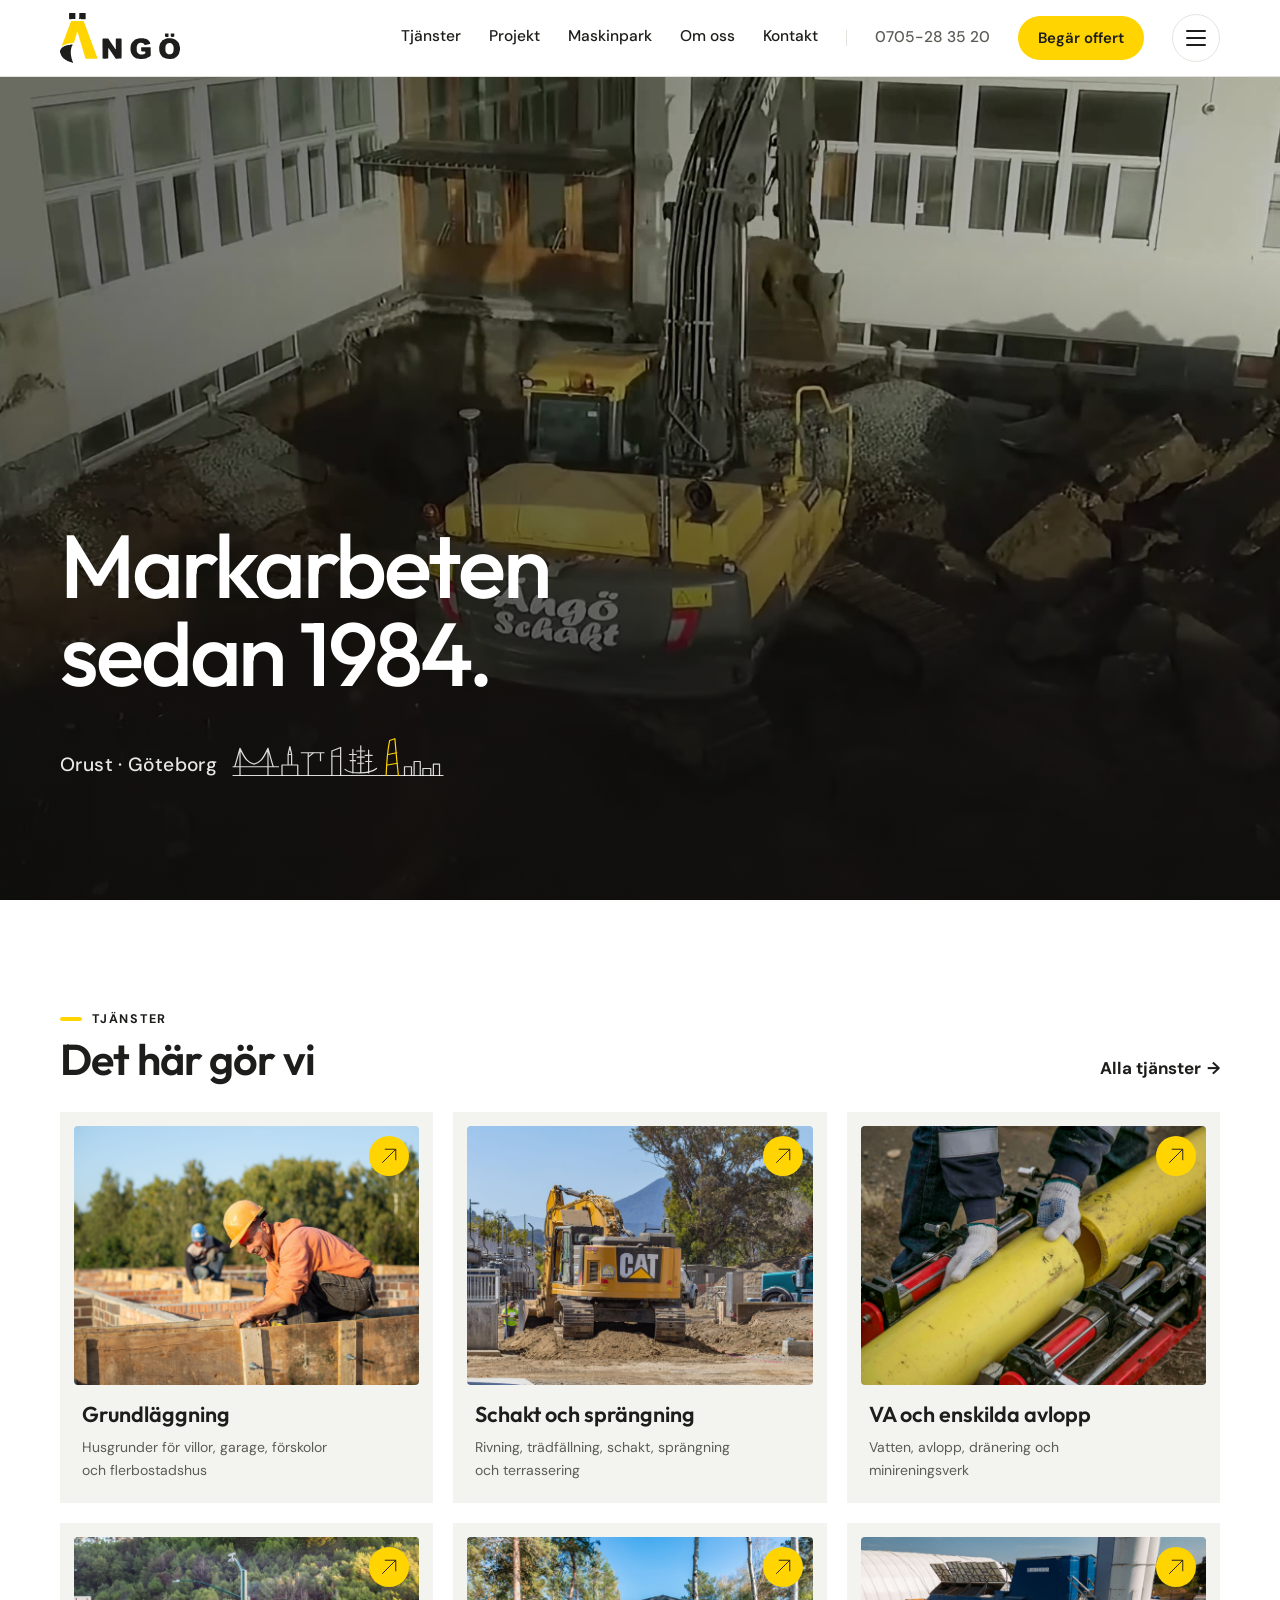
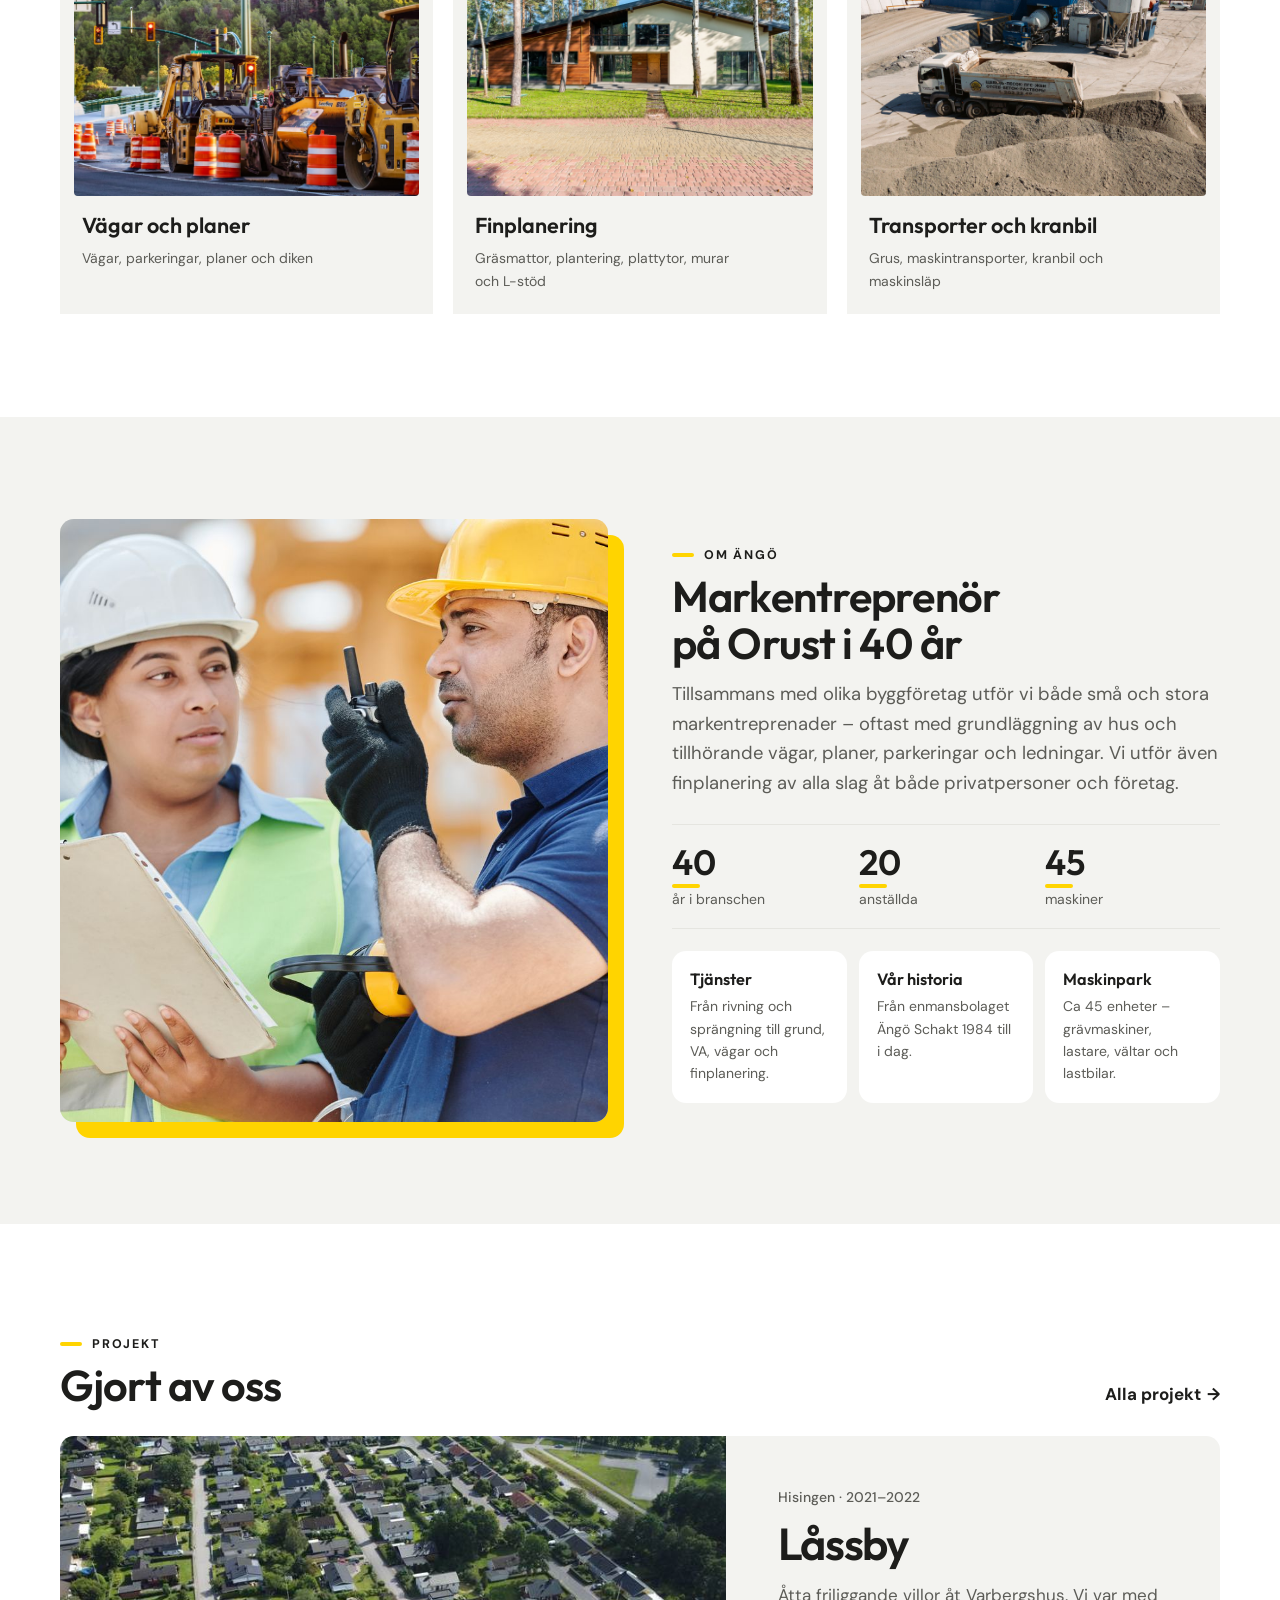
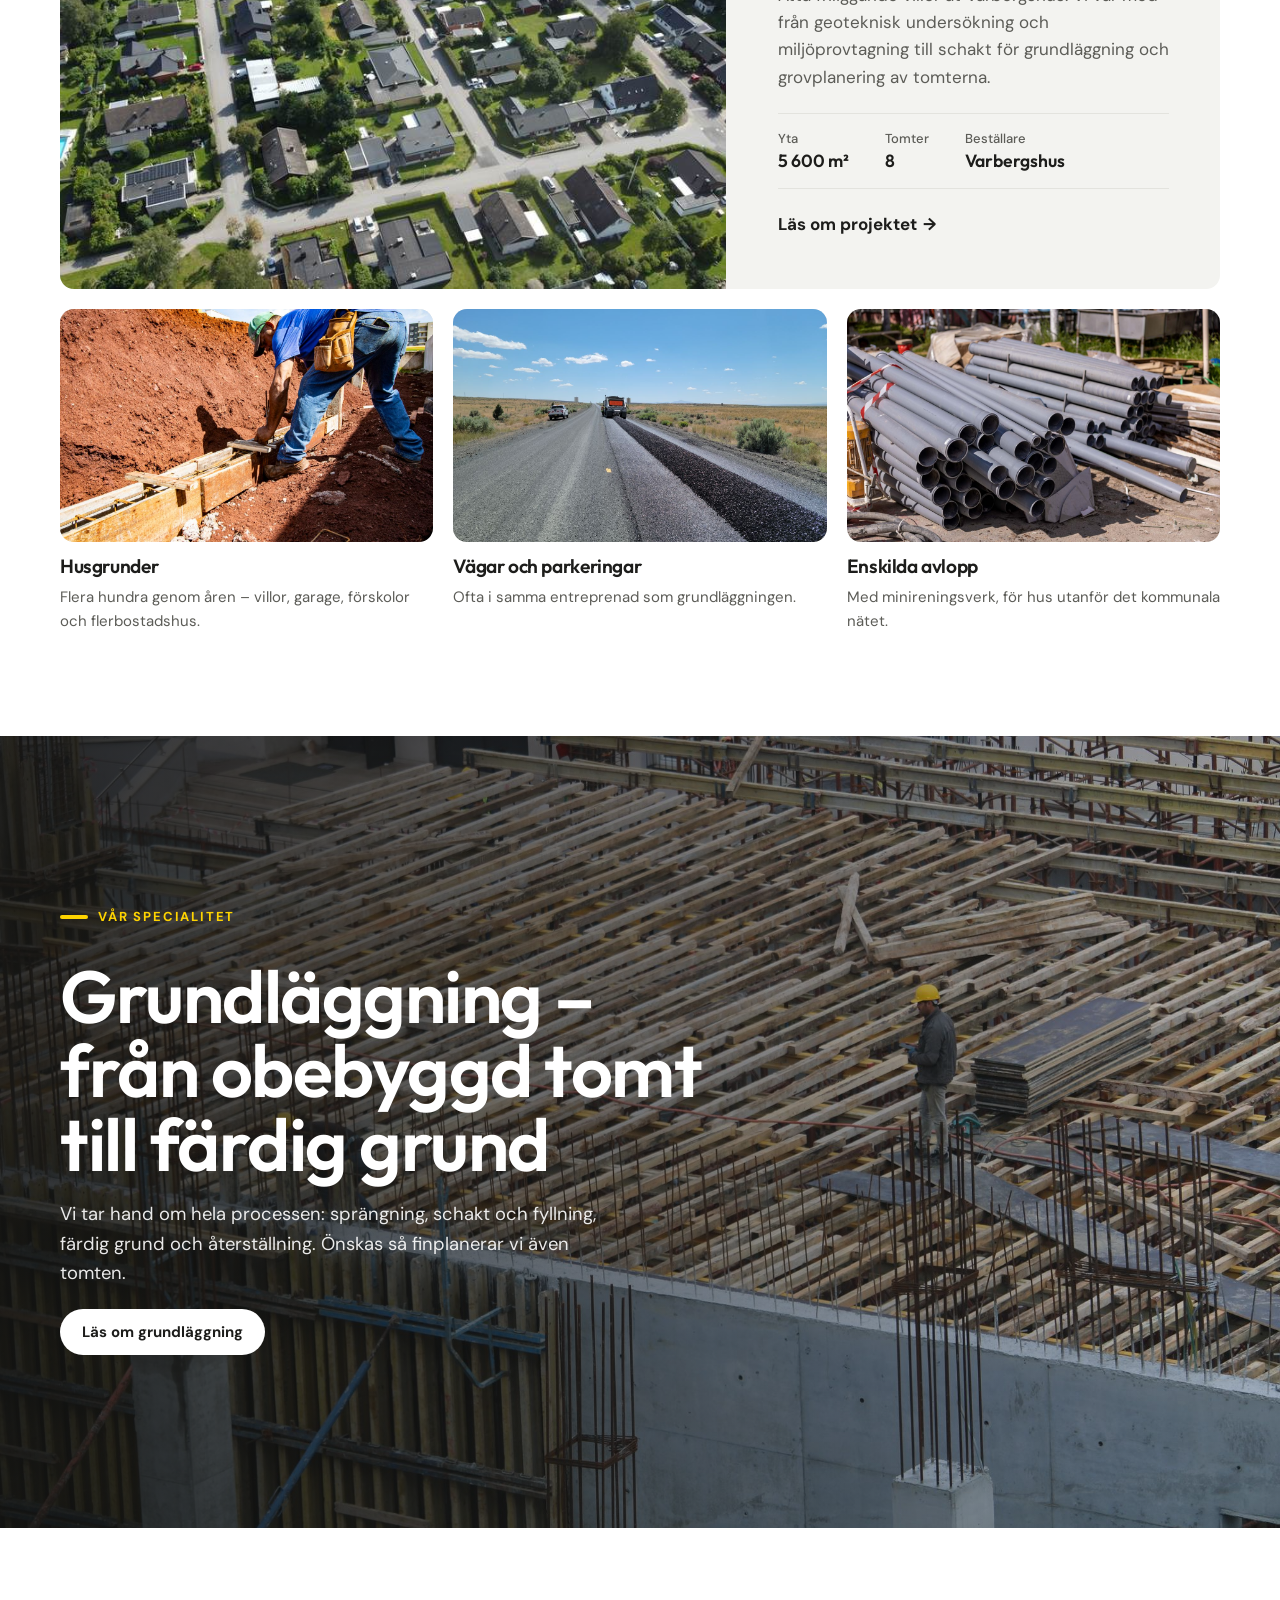
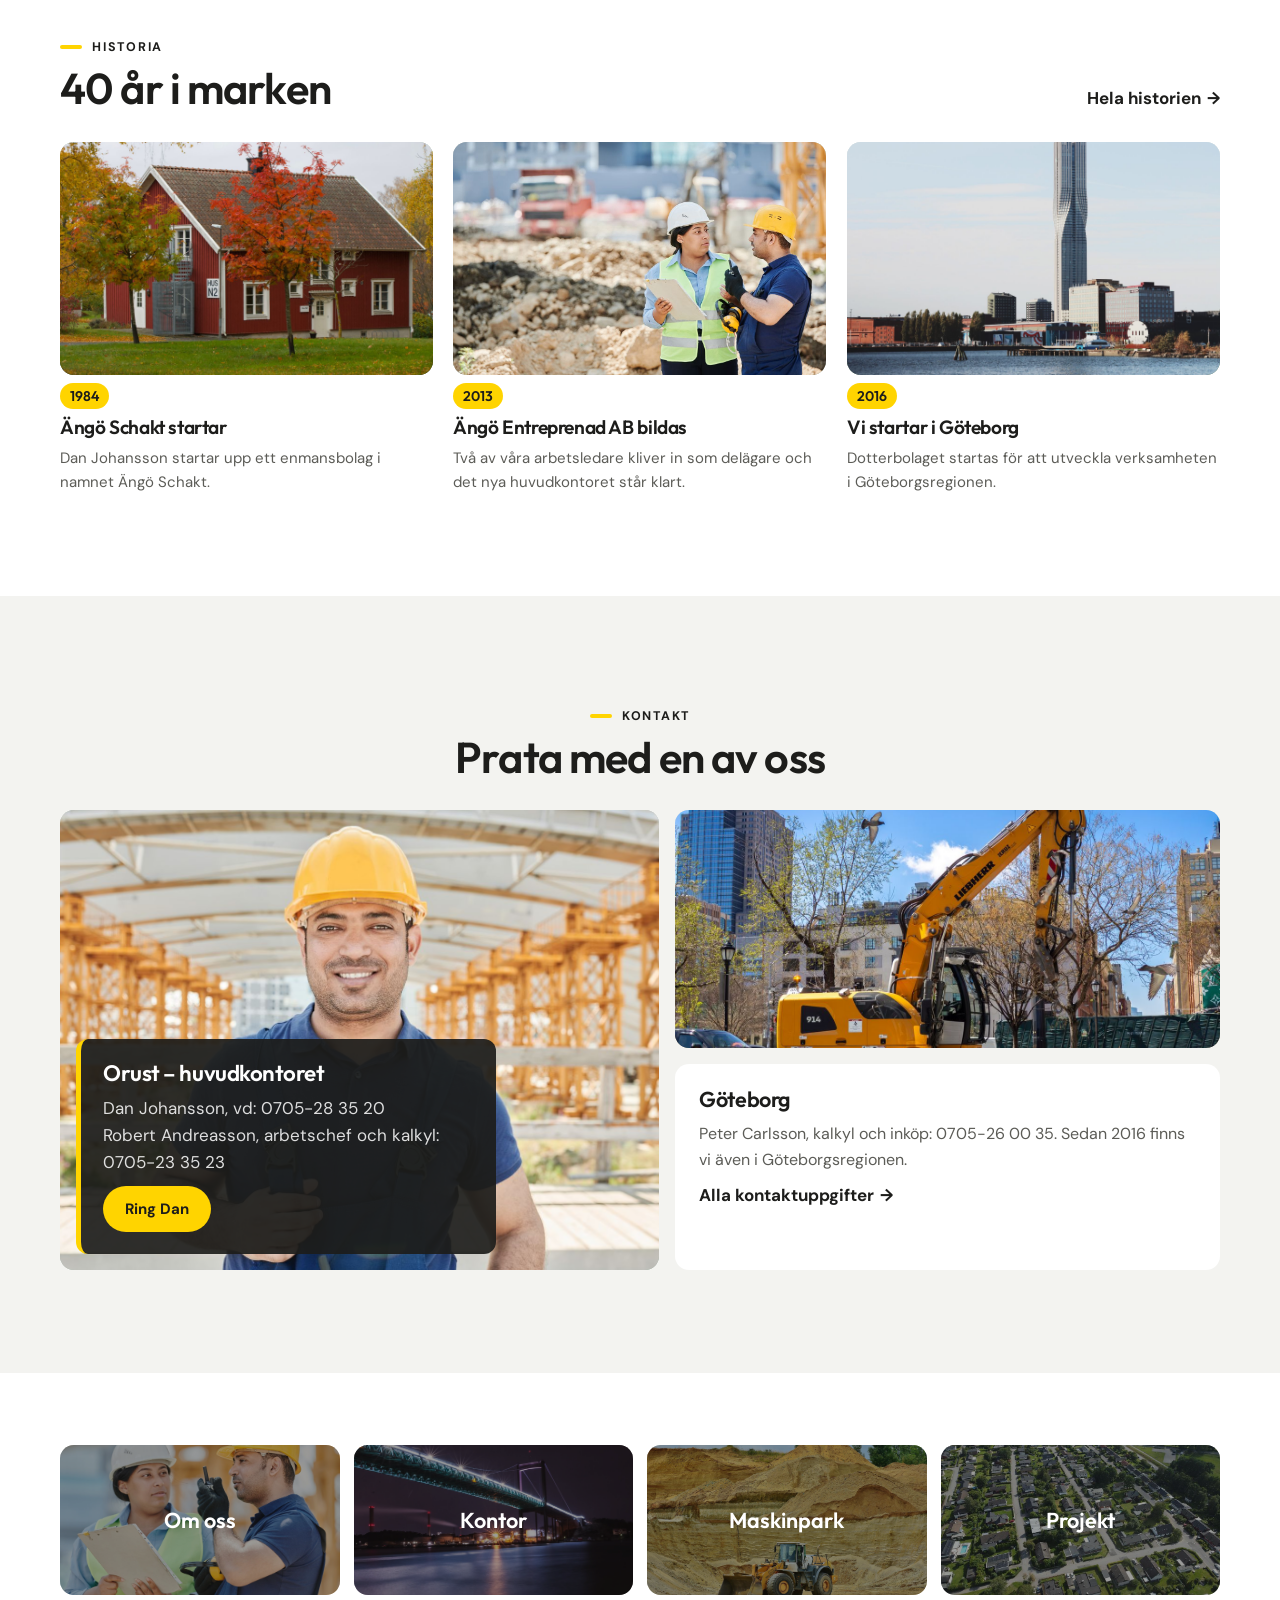
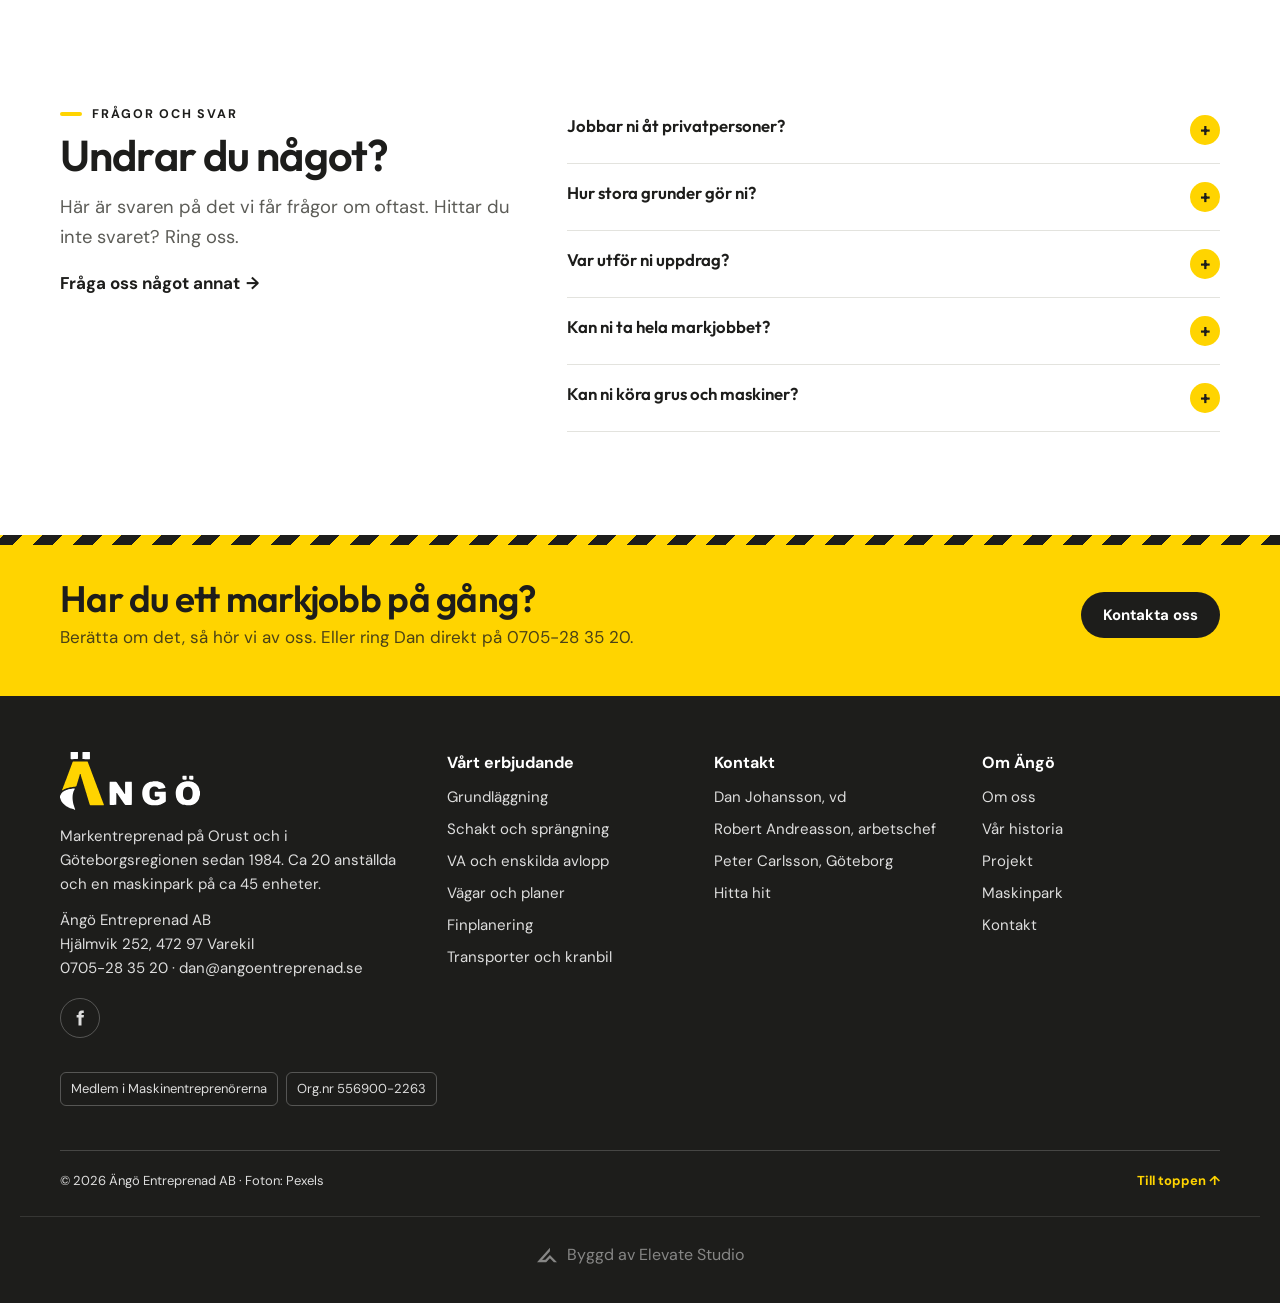
<file: docs/index.html>
<!doctype html>
<html lang="sv">
<head>
<meta charset="utf-8">
<meta name="viewport" content="width=device-width,initial-scale=1,viewport-fit=cover">
<title>Ängö Entreprenad – markentreprenad på Orust och i Göteborg</title>
<meta name="description" content="Ängö Entreprenad AB utför små och stora markentreprenader – husgrunder, vägar, planer, parkeringar, VA och finplanering – på Orust och i Göteborgsregionen sedan 1984.">
<link rel="preconnect" href="https://fonts.googleapis.com"><link rel="preconnect" href="https://fonts.gstatic.com" crossorigin>
<link rel="stylesheet" href="https://fonts.googleapis.com/css2?family=Outfit:wght@400;500;600;700&family=DM+Sans:opsz,wght@9..40,400;9..40,500;9..40,600;9..40,700&display=swap">
<link rel="stylesheet" href="assets/site.css">
<link rel="icon" href="data:image/svg+xml,<svg xmlns='http://www.w3.org/2000/svg' viewBox='0 0 32 32'><rect width='32' height='32' rx='7' fill='%231d1d1b'/><path d='M10 25 15 9h4l5 16h-4l-3.2-11L14 25z' fill='%23ffd400'/><rect x='12' y='4' width='3' height='3' fill='%23ffd400'/><rect x='18' y='4' width='3' height='3' fill='%23ffd400'/></svg>">
</head>
<body>
<header>
  <div class="in nav">
    <a class="logo" href="index.html" aria-label="Ängö Entreprenad, till toppen"><img src="img/ango-logo.svg" alt="Ängö Entreprenad" width="120" height="50"></a>
    <nav class="mainnav" aria-label="Huvudmeny"><a href="tjanster.html">Tjänster</a><a href="projekt.html">Projekt</a><a href="maskinpark.html">Maskinpark</a><a href="om-oss.html">Om oss</a><a href="kontakt.html">Kontakt</a></nav>
    <a class="navphone" href="tel:+46705283520">0705-28 35 20</a>
    <a class="btn btn-g navcta" href="kontakt.html">Begär offert</a>
    <button class="burger" id="burger" aria-expanded="false" aria-controls="overlay" aria-label="Öppna menyn"><span></span><span></span><span></span></button>
  </div>
</header>
<div class="overlay" id="overlay" aria-hidden="true" inert>
  <div class="ov-top"><a class="logo" href="index.html"><img src="img/ango-logo-vit.svg" alt="Ängö Entreprenad" width="120" height="50"></a><button class="ov-close" id="menuClose" type="button" aria-label="Stäng menyn">Stäng <svg viewBox="0 0 20 20" fill="none" stroke="currentColor" stroke-width="2.2" aria-hidden="true"><path d="M4 4l12 12M16 4 4 16"/></svg></button></div>
  <nav class="ov-nav" aria-label="Meny">
    <ul class="ov-main"><li><a href="tjanster.html">Tjänster</a></li><li><a href="projekt.html">Projekt</a></li><li><a href="maskinpark.html">Maskinpark</a></li><li><a href="om-oss.html">Om oss</a></li><li><a href="kontakt.html">Kontakt</a></li></ul>
    <div class="ov-cols">
      <div><p class="ov-h">Tjänster</p><ul class="ov-list"><li><a href="tjanst-grundlaggning.html">Grundläggning</a></li><li><a href="tjanst-schakt.html">Schakt och sprängning</a></li><li><a href="tjanst-va.html">VA och enskilda avlopp</a></li><li><a href="tjanst-vagar.html">Vägar och planer</a></li><li><a href="tjanst-finplanering.html">Finplanering</a></li><li><a href="tjanst-transporter.html">Transporter och kranbil</a></li></ul></div>
      <div><p class="ov-h">Kontakt</p><ul class="ov-list"><li><a href="tel:+46705283520">0705-28 35 20</a></li><li><a href="mailto:dan@angoentreprenad.se">dan@angoentreprenad.se</a></li><li>Hjälmvik 252, 472 97 Varekil</li></ul></div>
    </div>
  </nav>
</div>
<main id="top">
  <section class="hero hero-video" aria-label="Välkommen">
    <div class="ph"><video class="photo" autoplay muted loop playsinline preload="auto" poster="img/hero-poster.jpg" aria-hidden="true"><source src="video/hero.mp4" type="video/mp4" media="(min-width: 768px)"><source src="video/hero-mobil.mp4" type="video/mp4"></video></div>
    <div class="in hero-copy">
      <h1>Markarbeten<br>sedan 1984.</h1>
      <p class="hero-place"><span>Orust · Göteborg</span><svg class="skyline" viewBox="0 0 240 48" fill="none" aria-hidden="true">
        <path pathLength="1" d="M0 44H240"/>
        <path pathLength="1" d="M0 34H52M8 44V13M40 44V13M8 13C14 26 18 30 24 31C30 30 34 26 40 13M2 34C4 28 6 20 8 13M46 34C44 28 42 20 40 13"/>
        <path pathLength="1" d="M56 44V32H74V44M63 32V20H67V32M63 20L65 11L67 20"/>
        <path pathLength="1" d="M86 44V18M78 18H104M86 23L92 18M100 18V27"/>
        <path pathLength="1" d="M113 44V16L123 12V44M113 22H123"/>
        <path pathLength="1" d="M128 37C134 42.5 156 42.5 164 36M137 41V14M146 41V10M155 41V15M133 20H141M134 27H140M141.5 16H150.5M142 23H150M142.5 30H149.5M151 21H159M151.5 28H158.5"/>
        <path pathLength="1" d="M175 44C175.5 30 177 14 179 4L185 2C186 14 187.5 30 189 44M177.5 20L187 18M176.5 32L188 30"/>
        <path pathLength="1" d="M196 44V34H204V44M207 44V28H214V44M217 44V36H226V44M229 44V31H236V44"/>
      </svg></p>
    </div>
  </section>

  <section id="tjanster">
    <div class="in">
      <div class="headrow"><div><span class="eyebrow">Tjänster</span><h2>Det här gör vi</h2></div><a class="arrow" href="tjanster.html">Alla tjänster</a></div>
      <div class="tiles"><a class="tile" href="tjanst-grundlaggning.html"><img class="photo" src="img/grundlaggning.jpg" alt="" loading="lazy" style="object-position:50% 50%"><svg class="arr" viewBox="0 0 52 52" fill="none" stroke-width="2.2" aria-hidden="true"><path d="M10 42 42 10M16 10h26v26"/></svg><span><b>Grundläggning</b><small>Husgrunder för villor, garage, förskolor och flerbostadshus</small></span></a><a class="tile" href="tjanst-schakt.html"><img class="photo" src="img/schakt.jpg" alt="" loading="lazy" style="object-position:50% 50%"><svg class="arr" viewBox="0 0 52 52" fill="none" stroke-width="2.2" aria-hidden="true"><path d="M10 42 42 10M16 10h26v26"/></svg><span><b>Schakt och sprängning</b><small>Rivning, trädfällning, schakt, sprängning och terrassering</small></span></a><a class="tile" href="tjanst-va.html"><img class="photo" src="img/va-ror.jpg" alt="" loading="lazy" style="object-position:50% 50%"><svg class="arr" viewBox="0 0 52 52" fill="none" stroke-width="2.2" aria-hidden="true"><path d="M10 42 42 10M16 10h26v26"/></svg><span><b>VA och enskilda avlopp</b><small>Vatten, avlopp, dränering och minireningsverk</small></span></a><a class="tile" href="tjanst-vagar.html"><img class="photo" src="img/vagar.jpg" alt="" loading="lazy" style="object-position:50% 60%"><svg class="arr" viewBox="0 0 52 52" fill="none" stroke-width="2.2" aria-hidden="true"><path d="M10 42 42 10M16 10h26v26"/></svg><span><b>Vägar och planer</b><small>Vägar, parkeringar, planer och diken</small></span></a><a class="tile" href="tjanst-finplanering.html"><img class="photo" src="img/finplanering.jpg" alt="" loading="lazy" style="object-position:50% 60%"><svg class="arr" viewBox="0 0 52 52" fill="none" stroke-width="2.2" aria-hidden="true"><path d="M10 42 42 10M16 10h26v26"/></svg><span><b>Finplanering</b><small>Gräsmattor, plantering, plattytor, murar och L-stöd</small></span></a><a class="tile" href="tjanst-transporter.html"><img class="photo" src="img/transporter.jpg" alt="" loading="lazy" style="object-position:50% 50%"><svg class="arr" viewBox="0 0 52 52" fill="none" stroke-width="2.2" aria-hidden="true"><path d="M10 42 42 10M16 10h26v26"/></svg><span><b>Transporter och kranbil</b><small>Grus, maskintransporter, kranbil och maskinsläp</small></span></a></div>
    </div>
  </section>

  <section class="about" id="om">
    <div class="in about2">
      <div class="media"><div class="ph"><img class="photo" src="img/team.jpg" alt="Arbetsledare som går igenom en ritning" loading="lazy" style="object-position:50% 40%"></div></div>
      <div class="txt">
        <span class="eyebrow">Om Ängö</span><h2 style="margin-top:8px">Markentreprenör på Orust i 40 år</h2>
        <p class="lead" style="margin-top:14px">Tillsammans med olika byggföretag utför vi både små och stora markentreprenader – oftast med grundläggning av hus och tillhörande vägar, planer, parkeringar och ledningar. Vi utför även finplanering av alla slag åt både privatpersoner och företag.</p>
        <div class="facts"><div><b>40</b><span>år i branschen</span></div><div><b>20</b><span>anställda</span></div><div><b>45</b><span>maskiner</span></div></div>
        <div class="minis">
          <a class="mini" href="tjanster.html"><b>Tjänster</b><span>Från rivning och sprängning till grund, VA, vägar och finplanering.</span></a>
          <a class="mini" href="om-oss.html#historia"><b>Vår historia</b><span>Från enmansbolaget Ängö Schakt 1984 till i dag.</span></a>
          <a class="mini" href="maskinpark.html"><b>Maskinpark</b><span>Ca 45 enheter – grävmaskiner, lastare, vältar och lastbilar.</span></a>
        </div>
      </div>
    </div>
  </section>

  <section id="projekt" class="projects">
    <div class="in">
      <div class="headrow"><div><span class="eyebrow">Projekt</span><h2 style="margin-top:8px">Gjort av oss</h2></div><a class="arrow" href="projekt.html">Alla projekt</a></div>
      <a class="feat" href="projekt-lassby.html">
        <div class="ph"><img class="photo" src="img/villaomrade.jpg" alt="Låssby, Hisingen" loading="lazy" style="object-position:50% 50%"></div>
        <div class="feat-body">
          <small>Hisingen · 2021–2022</small>
          <h3>Låssby</h3>
          <p>Åtta friliggande villor åt Varbergshus. Vi var med från geoteknisk undersökning och miljöprovtagning till schakt för grundläggning och grovplanering av tomterna.</p>
          <dl class="feat-facts"><div><dt>Yta</dt><dd>5 600 m²</dd></div><div><dt>Tomter</dt><dd>8</dd></div><div><dt>Beställare</dt><dd>Varbergshus</dd></div></dl>
          <span class="arrow">Läs om projektet</span>
        </div>
      </a>
      <div class="more3">
        <a href="tjanst-grundlaggning.html"><div class="ph"><img class="photo" src="img/husgrund.jpg" alt="Husgrund" loading="lazy" style="object-position:50% 50%"></div><h3>Husgrunder</h3><p>Flera hundra genom åren – villor, garage, förskolor och flerbostadshus.</p></a>
        <a href="tjanst-vagar.html"><div class="ph"><img class="photo" src="img/asfalt.jpg" alt="Väg" loading="lazy" style="object-position:50% 50%"></div><h3>Vägar och parkeringar</h3><p>Ofta i samma entreprenad som grundläggningen.</p></a>
        <a href="tjanst-va.html"><div class="ph"><img class="photo" src="img/ror.jpg" alt="Rör" loading="lazy" style="object-position:50% 50%"></div><h3>Enskilda avlopp</h3><p>Med minireningsverk, för hus utanför det kommunala nätet.</p></a>
      </div>
    </div>
  </section>

  <section class="band" id="erbjudande" aria-label="Grundläggning som helhet">
    <div class="ph site" style="--g:linear-gradient(180deg,#5d4630,#2f2418)"><img class="photo" src="img/armering.jpg" alt="" loading="lazy" style="object-position:50% 50%"></div>
    <div class="in">
      <span class="kicker">Vår specialitet</span>
      <h2>Grundläggning – från obebyggd tomt till färdig grund</h2>
      <p>Vi tar hand om hela processen: sprängning, schakt och fyllning, färdig grund och återställning. Önskas så finplanerar vi även tomten.</p>
      <div><a class="btn btn-w" href="tjanst-grundlaggning.html">Läs om grundläggning</a></div>
    </div>
  </section>

  <section id="historia">
    <div class="in">
      <div class="headrow"><div><span class="eyebrow">Historia</span><h2 style="margin-top:8px">40 år i marken</h2></div><a class="arrow" href="om-oss.html#historia">Hela historien</a></div>
      <div class="newsgrid">
        <a class="news" data-tilt href="om-oss.html#historia"><div class="ph forest"><img class="photo" src="img/orust-hus.jpg" alt="" loading="lazy" style="object-position:50% 60%"></div><time datetime="1984">1984</time><h3>Ängö Schakt startar</h3><p>Dan Johansson startar upp ett enmansbolag i namnet Ängö Schakt.</p></a>
        <a class="news" data-tilt href="om-oss.html#historia"><div class="ph people"><img class="photo" src="img/arbetsledare.jpg" alt="" loading="lazy" style="object-position:50% 40%"></div><time datetime="2013">2013</time><h3>Ängö Entreprenad AB bildas</h3><p>Två av våra arbetsledare kliver in som delägare och det nya huvudkontoret står klart.</p></a>
        <a class="news" data-tilt href="om-oss.html#historia"><div class="ph house"><img class="photo" src="img/goteborg.jpg" alt="" loading="lazy" style="object-position:50% 50%"></div><time datetime="2016">2016</time><h3>Vi startar i Göteborg</h3><p>Dotterbolaget startas för att utveckla verksamheten i Göteborgsregionen.</p></a>
      </div>
    </div>
  </section>

  <section class="jobs" id="kontakta" style="background:var(--white)">
    <div class="in">
      <div class="center" style="margin-bottom:30px"><span class="eyebrow">Kontakt</span><h2 style="margin-top:8px">Prata med en av oss</h2></div>
      <div class="jobgrid">
        <div class="big"><div class="ph people"><img class="photo" src="img/medarbetare.jpg" alt="" loading="lazy" style="object-position:50% 30%"></div>
          <div class="card"><h3 style="font-size:1.4rem">Orust – huvudkontoret</h3><p style="color:rgb(255 255 255/.85)">Dan Johansson, vd: 0705-28 35 20<br>Robert Andreasson, arbetschef och kalkyl: 0705-23 35 23</p><div><a class="btn btn-w" href="tel:+46705283520">Ring Dan</a></div></div></div>
        <div class="side">
          <div class="ph site"><img class="photo" src="img/hjulgravare.jpg" alt="" loading="lazy" style="object-position:50% 50%"></div>
          <div class="card2"><h3 style="font-size:1.35rem">Göteborg</h3><p class="lead" style="font-size:1rem">Peter Carlsson, kalkyl och inköp: 0705-26 00 35. Sedan 2016 finns vi även i Göteborgsregionen.</p><a class="arrow" href="kontakt.html">Alla kontaktuppgifter</a></div>
        </div>
      </div>
    </div>
  </section>

  <section id="genvagar" class="quick">
    <div class="in">
      <div class="shortcuts" aria-label="Genvägar" style="margin-top:0">
        <a class="sc" href="om-oss.html"><div class="ph"><img class="photo" src="img/team.jpg" alt="" loading="lazy" style="object-position:50% 50%"></div><b>Om oss</b></a>
        <a class="sc" href="kontakt.html#kontor"><div class="ph"><img class="photo" src="img/alvsborgsbron.jpg" alt="" loading="lazy" style="object-position:50% 50%"></div><b>Kontor</b></a>
        <a class="sc" href="maskinpark.html"><div class="ph"><img class="photo" src="img/hjullastare.jpg" alt="" loading="lazy" style="object-position:50% 50%"></div><b>Maskinpark</b></a>
        <a class="sc" href="projekt.html"><div class="ph"><img class="photo" src="img/villaomrade.jpg" alt="" loading="lazy" style="object-position:50% 50%"></div><b>Projekt</b></a>
      </div>
    </div>
  </section>

  <section id="faq">
    <div class="in faq">
      <div><span class="eyebrow">Frågor och svar</span><h2 style="margin-top:8px">Undrar du något?</h2><p class="lead" style="margin-top:14px">Här är svaren på det vi får frågor om oftast. Hittar du inte svaret? Ring oss.</p><a class="arrow" style="margin-top:18px" href="kontakt.html">Fråga oss något annat</a></div>
      <div>
        <details><summary>Jobbar ni åt privatpersoner?</summary><p>Ja. Vi utför finplanering av alla slag åt både privatpersoner och företag, och gör även husgrunder, VA och enskilda avlopp åt privatpersoner.</p></details>
        <details><summary>Hur stora grunder gör ni?</summary><p>Både stora och små. Vi har gjort flera hundra husgrunder genom åren – från villor och garage till stora förskolor och flerbostadshus.</p></details>
        <details><summary>Var utför ni uppdrag?</summary><p>Huvudkontoret ligger på Hjälmvik, Orust. Sedan 2016 finns vi även i Göteborgsregionen.</p></details>
        <details><summary>Kan ni ta hela markjobbet?</summary><p>Ja. Från obebyggd tomt via sprängning, schakt och fyllning till färdig grund och återställning – och finplanering om du vill.</p></details>
        <details><summary>Kan ni köra grus och maskiner?</summary><p>Ja. Våra lastbilar kör grus och maskiner, och vi har även kranbil och maskinsläp.</p></details>
      </div>
    </div>
  </section>
</main>
<section class="fcta" aria-label="Kontakta oss">
  <div class="in"><div><h2>Har du ett markjobb på gång?</h2><p>Berätta om det, så hör vi av oss. Eller ring Dan direkt på 0705-28 35 20.</p></div><a class="btn btn-w" href="kontakt.html">Kontakta oss</a></div>
</section>
<footer>
  <div class="in">
    <div class="fgrid">
      <div><a class="logo" href="index.html"><img src="img/ango-logo-vit.svg" alt="Ängö Entreprenad" width="120" height="50"></a>
        <p style="margin-top:14px;max-width:36ch">Markentreprenad på Orust och i Göteborgsregionen sedan 1984. Ca 20 anställda och en maskinpark på ca 45 enheter.</p>
        <p style="margin-top:12px">Ängö Entreprenad AB<br>Hjälmvik 252, 472 97 Varekil<br><a href="tel:+46705283520">0705-28 35 20</a> · <a href="mailto:dan@angoentreprenad.se">dan@angoentreprenad.se</a></p>
        <div class="social"><a href="https://www.facebook.com/angoentreprenad/" target="_blank" rel="noopener" aria-label="Facebook (öppnas i ny flik)"><svg viewBox="0 0 24 24" aria-hidden="true"><path d="M14 8V6.5c0-.7.5-1.2 1.2-1.2H17V2h-2.8C11.6 2 10 3.7 10 6.3V8H7.5v3.3H10V22h4V11.3h2.8l.5-3.3z"/></svg></a></div>
      </div>
      <div><h4>Vårt erbjudande</h4><ul><li><a href="tjanst-grundlaggning.html">Grundläggning</a></li><li><a href="tjanst-schakt.html">Schakt och sprängning</a></li><li><a href="tjanst-va.html">VA och enskilda avlopp</a></li><li><a href="tjanst-vagar.html">Vägar och planer</a></li><li><a href="tjanst-finplanering.html">Finplanering</a></li><li><a href="tjanst-transporter.html">Transporter och kranbil</a></li></ul></div>
      <div><h4>Kontakt</h4><ul><li><a href="tel:+46705283520">Dan Johansson, vd</a></li><li><a href="tel:+46705233523">Robert Andreasson, arbetschef</a></li><li><a href="tel:+46705260035">Peter Carlsson, Göteborg</a></li><li><a href="https://www.google.com/maps/search/?api=1&query=Hj%C3%A4lmvik+252+472+97+Varekil" target="_blank" rel="noopener">Hitta hit</a></li></ul></div>
      <div><h4>Om Ängö</h4><ul><li><a href="om-oss.html">Om oss</a></li><li><a href="om-oss.html#historia">Vår historia</a></li><li><a href="projekt.html">Projekt</a></li><li><a href="maskinpark.html">Maskinpark</a></li><li><a href="kontakt.html">Kontakt</a></li></ul></div>
    </div>
    <div class="certs" aria-label="Medlemskap"><span>Medlem i Maskinentreprenörerna</span><span>Org.nr 556900-2263</span></div>
    <div class="fbottom"><span>© 2026 Ängö Entreprenad AB · Foton: Pexels</span><a class="totop" href="#" data-top>Till toppen ↑</a></div>
  </div>
<!-- elevate-credit -->
<style>.elevate-credit{max-width:1240px;margin:24px auto 0;padding:20px 16px 0;border-top:1px solid rgba(128,128,128,.25);display:flex;justify-content:center;box-sizing:border-box}.elevate-credit a{display:inline-flex;align-items:center;gap:10px;padding:8px 0;font:inherit;font-size:15px;line-height:1;color:inherit;opacity:.55;text-decoration:none;transition:opacity .2s}.elevate-credit a:hover,.elevate-credit a:focus-visible{opacity:1}.elevate-credit svg{width:20px;height:20px;flex:none;display:block}@media(min-width:1024px){.elevate-credit a{font-size:16px}}</style>
<div class="elevate-credit"><a href="https://elevatestudio.nu" target="_blank" rel="noopener"><svg viewBox="0 0 1884.3 1353.9" aria-hidden="true"><path d="M0.0 1353.9 L1218.7 0.0 L1218.7 329.1 L479.7 1136.4 L786.7 1132.4 L1215.5 687.4 L1884.3 1349.9 L1590.1 1349.9 L1218.6 994.7 L865.4 1349.9Z" fill="currentColor"/></svg>Byggd av Elevate Studio</a></div>
</footer>
<script src="assets/site.js"></script>
</body>
</html>
</file>
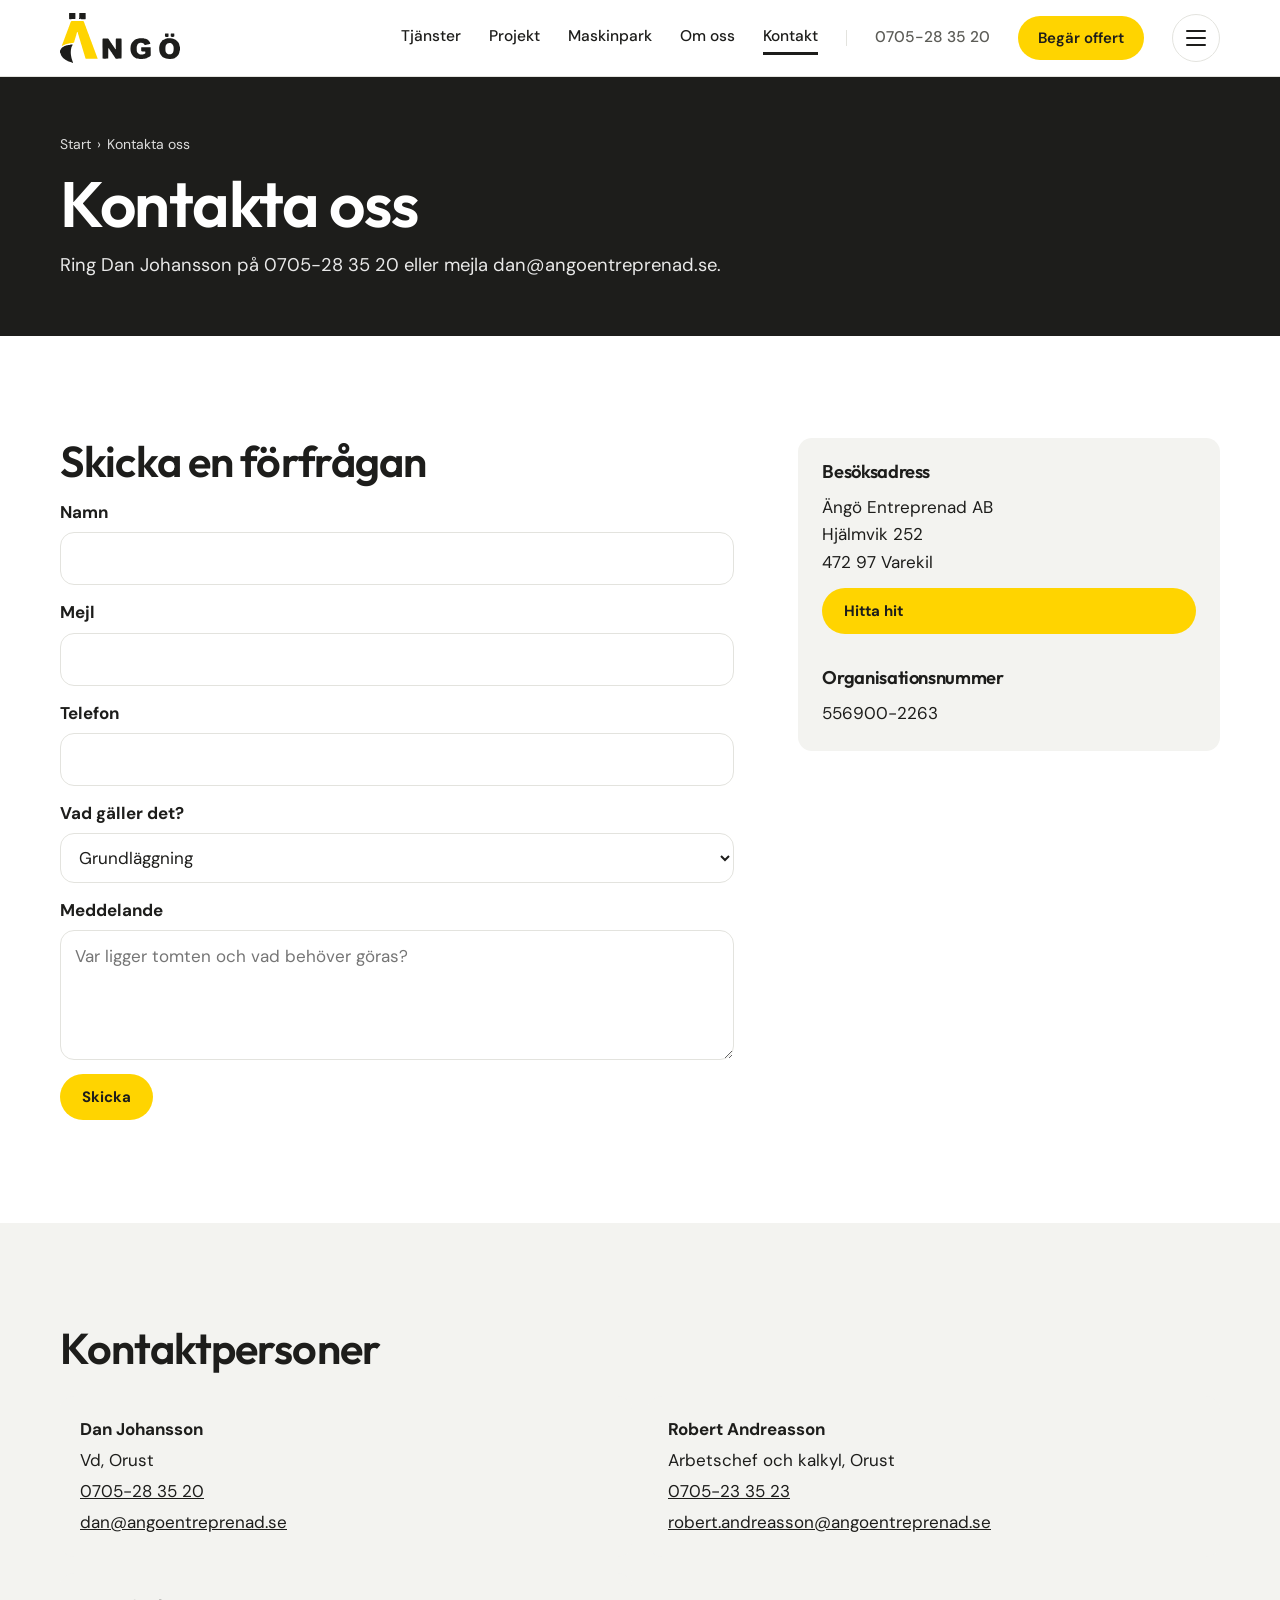
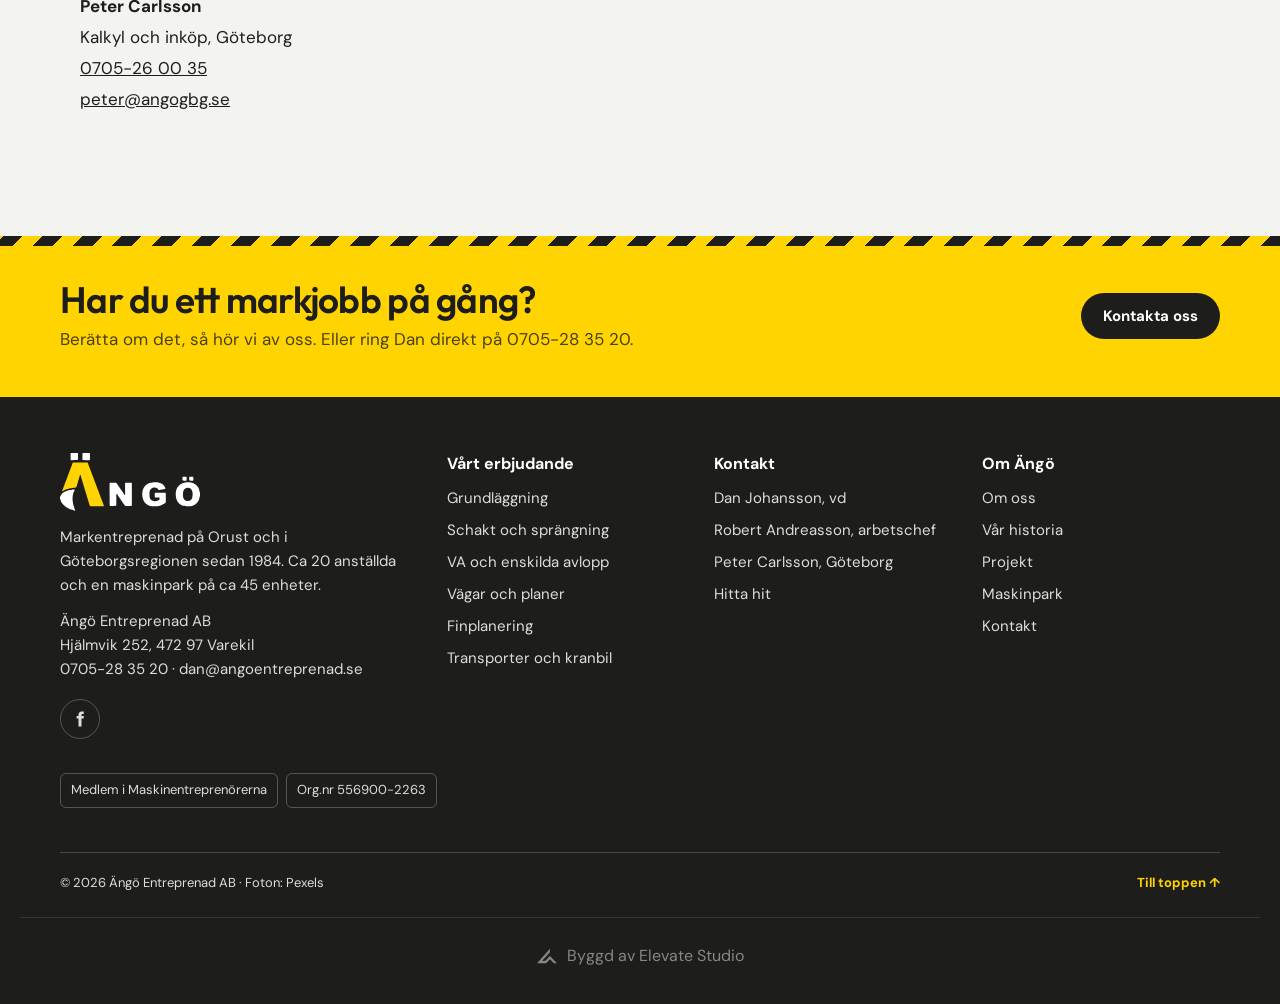
<file: docs/kontakt.html>
<!doctype html>
<html lang="sv">
<head>
<meta charset="utf-8">
<meta name="viewport" content="width=device-width,initial-scale=1,viewport-fit=cover">
<title>Kontakt – Ängö Entreprenad</title>
<meta name="description" content="Kontakta Ängö Entreprenad på Orust och i Göteborg.">
<link rel="preconnect" href="https://fonts.googleapis.com"><link rel="preconnect" href="https://fonts.gstatic.com" crossorigin>
<link rel="stylesheet" href="https://fonts.googleapis.com/css2?family=Outfit:wght@400;500;600;700&family=DM+Sans:opsz,wght@9..40,400;9..40,500;9..40,600;9..40,700&display=swap">
<link rel="stylesheet" href="assets/site.css">
<link rel="icon" href="data:image/svg+xml,<svg xmlns='http://www.w3.org/2000/svg' viewBox='0 0 32 32'><rect width='32' height='32' rx='7' fill='%231d1d1b'/><path d='M10 25 15 9h4l5 16h-4l-3.2-11L14 25z' fill='%23ffd400'/><rect x='12' y='4' width='3' height='3' fill='%23ffd400'/><rect x='18' y='4' width='3' height='3' fill='%23ffd400'/></svg>">
</head>
<body>
<header>
  <div class="in nav">
    <a class="logo" href="index.html" aria-label="Ängö Entreprenad, till startsidan"><img src="img/ango-logo.svg" alt="Ängö Entreprenad" width="120" height="50"></a>
    <nav class="mainnav" aria-label="Huvudmeny"><a href="tjanster.html">Tjänster</a><a href="projekt.html">Projekt</a><a href="maskinpark.html">Maskinpark</a><a href="om-oss.html">Om oss</a><a href="kontakt.html" aria-current="page">Kontakt</a></nav>
    <a class="navphone" href="tel:+46705283520">0705-28 35 20</a>
    <a class="btn btn-g navcta" href="kontakt.html">Begär offert</a>
    <button class="burger" id="burger" aria-expanded="false" aria-controls="overlay" aria-label="Öppna menyn"><span></span><span></span><span></span></button>
  </div>
</header>
<div class="overlay" id="overlay" aria-hidden="true" inert>
  <div class="ov-top"><a class="logo" href="index.html"><img src="img/ango-logo-vit.svg" alt="Ängö Entreprenad" width="120" height="50"></a><button class="ov-close" id="menuClose" type="button" aria-label="Stäng menyn">Stäng <svg viewBox="0 0 20 20" fill="none" stroke="currentColor" stroke-width="2.2" aria-hidden="true"><path d="M4 4l12 12M16 4 4 16"/></svg></button></div>
  <nav class="ov-nav" aria-label="Meny">
    <ul class="ov-main"><li><a href="tjanster.html">Tjänster</a></li><li><a href="projekt.html">Projekt</a></li><li><a href="maskinpark.html">Maskinpark</a></li><li><a href="om-oss.html">Om oss</a></li><li><a href="kontakt.html" aria-current="page">Kontakt</a></li></ul>
    <div class="ov-cols">
      <div><p class="ov-h">Tjänster</p><ul class="ov-list"><li><a href="tjanst-grundlaggning.html">Grundläggning</a></li><li><a href="tjanst-schakt.html">Schakt och sprängning</a></li><li><a href="tjanst-va.html">VA och enskilda avlopp</a></li><li><a href="tjanst-vagar.html">Vägar och planer</a></li><li><a href="tjanst-finplanering.html">Finplanering</a></li><li><a href="tjanst-transporter.html">Transporter och kranbil</a></li></ul></div>
      <div><p class="ov-h">Kontakt</p><ul class="ov-list"><li><a href="tel:+46705283520">0705-28 35 20</a></li><li><a href="mailto:dan@angoentreprenad.se">dan@angoentreprenad.se</a></li><li>Hjälmvik 252, 472 97 Varekil</li></ul></div>
    </div>
  </nav>
</div>
<main>
<section class="phero plain"><div class="in"><nav class="crumbs" aria-label="Brödsmulor"><a href="index.html">Start</a> <span aria-hidden="true">›</span> <span>Kontakta oss</span></nav><h1>Kontakta oss</h1><p>Ring Dan Johansson på 0705-28 35 20 eller mejla dan@angoentreprenad.se.</p></div></section><section><div class="in content"><form class="cform" data-mail="dan@angoentreprenad.se">
    <h2>Skicka en förfrågan</h2>
    <label for="cn">Namn<input id="cn" name="namn" data-label="Namn" required autocomplete="name"></label>
    <label for="ce">Mejl<input id="ce" name="mejl" data-label="Mejl" type="email" required autocomplete="email"></label>
    <label for="cp">Telefon<input id="cp" name="telefon" data-label="Telefon" type="tel" autocomplete="tel"></label>
    <label for="ct">Vad gäller det?<select id="ct" name="typ" data-label="Gäller"><option>Grundläggning</option><option>Schakt och sprängning</option><option>VA eller enskilt avlopp</option><option>Väg eller parkering</option><option>Finplanering</option><option>Transporter eller kranbil</option><option>Annat</option></select></label>
    <label for="cm">Meddelande<textarea id="cm" name="meddelande" data-label="Meddelande" required placeholder="Var ligger tomten och vad behöver göras?"></textarea></label>
    <button class="btn btn-g" type="submit" style="justify-self:start">Skicka</button>
    <p class="form-ok" hidden tabindex="-1">Tack! Ditt mejlprogram öppnas med förfrågan ifylld – skicka mejlet så hör vi av oss.</p>
  </form>
  <aside class="aside"><h3>Besöksadress</h3><p>Ängö Entreprenad AB<br>Hjälmvik 252<br>472 97 Varekil</p><a class="btn btn-g" href="https://www.google.com/maps/search/?api=1&query=Hj%C3%A4lmvik+252+472+97+Varekil" target="_blank" rel="noopener">Hitta hit</a><h3 style="margin-top:22px">Organisationsnummer</h3><p>556900-2263</p></aside></div></section>
  <section class="related" id="kontor"><div class="in"><h2>Kontaktpersoner</h2><div class="offices" style="margin-top:24px"><div class="office"><b>Dan Johansson</b><span>Vd, Orust</span><span><a href="tel:+46705283520">0705-28 35 20</a></span><span><a href="mailto:dan@angoentreprenad.se">dan@angoentreprenad.se</a></span></div><div class="office"><b>Robert Andreasson</b><span>Arbetschef och kalkyl, Orust</span><span><a href="tel:+46705233523">0705-23 35 23</a></span><span><a href="mailto:robert.andreasson@angoentreprenad.se">robert.andreasson@angoentreprenad.se</a></span></div><div class="office"><b>Peter Carlsson</b><span>Kalkyl och inköp, Göteborg</span><span><a href="tel:+46705260035">0705-26 00 35</a></span><span><a href="mailto:peter@angogbg.se">peter@angogbg.se</a></span></div></div></div></section>
</main>
<section class="fcta" aria-label="Kontakta oss">
  <div class="in"><div><h2>Har du ett markjobb på gång?</h2><p>Berätta om det, så hör vi av oss. Eller ring Dan direkt på 0705-28 35 20.</p></div><a class="btn btn-w" href="kontakt.html">Kontakta oss</a></div>
</section>
<footer>
  <div class="in">
    <div class="fgrid">
      <div><a class="logo" href="index.html"><img src="img/ango-logo-vit.svg" alt="Ängö Entreprenad" width="120" height="50"></a>
        <p style="margin-top:14px;max-width:36ch">Markentreprenad på Orust och i Göteborgsregionen sedan 1984. Ca 20 anställda och en maskinpark på ca 45 enheter.</p>
        <p style="margin-top:12px">Ängö Entreprenad AB<br>Hjälmvik 252, 472 97 Varekil<br><a href="tel:+46705283520">0705-28 35 20</a> · <a href="mailto:dan@angoentreprenad.se">dan@angoentreprenad.se</a></p>
        <div class="social"><a href="https://www.facebook.com/angoentreprenad/" target="_blank" rel="noopener" aria-label="Facebook (öppnas i ny flik)"><svg viewBox="0 0 24 24" aria-hidden="true"><path d="M14 8V6.5c0-.7.5-1.2 1.2-1.2H17V2h-2.8C11.6 2 10 3.7 10 6.3V8H7.5v3.3H10V22h4V11.3h2.8l.5-3.3z"/></svg></a></div>
      </div>
      <div><h4>Vårt erbjudande</h4><ul><li><a href="tjanst-grundlaggning.html">Grundläggning</a></li><li><a href="tjanst-schakt.html">Schakt och sprängning</a></li><li><a href="tjanst-va.html">VA och enskilda avlopp</a></li><li><a href="tjanst-vagar.html">Vägar och planer</a></li><li><a href="tjanst-finplanering.html">Finplanering</a></li><li><a href="tjanst-transporter.html">Transporter och kranbil</a></li></ul></div>
      <div><h4>Kontakt</h4><ul><li><a href="tel:+46705283520">Dan Johansson, vd</a></li><li><a href="tel:+46705233523">Robert Andreasson, arbetschef</a></li><li><a href="tel:+46705260035">Peter Carlsson, Göteborg</a></li><li><a href="https://www.google.com/maps/search/?api=1&query=Hj%C3%A4lmvik+252+472+97+Varekil" target="_blank" rel="noopener">Hitta hit</a></li></ul></div>
      <div><h4>Om Ängö</h4><ul><li><a href="om-oss.html">Om oss</a></li><li><a href="om-oss.html#historia">Vår historia</a></li><li><a href="projekt.html">Projekt</a></li><li><a href="maskinpark.html">Maskinpark</a></li><li><a href="kontakt.html">Kontakt</a></li></ul></div>
    </div>
    <div class="certs" aria-label="Medlemskap"><span>Medlem i Maskinentreprenörerna</span><span>Org.nr 556900-2263</span></div>
    <div class="fbottom"><span>© 2026 Ängö Entreprenad AB · Foton: Pexels</span><a class="totop" href="#" data-top>Till toppen ↑</a></div>
  </div>
<!-- elevate-credit -->
<style>.elevate-credit{max-width:1240px;margin:24px auto 0;padding:20px 16px 0;border-top:1px solid rgba(128,128,128,.25);display:flex;justify-content:center;box-sizing:border-box}.elevate-credit a{display:inline-flex;align-items:center;gap:10px;padding:8px 0;font:inherit;font-size:15px;line-height:1;color:inherit;opacity:.55;text-decoration:none;transition:opacity .2s}.elevate-credit a:hover,.elevate-credit a:focus-visible{opacity:1}.elevate-credit svg{width:20px;height:20px;flex:none;display:block}@media(min-width:1024px){.elevate-credit a{font-size:16px}}</style>
<div class="elevate-credit"><a href="https://elevatestudio.nu" target="_blank" rel="noopener"><svg viewBox="0 0 1884.3 1353.9" aria-hidden="true"><path d="M0.0 1353.9 L1218.7 0.0 L1218.7 329.1 L479.7 1136.4 L786.7 1132.4 L1215.5 687.4 L1884.3 1349.9 L1590.1 1349.9 L1218.6 994.7 L865.4 1349.9Z" fill="currentColor"/></svg>Byggd av Elevate Studio</a></div>
</footer>
<script src="assets/site.js"></script>
</body>
</html>
</file>
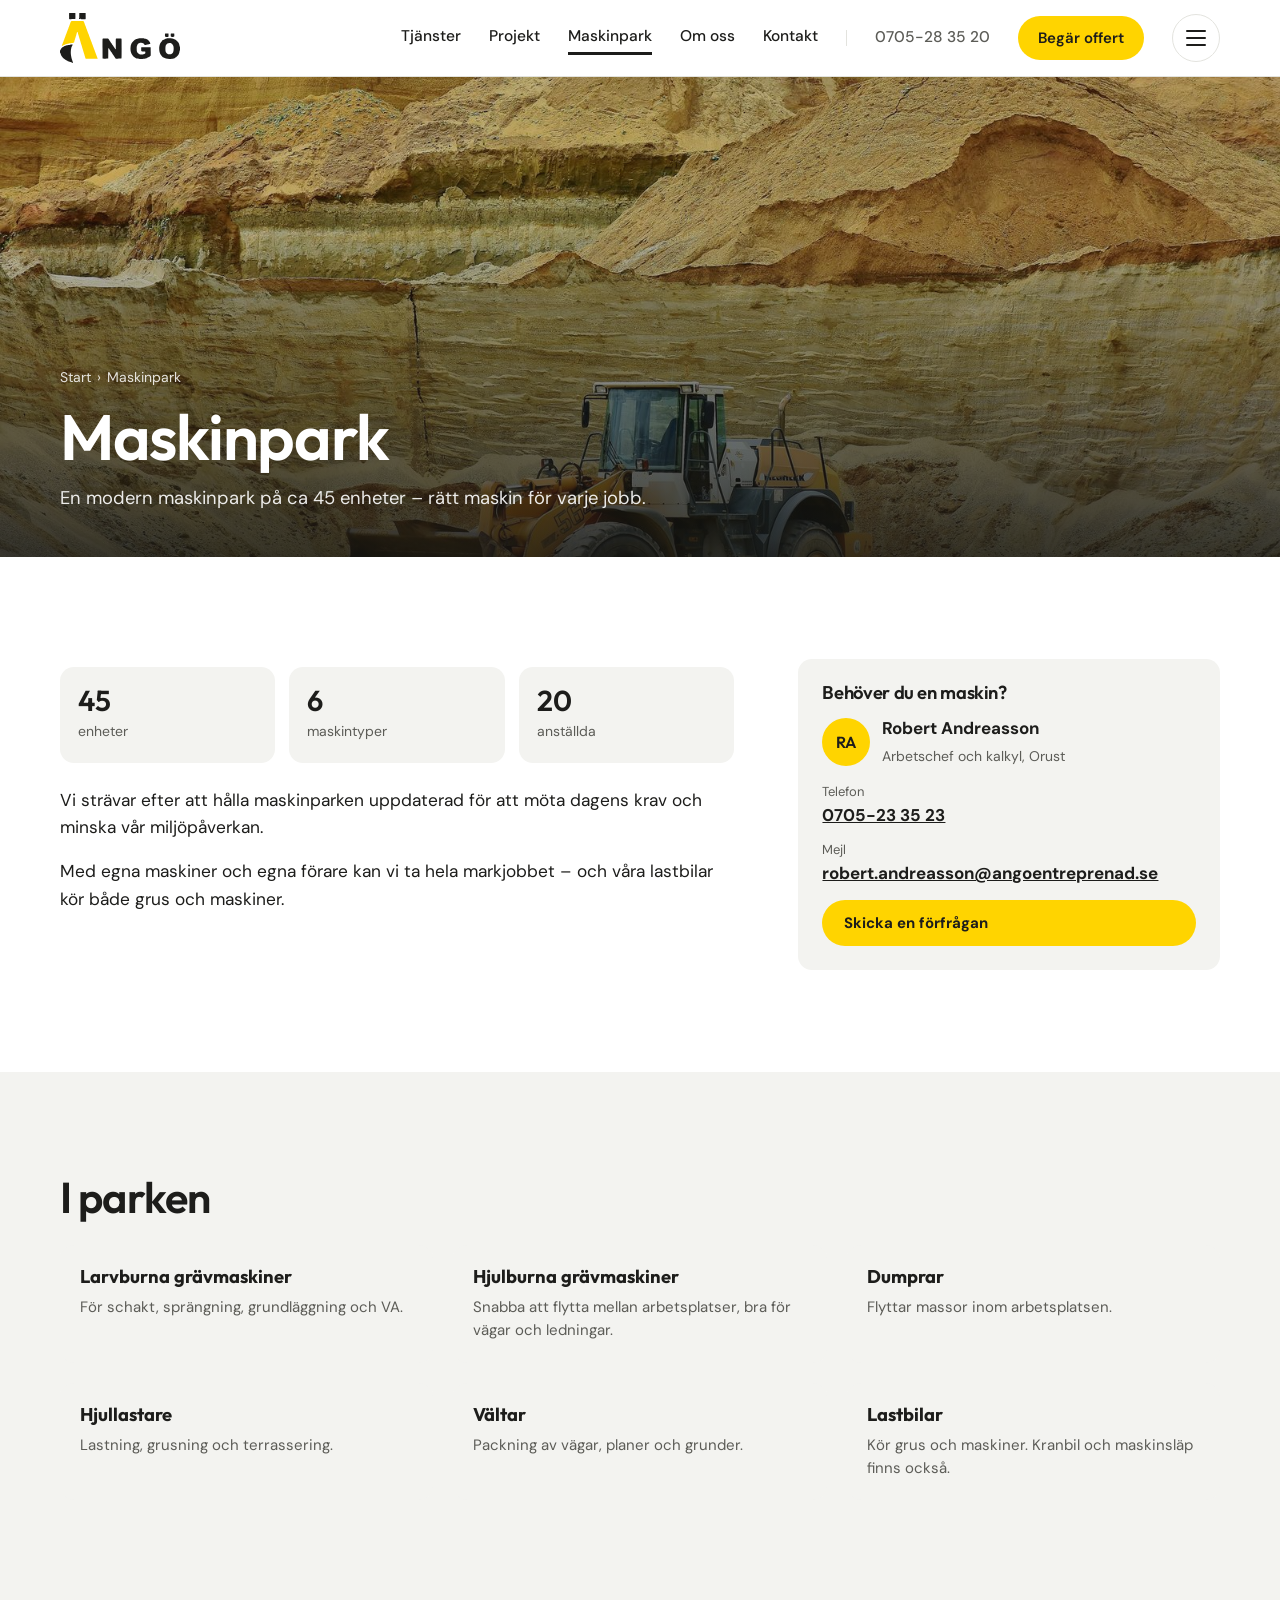
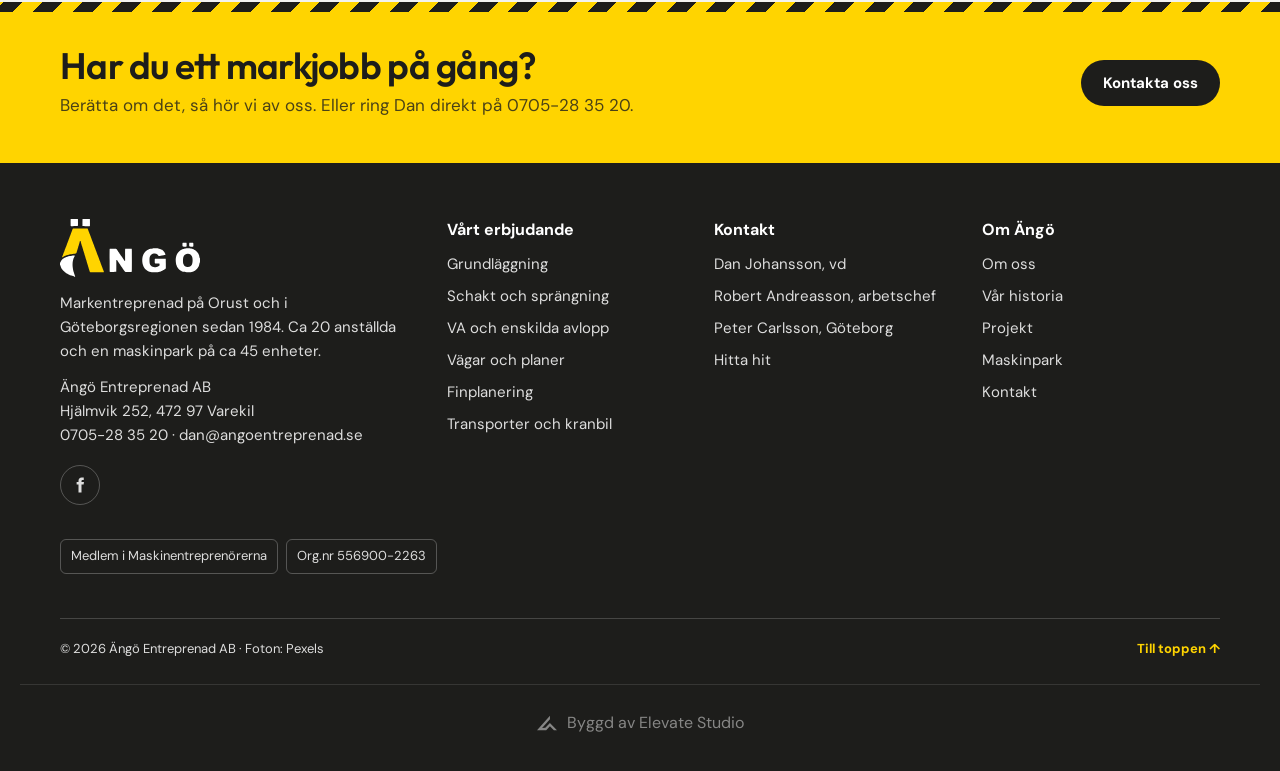
<file: docs/maskinpark.html>
<!doctype html>
<html lang="sv">
<head>
<meta charset="utf-8">
<meta name="viewport" content="width=device-width,initial-scale=1,viewport-fit=cover">
<title>Maskinpark – Ängö Entreprenad</title>
<meta name="description" content="En modern maskinpark på ca 45 enheter.">
<link rel="preconnect" href="https://fonts.googleapis.com"><link rel="preconnect" href="https://fonts.gstatic.com" crossorigin>
<link rel="stylesheet" href="https://fonts.googleapis.com/css2?family=Outfit:wght@400;500;600;700&family=DM+Sans:opsz,wght@9..40,400;9..40,500;9..40,600;9..40,700&display=swap">
<link rel="stylesheet" href="assets/site.css">
<link rel="icon" href="data:image/svg+xml,<svg xmlns='http://www.w3.org/2000/svg' viewBox='0 0 32 32'><rect width='32' height='32' rx='7' fill='%231d1d1b'/><path d='M10 25 15 9h4l5 16h-4l-3.2-11L14 25z' fill='%23ffd400'/><rect x='12' y='4' width='3' height='3' fill='%23ffd400'/><rect x='18' y='4' width='3' height='3' fill='%23ffd400'/></svg>">
</head>
<body>
<header>
  <div class="in nav">
    <a class="logo" href="index.html" aria-label="Ängö Entreprenad, till startsidan"><img src="img/ango-logo.svg" alt="Ängö Entreprenad" width="120" height="50"></a>
    <nav class="mainnav" aria-label="Huvudmeny"><a href="tjanster.html">Tjänster</a><a href="projekt.html">Projekt</a><a href="maskinpark.html" aria-current="page">Maskinpark</a><a href="om-oss.html">Om oss</a><a href="kontakt.html">Kontakt</a></nav>
    <a class="navphone" href="tel:+46705283520">0705-28 35 20</a>
    <a class="btn btn-g navcta" href="kontakt.html">Begär offert</a>
    <button class="burger" id="burger" aria-expanded="false" aria-controls="overlay" aria-label="Öppna menyn"><span></span><span></span><span></span></button>
  </div>
</header>
<div class="overlay" id="overlay" aria-hidden="true" inert>
  <div class="ov-top"><a class="logo" href="index.html"><img src="img/ango-logo-vit.svg" alt="Ängö Entreprenad" width="120" height="50"></a><button class="ov-close" id="menuClose" type="button" aria-label="Stäng menyn">Stäng <svg viewBox="0 0 20 20" fill="none" stroke="currentColor" stroke-width="2.2" aria-hidden="true"><path d="M4 4l12 12M16 4 4 16"/></svg></button></div>
  <nav class="ov-nav" aria-label="Meny">
    <ul class="ov-main"><li><a href="tjanster.html">Tjänster</a></li><li><a href="projekt.html">Projekt</a></li><li><a href="maskinpark.html" aria-current="page">Maskinpark</a></li><li><a href="om-oss.html">Om oss</a></li><li><a href="kontakt.html">Kontakt</a></li></ul>
    <div class="ov-cols">
      <div><p class="ov-h">Tjänster</p><ul class="ov-list"><li><a href="tjanst-grundlaggning.html">Grundläggning</a></li><li><a href="tjanst-schakt.html">Schakt och sprängning</a></li><li><a href="tjanst-va.html">VA och enskilda avlopp</a></li><li><a href="tjanst-vagar.html">Vägar och planer</a></li><li><a href="tjanst-finplanering.html">Finplanering</a></li><li><a href="tjanst-transporter.html">Transporter och kranbil</a></li></ul></div>
      <div><p class="ov-h">Kontakt</p><ul class="ov-list"><li><a href="tel:+46705283520">0705-28 35 20</a></li><li><a href="mailto:dan@angoentreprenad.se">dan@angoentreprenad.se</a></li><li>Hjälmvik 252, 472 97 Varekil</li></ul></div>
    </div>
  </nav>
</div>
<main>
<section class="phero" aria-label="Maskinpark"><div class="ph"><img class="photo" src="img/hjullastare.jpg" alt="" loading="lazy" style="object-position:50% 60%"></div><div class="in"><nav class="crumbs" aria-label="Brödsmulor"><a href="index.html">Start</a> <span aria-hidden="true">›</span> <span>Maskinpark</span></nav><h1>Maskinpark</h1><p>En modern maskinpark på ca 45 enheter – rätt maskin för varje jobb.</p></div></section><section><div class="in content"><div class="prose"><div class="stats"><div><b>45</b><span>enheter</span></div><div><b>6</b><span>maskintyper</span></div><div><b>20</b><span>anställda</span></div></div><p>Vi strävar efter att hålla maskinparken uppdaterad för att möta dagens krav och minska vår miljöpåverkan.</p><p>Med egna maskiner och egna förare kan vi ta hela markjobbet – och våra lastbilar kör både grus och maskiner.</p></div><aside class="aside"><h3>Behöver du en maskin?</h3><div class="who"><span class="av" aria-hidden="true">RA</span><div><b>Robert Andreasson</b><br><span style="color:var(--muted);font-size:14px">Arbetschef och kalkyl, Orust</span></div></div><dl><div><dt>Telefon</dt><dd><a href="tel:+46705233523">0705-23 35 23</a></dd></div><div><dt>Mejl</dt><dd><a href="mailto:robert.andreasson@angoentreprenad.se">robert.andreasson@angoentreprenad.se</a></dd></div></dl><a class="btn btn-g" href="kontakt.html">Skicka en förfrågan</a></aside></div></section><section class="related"><div class="in"><h2>I parken</h2><div class="cards3" style="margin-top:24px"><div class="person" style="gap:8px"><b style="font:700 1.15rem var(--display)">Larvburna grävmaskiner</b><span style="font-size:15px;color:var(--muted);line-height:1.55">För schakt, sprängning, grundläggning och VA.</span></div><div class="person" style="gap:8px"><b style="font:700 1.15rem var(--display)">Hjulburna grävmaskiner</b><span style="font-size:15px;color:var(--muted);line-height:1.55">Snabba att flytta mellan arbetsplatser, bra för vägar och ledningar.</span></div><div class="person" style="gap:8px"><b style="font:700 1.15rem var(--display)">Dumprar</b><span style="font-size:15px;color:var(--muted);line-height:1.55">Flyttar massor inom arbetsplatsen.</span></div><div class="person" style="gap:8px"><b style="font:700 1.15rem var(--display)">Hjullastare</b><span style="font-size:15px;color:var(--muted);line-height:1.55">Lastning, grusning och terrassering.</span></div><div class="person" style="gap:8px"><b style="font:700 1.15rem var(--display)">Vältar</b><span style="font-size:15px;color:var(--muted);line-height:1.55">Packning av vägar, planer och grunder.</span></div><div class="person" style="gap:8px"><b style="font:700 1.15rem var(--display)">Lastbilar</b><span style="font-size:15px;color:var(--muted);line-height:1.55">Kör grus och maskiner. Kranbil och maskinsläp finns också.</span></div></div></div></section>
</main>
<section class="fcta" aria-label="Kontakta oss">
  <div class="in"><div><h2>Har du ett markjobb på gång?</h2><p>Berätta om det, så hör vi av oss. Eller ring Dan direkt på 0705-28 35 20.</p></div><a class="btn btn-w" href="kontakt.html">Kontakta oss</a></div>
</section>
<footer>
  <div class="in">
    <div class="fgrid">
      <div><a class="logo" href="index.html"><img src="img/ango-logo-vit.svg" alt="Ängö Entreprenad" width="120" height="50"></a>
        <p style="margin-top:14px;max-width:36ch">Markentreprenad på Orust och i Göteborgsregionen sedan 1984. Ca 20 anställda och en maskinpark på ca 45 enheter.</p>
        <p style="margin-top:12px">Ängö Entreprenad AB<br>Hjälmvik 252, 472 97 Varekil<br><a href="tel:+46705283520">0705-28 35 20</a> · <a href="mailto:dan@angoentreprenad.se">dan@angoentreprenad.se</a></p>
        <div class="social"><a href="https://www.facebook.com/angoentreprenad/" target="_blank" rel="noopener" aria-label="Facebook (öppnas i ny flik)"><svg viewBox="0 0 24 24" aria-hidden="true"><path d="M14 8V6.5c0-.7.5-1.2 1.2-1.2H17V2h-2.8C11.6 2 10 3.7 10 6.3V8H7.5v3.3H10V22h4V11.3h2.8l.5-3.3z"/></svg></a></div>
      </div>
      <div><h4>Vårt erbjudande</h4><ul><li><a href="tjanst-grundlaggning.html">Grundläggning</a></li><li><a href="tjanst-schakt.html">Schakt och sprängning</a></li><li><a href="tjanst-va.html">VA och enskilda avlopp</a></li><li><a href="tjanst-vagar.html">Vägar och planer</a></li><li><a href="tjanst-finplanering.html">Finplanering</a></li><li><a href="tjanst-transporter.html">Transporter och kranbil</a></li></ul></div>
      <div><h4>Kontakt</h4><ul><li><a href="tel:+46705283520">Dan Johansson, vd</a></li><li><a href="tel:+46705233523">Robert Andreasson, arbetschef</a></li><li><a href="tel:+46705260035">Peter Carlsson, Göteborg</a></li><li><a href="https://www.google.com/maps/search/?api=1&query=Hj%C3%A4lmvik+252+472+97+Varekil" target="_blank" rel="noopener">Hitta hit</a></li></ul></div>
      <div><h4>Om Ängö</h4><ul><li><a href="om-oss.html">Om oss</a></li><li><a href="om-oss.html#historia">Vår historia</a></li><li><a href="projekt.html">Projekt</a></li><li><a href="maskinpark.html">Maskinpark</a></li><li><a href="kontakt.html">Kontakt</a></li></ul></div>
    </div>
    <div class="certs" aria-label="Medlemskap"><span>Medlem i Maskinentreprenörerna</span><span>Org.nr 556900-2263</span></div>
    <div class="fbottom"><span>© 2026 Ängö Entreprenad AB · Foton: Pexels</span><a class="totop" href="#" data-top>Till toppen ↑</a></div>
  </div>
<!-- elevate-credit -->
<style>.elevate-credit{max-width:1240px;margin:24px auto 0;padding:20px 16px 0;border-top:1px solid rgba(128,128,128,.25);display:flex;justify-content:center;box-sizing:border-box}.elevate-credit a{display:inline-flex;align-items:center;gap:10px;padding:8px 0;font:inherit;font-size:15px;line-height:1;color:inherit;opacity:.55;text-decoration:none;transition:opacity .2s}.elevate-credit a:hover,.elevate-credit a:focus-visible{opacity:1}.elevate-credit svg{width:20px;height:20px;flex:none;display:block}@media(min-width:1024px){.elevate-credit a{font-size:16px}}</style>
<div class="elevate-credit"><a href="https://elevatestudio.nu" target="_blank" rel="noopener"><svg viewBox="0 0 1884.3 1353.9" aria-hidden="true"><path d="M0.0 1353.9 L1218.7 0.0 L1218.7 329.1 L479.7 1136.4 L786.7 1132.4 L1215.5 687.4 L1884.3 1349.9 L1590.1 1349.9 L1218.6 994.7 L865.4 1349.9Z" fill="currentColor"/></svg>Byggd av Elevate Studio</a></div>
</footer>
<script src="assets/site.js"></script>
</body>
</html>
</file>
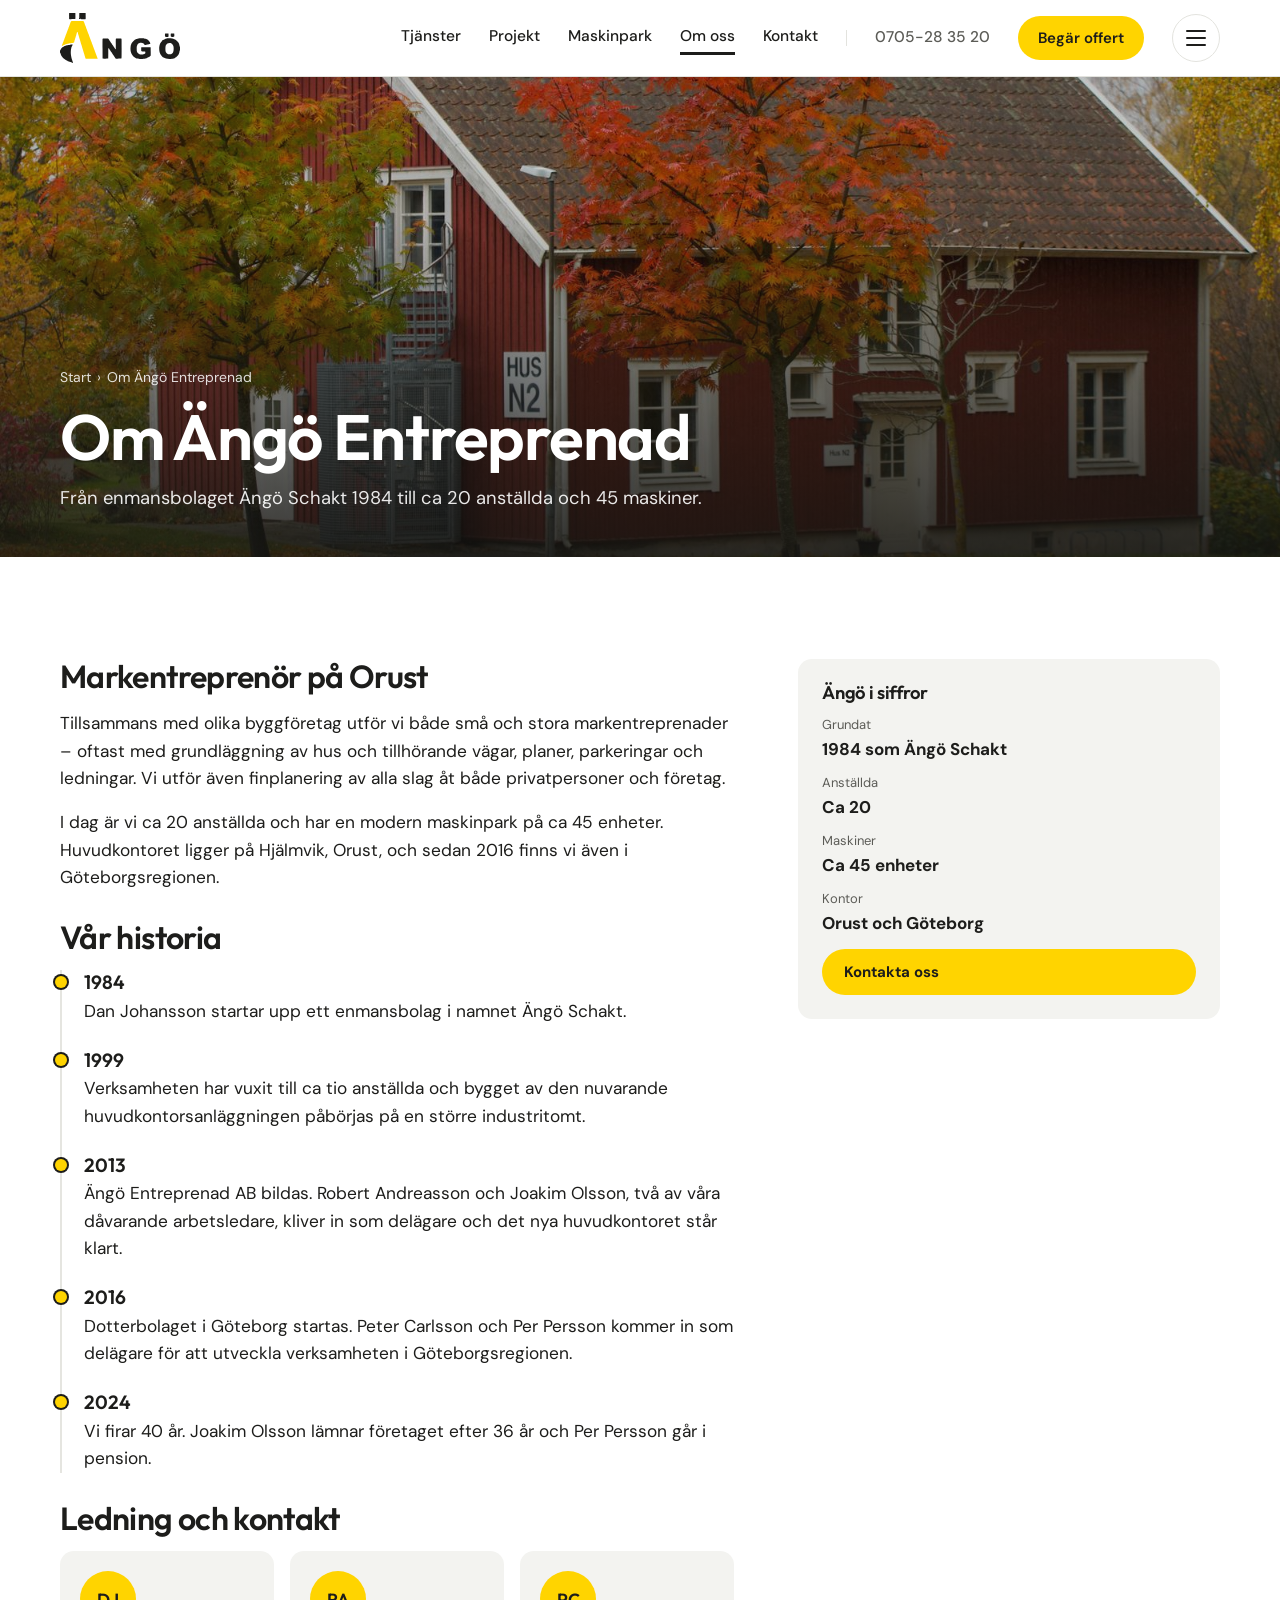
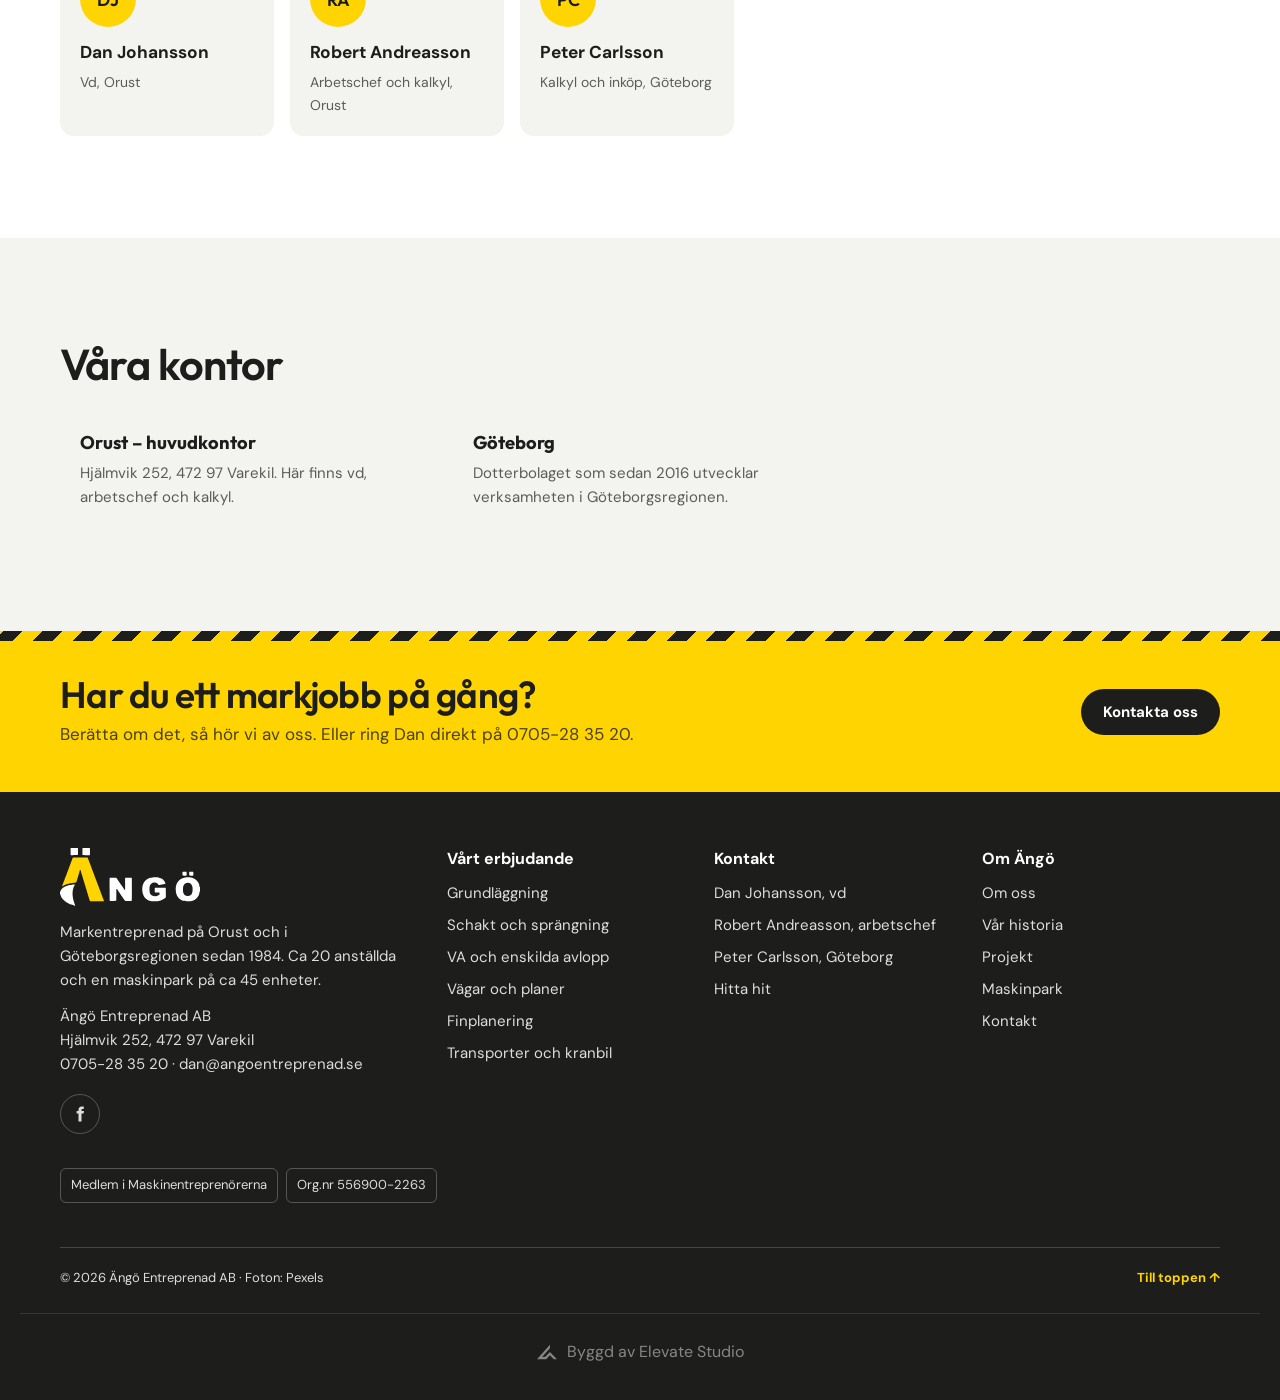
<file: docs/om-oss.html>
<!doctype html>
<html lang="sv">
<head>
<meta charset="utf-8">
<meta name="viewport" content="width=device-width,initial-scale=1,viewport-fit=cover">
<title>Om oss – Ängö Entreprenad</title>
<meta name="description" content="Ängö Entreprenad – markentreprenör på Orust sedan 1984.">
<link rel="preconnect" href="https://fonts.googleapis.com"><link rel="preconnect" href="https://fonts.gstatic.com" crossorigin>
<link rel="stylesheet" href="https://fonts.googleapis.com/css2?family=Outfit:wght@400;500;600;700&family=DM+Sans:opsz,wght@9..40,400;9..40,500;9..40,600;9..40,700&display=swap">
<link rel="stylesheet" href="assets/site.css">
<link rel="icon" href="data:image/svg+xml,<svg xmlns='http://www.w3.org/2000/svg' viewBox='0 0 32 32'><rect width='32' height='32' rx='7' fill='%231d1d1b'/><path d='M10 25 15 9h4l5 16h-4l-3.2-11L14 25z' fill='%23ffd400'/><rect x='12' y='4' width='3' height='3' fill='%23ffd400'/><rect x='18' y='4' width='3' height='3' fill='%23ffd400'/></svg>">
</head>
<body>
<header>
  <div class="in nav">
    <a class="logo" href="index.html" aria-label="Ängö Entreprenad, till startsidan"><img src="img/ango-logo.svg" alt="Ängö Entreprenad" width="120" height="50"></a>
    <nav class="mainnav" aria-label="Huvudmeny"><a href="tjanster.html">Tjänster</a><a href="projekt.html">Projekt</a><a href="maskinpark.html">Maskinpark</a><a href="om-oss.html" aria-current="page">Om oss</a><a href="kontakt.html">Kontakt</a></nav>
    <a class="navphone" href="tel:+46705283520">0705-28 35 20</a>
    <a class="btn btn-g navcta" href="kontakt.html">Begär offert</a>
    <button class="burger" id="burger" aria-expanded="false" aria-controls="overlay" aria-label="Öppna menyn"><span></span><span></span><span></span></button>
  </div>
</header>
<div class="overlay" id="overlay" aria-hidden="true" inert>
  <div class="ov-top"><a class="logo" href="index.html"><img src="img/ango-logo-vit.svg" alt="Ängö Entreprenad" width="120" height="50"></a><button class="ov-close" id="menuClose" type="button" aria-label="Stäng menyn">Stäng <svg viewBox="0 0 20 20" fill="none" stroke="currentColor" stroke-width="2.2" aria-hidden="true"><path d="M4 4l12 12M16 4 4 16"/></svg></button></div>
  <nav class="ov-nav" aria-label="Meny">
    <ul class="ov-main"><li><a href="tjanster.html">Tjänster</a></li><li><a href="projekt.html">Projekt</a></li><li><a href="maskinpark.html">Maskinpark</a></li><li><a href="om-oss.html" aria-current="page">Om oss</a></li><li><a href="kontakt.html">Kontakt</a></li></ul>
    <div class="ov-cols">
      <div><p class="ov-h">Tjänster</p><ul class="ov-list"><li><a href="tjanst-grundlaggning.html">Grundläggning</a></li><li><a href="tjanst-schakt.html">Schakt och sprängning</a></li><li><a href="tjanst-va.html">VA och enskilda avlopp</a></li><li><a href="tjanst-vagar.html">Vägar och planer</a></li><li><a href="tjanst-finplanering.html">Finplanering</a></li><li><a href="tjanst-transporter.html">Transporter och kranbil</a></li></ul></div>
      <div><p class="ov-h">Kontakt</p><ul class="ov-list"><li><a href="tel:+46705283520">0705-28 35 20</a></li><li><a href="mailto:dan@angoentreprenad.se">dan@angoentreprenad.se</a></li><li>Hjälmvik 252, 472 97 Varekil</li></ul></div>
    </div>
  </nav>
</div>
<main>
<section class="phero" aria-label="Om Ängö Entreprenad"><div class="ph"><img class="photo" src="img/orust-hus.jpg" alt="" loading="lazy" style="object-position:50% 60%"></div><div class="in"><nav class="crumbs" aria-label="Brödsmulor"><a href="index.html">Start</a> <span aria-hidden="true">›</span> <span>Om Ängö Entreprenad</span></nav><h1>Om Ängö Entreprenad</h1><p>Från enmansbolaget Ängö Schakt 1984 till ca 20 anställda och 45 maskiner.</p></div></section><section><div class="in content"><div class="prose"><h2 style="margin-top:0">Markentreprenör på Orust</h2><p>Tillsammans med olika byggföretag utför vi både små och stora markentreprenader – oftast med grundläggning av hus och tillhörande vägar, planer, parkeringar och ledningar. Vi utför även finplanering av alla slag åt både privatpersoner och företag.</p><p>I dag är vi ca 20 anställda och har en modern maskinpark på ca 45 enheter. Huvudkontoret ligger på Hjälmvik, Orust, och sedan 2016 finns vi även i Göteborgsregionen.</p>
  <h2 id="historia">Vår historia</h2><ol class="timeline"><li><b>1984</b><p>Dan Johansson startar upp ett enmansbolag i namnet Ängö Schakt.</p></li><li><b>1999</b><p>Verksamheten har vuxit till ca tio anställda och bygget av den nuvarande huvudkontorsanläggningen påbörjas på en större industritomt.</p></li><li><b>2013</b><p>Ängö Entreprenad AB bildas. Robert Andreasson och Joakim Olsson, två av våra dåvarande arbetsledare, kliver in som delägare och det nya huvudkontoret står klart.</p></li><li><b>2016</b><p>Dotterbolaget i Göteborg startas. Peter Carlsson och Per Persson kommer in som delägare för att utveckla verksamheten i Göteborgsregionen.</p></li><li><b>2024</b><p>Vi firar 40 år. Joakim Olsson lämnar företaget efter 36 år och Per Persson går i pension.</p></li></ol>
  <h2>Ledning och kontakt</h2><div class="people"><div class="person"><span class="av" aria-hidden="true">DJ</span><b>Dan Johansson</b><span>Vd, Orust</span></div><div class="person"><span class="av" aria-hidden="true">RA</span><b>Robert Andreasson</b><span>Arbetschef och kalkyl, Orust</span></div><div class="person"><span class="av" aria-hidden="true">PC</span><b>Peter Carlsson</b><span>Kalkyl och inköp, Göteborg</span></div></div></div>
  <aside class="aside"><h3>Ängö i siffror</h3><dl><div><dt>Grundat</dt><dd>1984 som Ängö Schakt</dd></div><div><dt>Anställda</dt><dd>Ca 20</dd></div><div><dt>Maskiner</dt><dd>Ca 45 enheter</dd></div><div><dt>Kontor</dt><dd>Orust och Göteborg</dd></div></dl><a class="btn btn-g" href="kontakt.html">Kontakta oss</a></aside></div></section><section class="related"><div class="in"><h2>Våra kontor</h2><div class="cards3" style="margin-top:24px"><div class="person" style="gap:8px"><b style="font:700 1.15rem var(--display)">Orust – huvudkontor</b><span style="font-size:15px;color:var(--muted);line-height:1.55">Hjälmvik 252, 472 97 Varekil. Här finns vd, arbetschef och kalkyl.</span></div><div class="person" style="gap:8px"><b style="font:700 1.15rem var(--display)">Göteborg</b><span style="font-size:15px;color:var(--muted);line-height:1.55">Dotterbolaget som sedan 2016 utvecklar verksamheten i Göteborgsregionen.</span></div></div></div></section>
</main>
<section class="fcta" aria-label="Kontakta oss">
  <div class="in"><div><h2>Har du ett markjobb på gång?</h2><p>Berätta om det, så hör vi av oss. Eller ring Dan direkt på 0705-28 35 20.</p></div><a class="btn btn-w" href="kontakt.html">Kontakta oss</a></div>
</section>
<footer>
  <div class="in">
    <div class="fgrid">
      <div><a class="logo" href="index.html"><img src="img/ango-logo-vit.svg" alt="Ängö Entreprenad" width="120" height="50"></a>
        <p style="margin-top:14px;max-width:36ch">Markentreprenad på Orust och i Göteborgsregionen sedan 1984. Ca 20 anställda och en maskinpark på ca 45 enheter.</p>
        <p style="margin-top:12px">Ängö Entreprenad AB<br>Hjälmvik 252, 472 97 Varekil<br><a href="tel:+46705283520">0705-28 35 20</a> · <a href="mailto:dan@angoentreprenad.se">dan@angoentreprenad.se</a></p>
        <div class="social"><a href="https://www.facebook.com/angoentreprenad/" target="_blank" rel="noopener" aria-label="Facebook (öppnas i ny flik)"><svg viewBox="0 0 24 24" aria-hidden="true"><path d="M14 8V6.5c0-.7.5-1.2 1.2-1.2H17V2h-2.8C11.6 2 10 3.7 10 6.3V8H7.5v3.3H10V22h4V11.3h2.8l.5-3.3z"/></svg></a></div>
      </div>
      <div><h4>Vårt erbjudande</h4><ul><li><a href="tjanst-grundlaggning.html">Grundläggning</a></li><li><a href="tjanst-schakt.html">Schakt och sprängning</a></li><li><a href="tjanst-va.html">VA och enskilda avlopp</a></li><li><a href="tjanst-vagar.html">Vägar och planer</a></li><li><a href="tjanst-finplanering.html">Finplanering</a></li><li><a href="tjanst-transporter.html">Transporter och kranbil</a></li></ul></div>
      <div><h4>Kontakt</h4><ul><li><a href="tel:+46705283520">Dan Johansson, vd</a></li><li><a href="tel:+46705233523">Robert Andreasson, arbetschef</a></li><li><a href="tel:+46705260035">Peter Carlsson, Göteborg</a></li><li><a href="https://www.google.com/maps/search/?api=1&query=Hj%C3%A4lmvik+252+472+97+Varekil" target="_blank" rel="noopener">Hitta hit</a></li></ul></div>
      <div><h4>Om Ängö</h4><ul><li><a href="om-oss.html">Om oss</a></li><li><a href="om-oss.html#historia">Vår historia</a></li><li><a href="projekt.html">Projekt</a></li><li><a href="maskinpark.html">Maskinpark</a></li><li><a href="kontakt.html">Kontakt</a></li></ul></div>
    </div>
    <div class="certs" aria-label="Medlemskap"><span>Medlem i Maskinentreprenörerna</span><span>Org.nr 556900-2263</span></div>
    <div class="fbottom"><span>© 2026 Ängö Entreprenad AB · Foton: Pexels</span><a class="totop" href="#" data-top>Till toppen ↑</a></div>
  </div>
<!-- elevate-credit -->
<style>.elevate-credit{max-width:1240px;margin:24px auto 0;padding:20px 16px 0;border-top:1px solid rgba(128,128,128,.25);display:flex;justify-content:center;box-sizing:border-box}.elevate-credit a{display:inline-flex;align-items:center;gap:10px;padding:8px 0;font:inherit;font-size:15px;line-height:1;color:inherit;opacity:.55;text-decoration:none;transition:opacity .2s}.elevate-credit a:hover,.elevate-credit a:focus-visible{opacity:1}.elevate-credit svg{width:20px;height:20px;flex:none;display:block}@media(min-width:1024px){.elevate-credit a{font-size:16px}}</style>
<div class="elevate-credit"><a href="https://elevatestudio.nu" target="_blank" rel="noopener"><svg viewBox="0 0 1884.3 1353.9" aria-hidden="true"><path d="M0.0 1353.9 L1218.7 0.0 L1218.7 329.1 L479.7 1136.4 L786.7 1132.4 L1215.5 687.4 L1884.3 1349.9 L1590.1 1349.9 L1218.6 994.7 L865.4 1349.9Z" fill="currentColor"/></svg>Byggd av Elevate Studio</a></div>
</footer>
<script src="assets/site.js"></script>
</body>
</html>
</file>
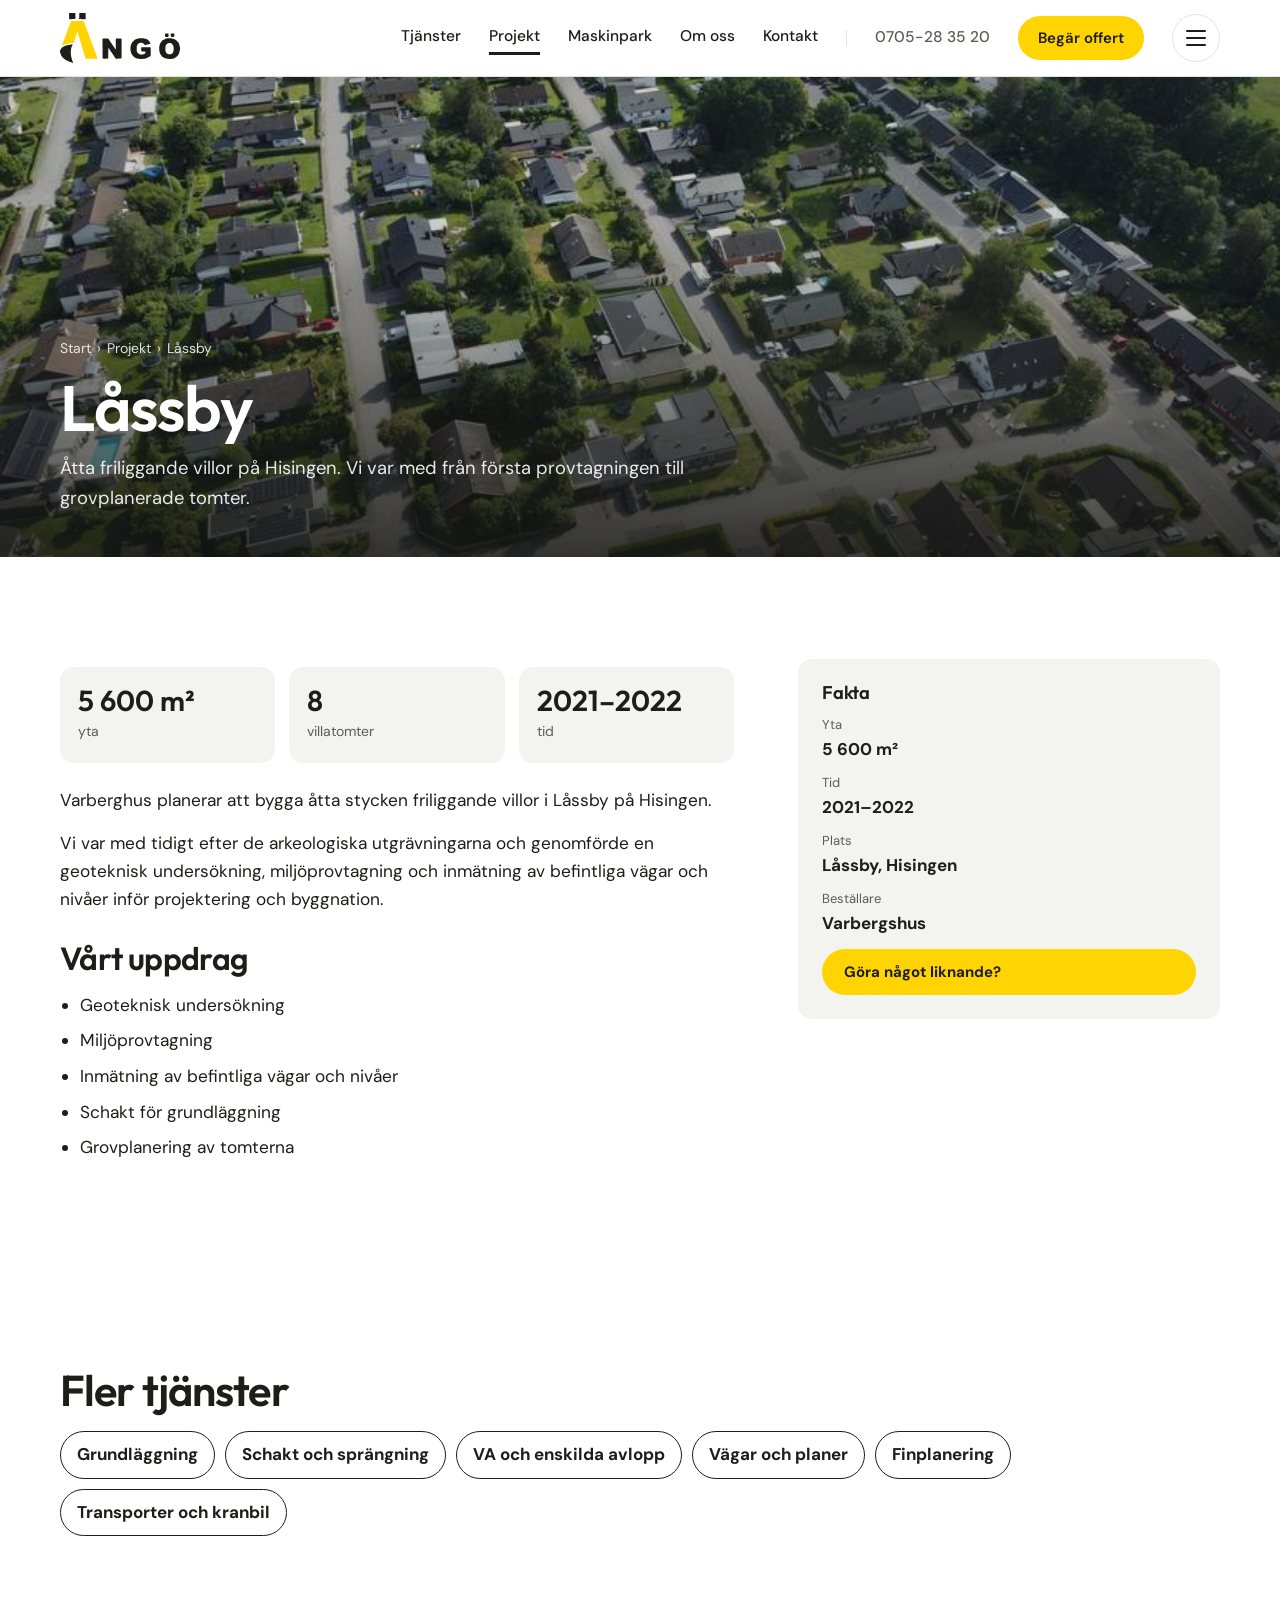
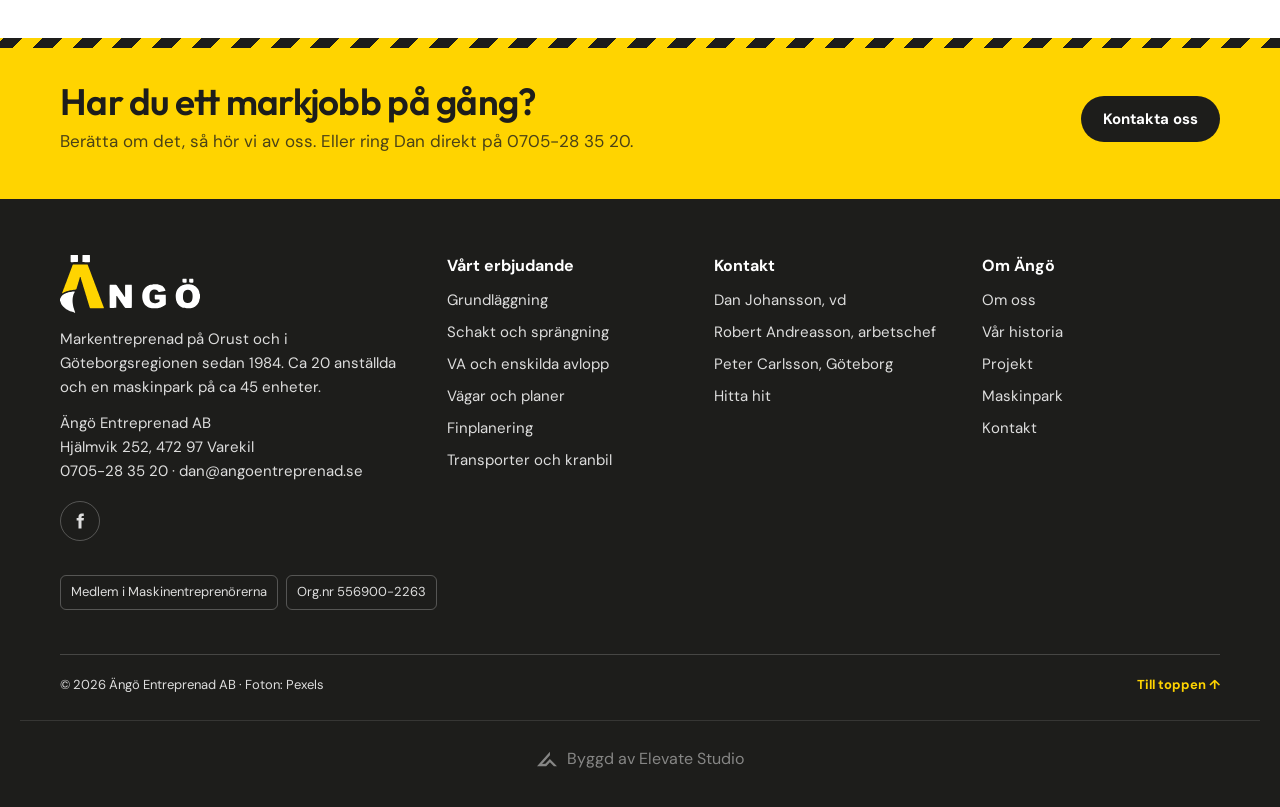
<file: docs/projekt-lassby.html>
<!doctype html>
<html lang="sv">
<head>
<meta charset="utf-8">
<meta name="viewport" content="width=device-width,initial-scale=1,viewport-fit=cover">
<title>Låssby – Ängö Entreprenad</title>
<meta name="description" content="Schakt för grundläggning och grovplanering av åtta villatomter i Låssby på Hisingen.">
<link rel="preconnect" href="https://fonts.googleapis.com"><link rel="preconnect" href="https://fonts.gstatic.com" crossorigin>
<link rel="stylesheet" href="https://fonts.googleapis.com/css2?family=Outfit:wght@400;500;600;700&family=DM+Sans:opsz,wght@9..40,400;9..40,500;9..40,600;9..40,700&display=swap">
<link rel="stylesheet" href="assets/site.css">
<link rel="icon" href="data:image/svg+xml,<svg xmlns='http://www.w3.org/2000/svg' viewBox='0 0 32 32'><rect width='32' height='32' rx='7' fill='%231d1d1b'/><path d='M10 25 15 9h4l5 16h-4l-3.2-11L14 25z' fill='%23ffd400'/><rect x='12' y='4' width='3' height='3' fill='%23ffd400'/><rect x='18' y='4' width='3' height='3' fill='%23ffd400'/></svg>">
</head>
<body>
<header>
  <div class="in nav">
    <a class="logo" href="index.html" aria-label="Ängö Entreprenad, till startsidan"><img src="img/ango-logo.svg" alt="Ängö Entreprenad" width="120" height="50"></a>
    <nav class="mainnav" aria-label="Huvudmeny"><a href="tjanster.html">Tjänster</a><a href="projekt.html" aria-current="page">Projekt</a><a href="maskinpark.html">Maskinpark</a><a href="om-oss.html">Om oss</a><a href="kontakt.html">Kontakt</a></nav>
    <a class="navphone" href="tel:+46705283520">0705-28 35 20</a>
    <a class="btn btn-g navcta" href="kontakt.html">Begär offert</a>
    <button class="burger" id="burger" aria-expanded="false" aria-controls="overlay" aria-label="Öppna menyn"><span></span><span></span><span></span></button>
  </div>
</header>
<div class="overlay" id="overlay" aria-hidden="true" inert>
  <div class="ov-top"><a class="logo" href="index.html"><img src="img/ango-logo-vit.svg" alt="Ängö Entreprenad" width="120" height="50"></a><button class="ov-close" id="menuClose" type="button" aria-label="Stäng menyn">Stäng <svg viewBox="0 0 20 20" fill="none" stroke="currentColor" stroke-width="2.2" aria-hidden="true"><path d="M4 4l12 12M16 4 4 16"/></svg></button></div>
  <nav class="ov-nav" aria-label="Meny">
    <ul class="ov-main"><li><a href="tjanster.html">Tjänster</a></li><li><a href="projekt.html" aria-current="page">Projekt</a></li><li><a href="maskinpark.html">Maskinpark</a></li><li><a href="om-oss.html">Om oss</a></li><li><a href="kontakt.html">Kontakt</a></li></ul>
    <div class="ov-cols">
      <div><p class="ov-h">Tjänster</p><ul class="ov-list"><li><a href="tjanst-grundlaggning.html">Grundläggning</a></li><li><a href="tjanst-schakt.html">Schakt och sprängning</a></li><li><a href="tjanst-va.html">VA och enskilda avlopp</a></li><li><a href="tjanst-vagar.html">Vägar och planer</a></li><li><a href="tjanst-finplanering.html">Finplanering</a></li><li><a href="tjanst-transporter.html">Transporter och kranbil</a></li></ul></div>
      <div><p class="ov-h">Kontakt</p><ul class="ov-list"><li><a href="tel:+46705283520">0705-28 35 20</a></li><li><a href="mailto:dan@angoentreprenad.se">dan@angoentreprenad.se</a></li><li>Hjälmvik 252, 472 97 Varekil</li></ul></div>
    </div>
  </nav>
</div>
<main>
<section class="phero" aria-label="Låssby"><div class="ph"><img class="photo" src="img/villaomrade.jpg" alt="" loading="lazy" style="object-position:50% 50%"></div><div class="in"><nav class="crumbs" aria-label="Brödsmulor"><a href="index.html">Start</a> <span aria-hidden="true">›</span> <a href="projekt.html">Projekt</a> <span aria-hidden="true">›</span> <span>Låssby</span></nav><h1>Låssby</h1><p>Åtta friliggande villor på Hisingen. Vi var med från första provtagningen till grovplanerade tomter.</p></div></section><section><div class="in content"><div class="prose"><div class="stats"><div><b>5 600 m²</b><span>yta</span></div><div><b>8</b><span>villatomter</span></div><div><b>2021–2022</b><span>tid</span></div></div><p>Varberghus planerar att bygga åtta stycken friliggande villor i Låssby på Hisingen.</p><p>Vi var med tidigt efter de arkeologiska utgrävningarna och genomförde en geoteknisk undersökning, miljöprovtagning och inmätning av befintliga vägar och nivåer inför projektering och byggnation.</p><h2>Vårt uppdrag</h2><ul><li>Geoteknisk undersökning</li><li>Miljöprovtagning</li><li>Inmätning av befintliga vägar och nivåer</li><li>Schakt för grundläggning</li><li>Grovplanering av tomterna</li></ul></div>
      <aside class="aside"><h3>Fakta</h3><dl><div><dt>Yta</dt><dd>5 600 m²</dd></div><div><dt>Tid</dt><dd>2021–2022</dd></div><div><dt>Plats</dt><dd>Låssby, Hisingen</dd></div><div><dt>Beställare</dt><dd>Varbergshus</dd></div></dl><a class="btn btn-g" href="kontakt.html">Göra något liknande?</a></aside></div></section><section><div class="in"><h2>Fler tjänster</h2><div class="links-row"><a href="tjanst-grundlaggning.html">Grundläggning</a><a href="tjanst-schakt.html">Schakt och sprängning</a><a href="tjanst-va.html">VA och enskilda avlopp</a><a href="tjanst-vagar.html">Vägar och planer</a><a href="tjanst-finplanering.html">Finplanering</a><a href="tjanst-transporter.html">Transporter och kranbil</a></div></div></section>
</main>
<section class="fcta" aria-label="Kontakta oss">
  <div class="in"><div><h2>Har du ett markjobb på gång?</h2><p>Berätta om det, så hör vi av oss. Eller ring Dan direkt på 0705-28 35 20.</p></div><a class="btn btn-w" href="kontakt.html">Kontakta oss</a></div>
</section>
<footer>
  <div class="in">
    <div class="fgrid">
      <div><a class="logo" href="index.html"><img src="img/ango-logo-vit.svg" alt="Ängö Entreprenad" width="120" height="50"></a>
        <p style="margin-top:14px;max-width:36ch">Markentreprenad på Orust och i Göteborgsregionen sedan 1984. Ca 20 anställda och en maskinpark på ca 45 enheter.</p>
        <p style="margin-top:12px">Ängö Entreprenad AB<br>Hjälmvik 252, 472 97 Varekil<br><a href="tel:+46705283520">0705-28 35 20</a> · <a href="mailto:dan@angoentreprenad.se">dan@angoentreprenad.se</a></p>
        <div class="social"><a href="https://www.facebook.com/angoentreprenad/" target="_blank" rel="noopener" aria-label="Facebook (öppnas i ny flik)"><svg viewBox="0 0 24 24" aria-hidden="true"><path d="M14 8V6.5c0-.7.5-1.2 1.2-1.2H17V2h-2.8C11.6 2 10 3.7 10 6.3V8H7.5v3.3H10V22h4V11.3h2.8l.5-3.3z"/></svg></a></div>
      </div>
      <div><h4>Vårt erbjudande</h4><ul><li><a href="tjanst-grundlaggning.html">Grundläggning</a></li><li><a href="tjanst-schakt.html">Schakt och sprängning</a></li><li><a href="tjanst-va.html">VA och enskilda avlopp</a></li><li><a href="tjanst-vagar.html">Vägar och planer</a></li><li><a href="tjanst-finplanering.html">Finplanering</a></li><li><a href="tjanst-transporter.html">Transporter och kranbil</a></li></ul></div>
      <div><h4>Kontakt</h4><ul><li><a href="tel:+46705283520">Dan Johansson, vd</a></li><li><a href="tel:+46705233523">Robert Andreasson, arbetschef</a></li><li><a href="tel:+46705260035">Peter Carlsson, Göteborg</a></li><li><a href="https://www.google.com/maps/search/?api=1&query=Hj%C3%A4lmvik+252+472+97+Varekil" target="_blank" rel="noopener">Hitta hit</a></li></ul></div>
      <div><h4>Om Ängö</h4><ul><li><a href="om-oss.html">Om oss</a></li><li><a href="om-oss.html#historia">Vår historia</a></li><li><a href="projekt.html">Projekt</a></li><li><a href="maskinpark.html">Maskinpark</a></li><li><a href="kontakt.html">Kontakt</a></li></ul></div>
    </div>
    <div class="certs" aria-label="Medlemskap"><span>Medlem i Maskinentreprenörerna</span><span>Org.nr 556900-2263</span></div>
    <div class="fbottom"><span>© 2026 Ängö Entreprenad AB · Foton: Pexels</span><a class="totop" href="#" data-top>Till toppen ↑</a></div>
  </div>
<!-- elevate-credit -->
<style>.elevate-credit{max-width:1240px;margin:24px auto 0;padding:20px 16px 0;border-top:1px solid rgba(128,128,128,.25);display:flex;justify-content:center;box-sizing:border-box}.elevate-credit a{display:inline-flex;align-items:center;gap:10px;padding:8px 0;font:inherit;font-size:15px;line-height:1;color:inherit;opacity:.55;text-decoration:none;transition:opacity .2s}.elevate-credit a:hover,.elevate-credit a:focus-visible{opacity:1}.elevate-credit svg{width:20px;height:20px;flex:none;display:block}@media(min-width:1024px){.elevate-credit a{font-size:16px}}</style>
<div class="elevate-credit"><a href="https://elevatestudio.nu" target="_blank" rel="noopener"><svg viewBox="0 0 1884.3 1353.9" aria-hidden="true"><path d="M0.0 1353.9 L1218.7 0.0 L1218.7 329.1 L479.7 1136.4 L786.7 1132.4 L1215.5 687.4 L1884.3 1349.9 L1590.1 1349.9 L1218.6 994.7 L865.4 1349.9Z" fill="currentColor"/></svg>Byggd av Elevate Studio</a></div>
</footer>
<script src="assets/site.js"></script>
</body>
</html>
</file>
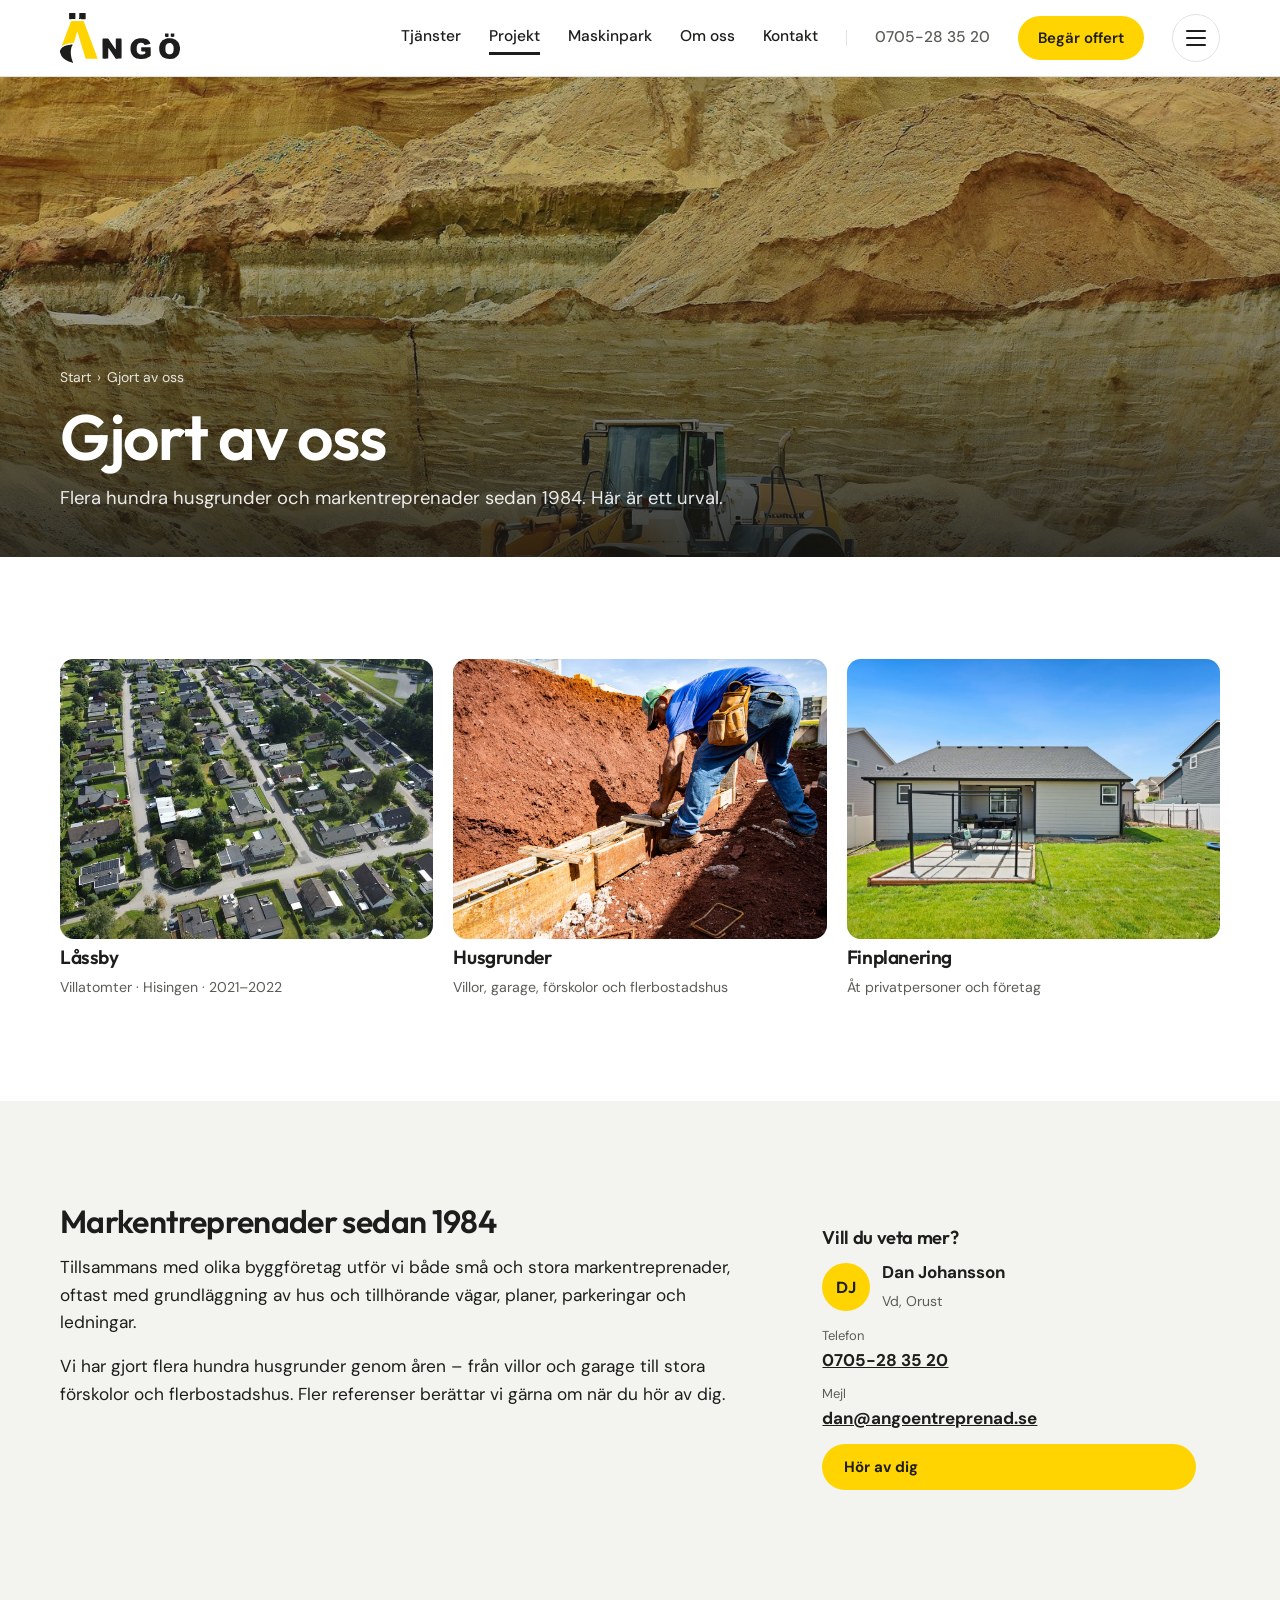
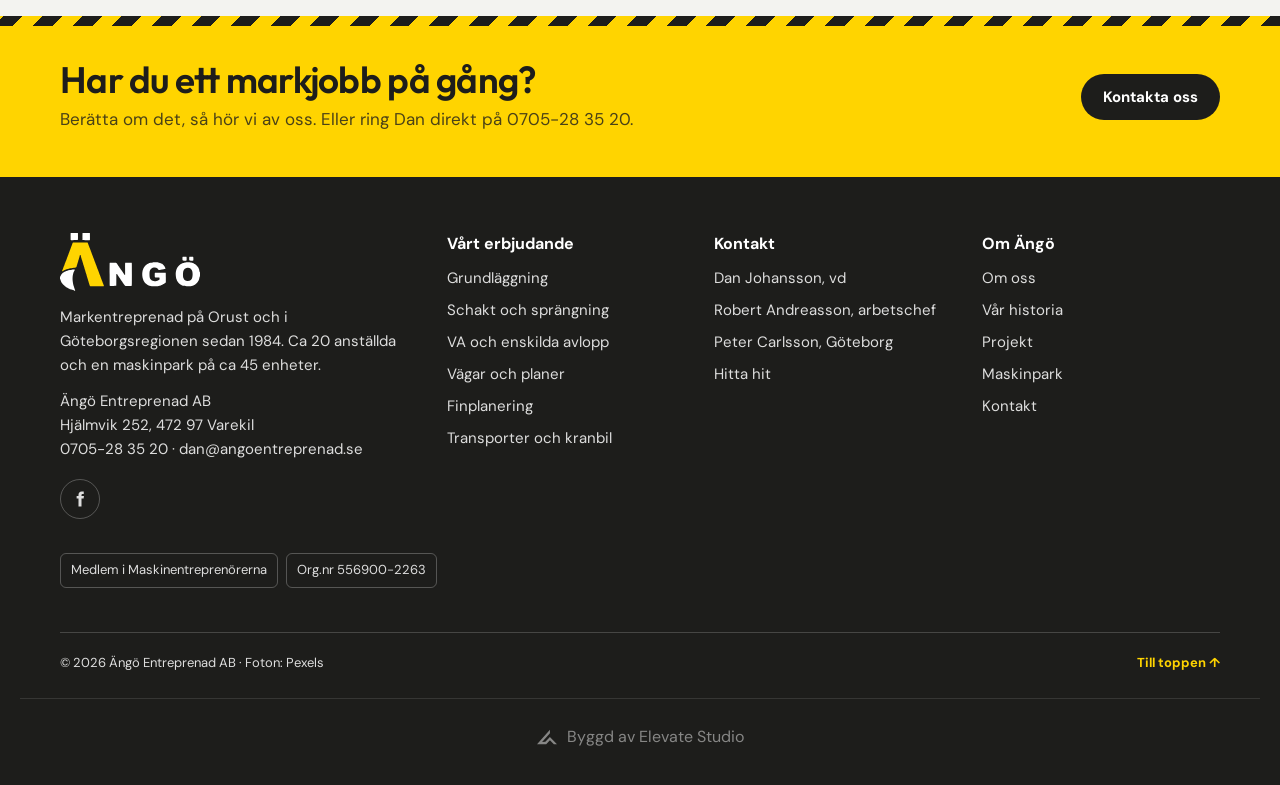
<file: docs/projekt.html>
<!doctype html>
<html lang="sv">
<head>
<meta charset="utf-8">
<meta name="viewport" content="width=device-width,initial-scale=1,viewport-fit=cover">
<title>Projekt – Ängö Entreprenad</title>
<meta name="description" content="Ett urval av Ängö Entreprenads projekt.">
<link rel="preconnect" href="https://fonts.googleapis.com"><link rel="preconnect" href="https://fonts.gstatic.com" crossorigin>
<link rel="stylesheet" href="https://fonts.googleapis.com/css2?family=Outfit:wght@400;500;600;700&family=DM+Sans:opsz,wght@9..40,400;9..40,500;9..40,600;9..40,700&display=swap">
<link rel="stylesheet" href="assets/site.css">
<link rel="icon" href="data:image/svg+xml,<svg xmlns='http://www.w3.org/2000/svg' viewBox='0 0 32 32'><rect width='32' height='32' rx='7' fill='%231d1d1b'/><path d='M10 25 15 9h4l5 16h-4l-3.2-11L14 25z' fill='%23ffd400'/><rect x='12' y='4' width='3' height='3' fill='%23ffd400'/><rect x='18' y='4' width='3' height='3' fill='%23ffd400'/></svg>">
</head>
<body>
<header>
  <div class="in nav">
    <a class="logo" href="index.html" aria-label="Ängö Entreprenad, till startsidan"><img src="img/ango-logo.svg" alt="Ängö Entreprenad" width="120" height="50"></a>
    <nav class="mainnav" aria-label="Huvudmeny"><a href="tjanster.html">Tjänster</a><a href="projekt.html" aria-current="page">Projekt</a><a href="maskinpark.html">Maskinpark</a><a href="om-oss.html">Om oss</a><a href="kontakt.html">Kontakt</a></nav>
    <a class="navphone" href="tel:+46705283520">0705-28 35 20</a>
    <a class="btn btn-g navcta" href="kontakt.html">Begär offert</a>
    <button class="burger" id="burger" aria-expanded="false" aria-controls="overlay" aria-label="Öppna menyn"><span></span><span></span><span></span></button>
  </div>
</header>
<div class="overlay" id="overlay" aria-hidden="true" inert>
  <div class="ov-top"><a class="logo" href="index.html"><img src="img/ango-logo-vit.svg" alt="Ängö Entreprenad" width="120" height="50"></a><button class="ov-close" id="menuClose" type="button" aria-label="Stäng menyn">Stäng <svg viewBox="0 0 20 20" fill="none" stroke="currentColor" stroke-width="2.2" aria-hidden="true"><path d="M4 4l12 12M16 4 4 16"/></svg></button></div>
  <nav class="ov-nav" aria-label="Meny">
    <ul class="ov-main"><li><a href="tjanster.html">Tjänster</a></li><li><a href="projekt.html" aria-current="page">Projekt</a></li><li><a href="maskinpark.html">Maskinpark</a></li><li><a href="om-oss.html">Om oss</a></li><li><a href="kontakt.html">Kontakt</a></li></ul>
    <div class="ov-cols">
      <div><p class="ov-h">Tjänster</p><ul class="ov-list"><li><a href="tjanst-grundlaggning.html">Grundläggning</a></li><li><a href="tjanst-schakt.html">Schakt och sprängning</a></li><li><a href="tjanst-va.html">VA och enskilda avlopp</a></li><li><a href="tjanst-vagar.html">Vägar och planer</a></li><li><a href="tjanst-finplanering.html">Finplanering</a></li><li><a href="tjanst-transporter.html">Transporter och kranbil</a></li></ul></div>
      <div><p class="ov-h">Kontakt</p><ul class="ov-list"><li><a href="tel:+46705283520">0705-28 35 20</a></li><li><a href="mailto:dan@angoentreprenad.se">dan@angoentreprenad.se</a></li><li>Hjälmvik 252, 472 97 Varekil</li></ul></div>
    </div>
  </nav>
</div>
<main>
<section class="phero" aria-label="Gjort av oss"><div class="ph"><img class="photo" src="img/hjullastare.jpg" alt="" loading="lazy" style="object-position:50% 50%"></div><div class="in"><nav class="crumbs" aria-label="Brödsmulor"><a href="index.html">Start</a> <span aria-hidden="true">›</span> <span>Gjort av oss</span></nav><h1>Gjort av oss</h1><p>Flera hundra husgrunder och markentreprenader sedan 1984. Här är ett urval.</p></div></section><section><div class="in"><div class="cards3"><a class="pcard2" href="projekt-lassby.html"><div class="ph"><img class="photo" src="img/villaomrade.jpg" alt="Låssby, Hisingen" loading="lazy" style="object-position:50% 50%"></div><h3>Låssby</h3><small>Villatomter · Hisingen · 2021–2022</small></a><a class="pcard2" href="tjanst-grundlaggning.html"><div class="ph"><img class="photo" src="img/husgrund.jpg" alt="Husgrund" loading="lazy" style="object-position:50% 50%"></div><h3>Husgrunder</h3><small>Villor, garage, förskolor och flerbostadshus</small></a><a class="pcard2" href="tjanst-finplanering.html"><div class="ph"><img class="photo" src="img/tomt.jpg" alt="Finplanerad tomt" loading="lazy" style="object-position:50% 50%"></div><h3>Finplanering</h3><small>Åt privatpersoner och företag</small></a></div></div></section><section class="related"><div class="in"><div class="content"><div class="prose"><h2 style="margin-top:0">Markentreprenader sedan 1984</h2><p>Tillsammans med olika byggföretag utför vi både små och stora markentreprenader, oftast med grundläggning av hus och tillhörande vägar, planer, parkeringar och ledningar.</p><p>Vi har gjort flera hundra husgrunder genom åren – från villor och garage till stora förskolor och flerbostadshus. Fler referenser berättar vi gärna om när du hör av dig.</p></div><aside class="aside"><h3>Vill du veta mer?</h3><div class="who"><span class="av" aria-hidden="true">DJ</span><div><b>Dan Johansson</b><br><span style="color:var(--muted);font-size:14px">Vd, Orust</span></div></div><dl><div><dt>Telefon</dt><dd><a href="tel:+46705283520">0705-28 35 20</a></dd></div><div><dt>Mejl</dt><dd><a href="mailto:dan@angoentreprenad.se">dan@angoentreprenad.se</a></dd></div></dl><a class="btn btn-g" href="kontakt.html">Hör av dig</a></aside></div></div></section>
</main>
<section class="fcta" aria-label="Kontakta oss">
  <div class="in"><div><h2>Har du ett markjobb på gång?</h2><p>Berätta om det, så hör vi av oss. Eller ring Dan direkt på 0705-28 35 20.</p></div><a class="btn btn-w" href="kontakt.html">Kontakta oss</a></div>
</section>
<footer>
  <div class="in">
    <div class="fgrid">
      <div><a class="logo" href="index.html"><img src="img/ango-logo-vit.svg" alt="Ängö Entreprenad" width="120" height="50"></a>
        <p style="margin-top:14px;max-width:36ch">Markentreprenad på Orust och i Göteborgsregionen sedan 1984. Ca 20 anställda och en maskinpark på ca 45 enheter.</p>
        <p style="margin-top:12px">Ängö Entreprenad AB<br>Hjälmvik 252, 472 97 Varekil<br><a href="tel:+46705283520">0705-28 35 20</a> · <a href="mailto:dan@angoentreprenad.se">dan@angoentreprenad.se</a></p>
        <div class="social"><a href="https://www.facebook.com/angoentreprenad/" target="_blank" rel="noopener" aria-label="Facebook (öppnas i ny flik)"><svg viewBox="0 0 24 24" aria-hidden="true"><path d="M14 8V6.5c0-.7.5-1.2 1.2-1.2H17V2h-2.8C11.6 2 10 3.7 10 6.3V8H7.5v3.3H10V22h4V11.3h2.8l.5-3.3z"/></svg></a></div>
      </div>
      <div><h4>Vårt erbjudande</h4><ul><li><a href="tjanst-grundlaggning.html">Grundläggning</a></li><li><a href="tjanst-schakt.html">Schakt och sprängning</a></li><li><a href="tjanst-va.html">VA och enskilda avlopp</a></li><li><a href="tjanst-vagar.html">Vägar och planer</a></li><li><a href="tjanst-finplanering.html">Finplanering</a></li><li><a href="tjanst-transporter.html">Transporter och kranbil</a></li></ul></div>
      <div><h4>Kontakt</h4><ul><li><a href="tel:+46705283520">Dan Johansson, vd</a></li><li><a href="tel:+46705233523">Robert Andreasson, arbetschef</a></li><li><a href="tel:+46705260035">Peter Carlsson, Göteborg</a></li><li><a href="https://www.google.com/maps/search/?api=1&query=Hj%C3%A4lmvik+252+472+97+Varekil" target="_blank" rel="noopener">Hitta hit</a></li></ul></div>
      <div><h4>Om Ängö</h4><ul><li><a href="om-oss.html">Om oss</a></li><li><a href="om-oss.html#historia">Vår historia</a></li><li><a href="projekt.html">Projekt</a></li><li><a href="maskinpark.html">Maskinpark</a></li><li><a href="kontakt.html">Kontakt</a></li></ul></div>
    </div>
    <div class="certs" aria-label="Medlemskap"><span>Medlem i Maskinentreprenörerna</span><span>Org.nr 556900-2263</span></div>
    <div class="fbottom"><span>© 2026 Ängö Entreprenad AB · Foton: Pexels</span><a class="totop" href="#" data-top>Till toppen ↑</a></div>
  </div>
<!-- elevate-credit -->
<style>.elevate-credit{max-width:1240px;margin:24px auto 0;padding:20px 16px 0;border-top:1px solid rgba(128,128,128,.25);display:flex;justify-content:center;box-sizing:border-box}.elevate-credit a{display:inline-flex;align-items:center;gap:10px;padding:8px 0;font:inherit;font-size:15px;line-height:1;color:inherit;opacity:.55;text-decoration:none;transition:opacity .2s}.elevate-credit a:hover,.elevate-credit a:focus-visible{opacity:1}.elevate-credit svg{width:20px;height:20px;flex:none;display:block}@media(min-width:1024px){.elevate-credit a{font-size:16px}}</style>
<div class="elevate-credit"><a href="https://elevatestudio.nu" target="_blank" rel="noopener"><svg viewBox="0 0 1884.3 1353.9" aria-hidden="true"><path d="M0.0 1353.9 L1218.7 0.0 L1218.7 329.1 L479.7 1136.4 L786.7 1132.4 L1215.5 687.4 L1884.3 1349.9 L1590.1 1349.9 L1218.6 994.7 L865.4 1349.9Z" fill="currentColor"/></svg>Byggd av Elevate Studio</a></div>
</footer>
<script src="assets/site.js"></script>
</body>
</html>
</file>
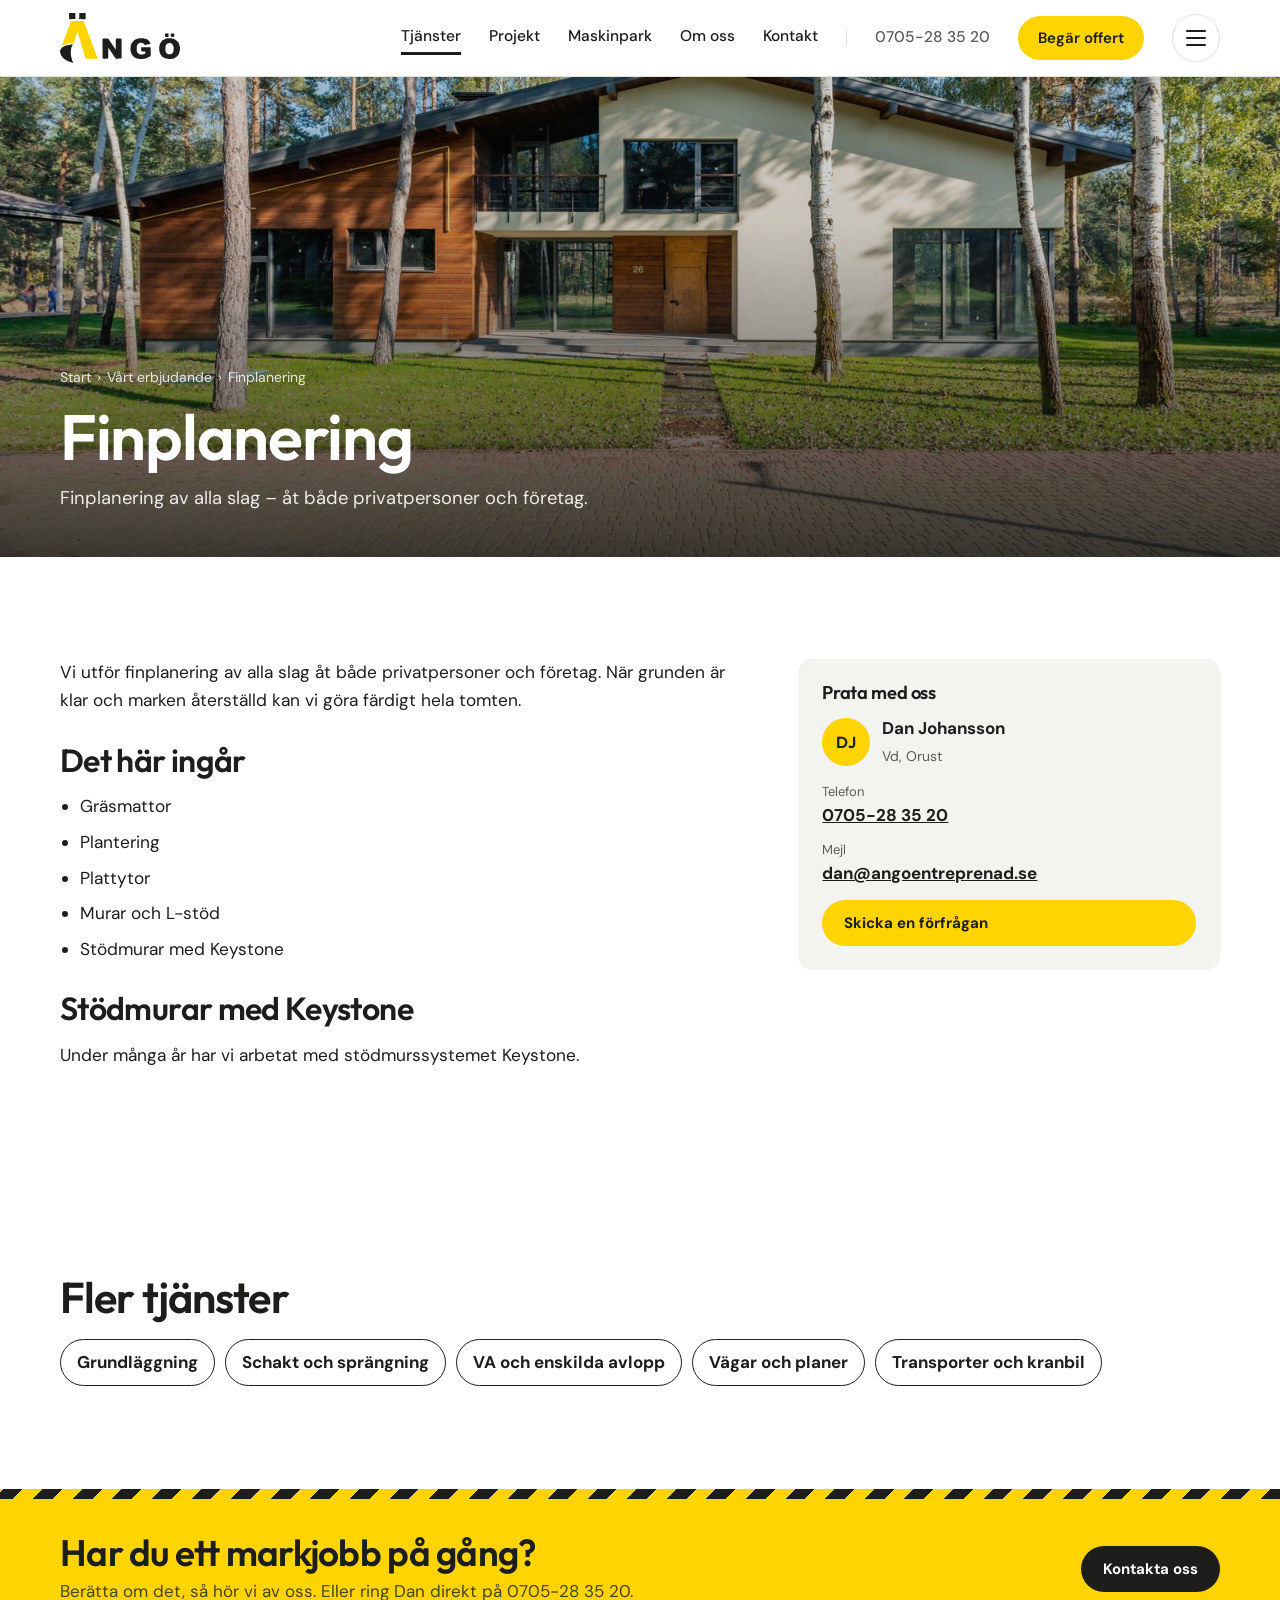
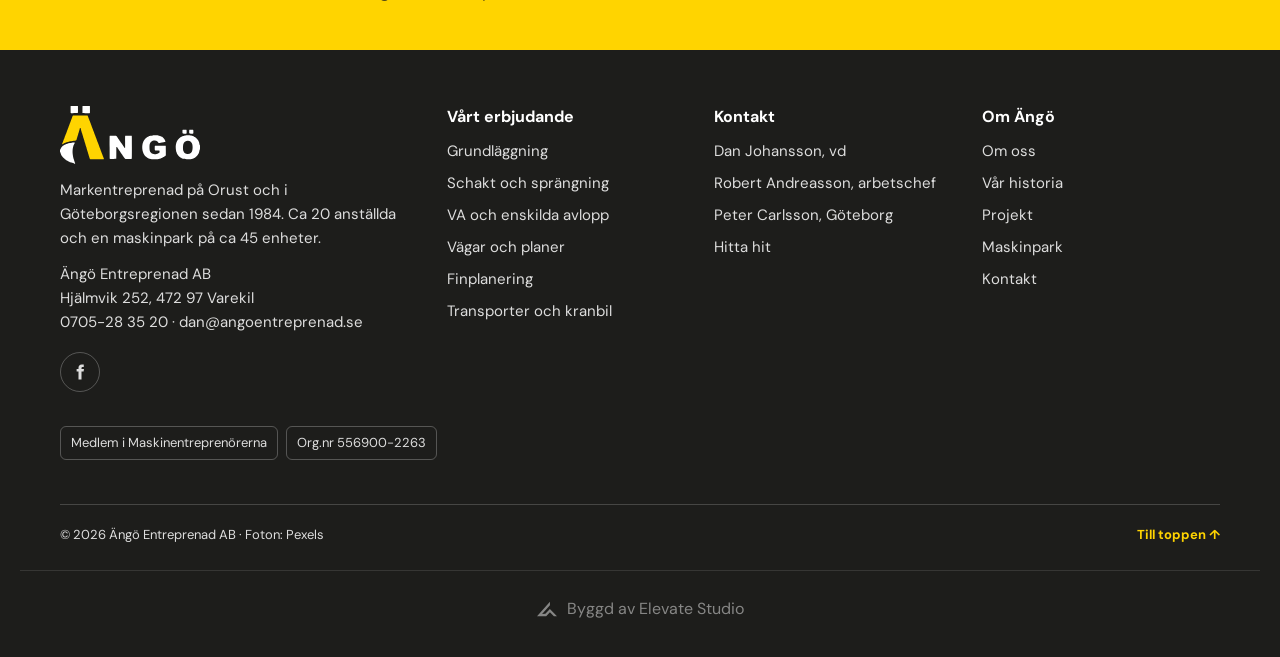
<file: docs/tjanst-finplanering.html>
<!doctype html>
<html lang="sv">
<head>
<meta charset="utf-8">
<meta name="viewport" content="width=device-width,initial-scale=1,viewport-fit=cover">
<title>Finplanering – Ängö Entreprenad</title>
<meta name="description" content="Finplanering av alla slag – åt både privatpersoner och företag.">
<link rel="preconnect" href="https://fonts.googleapis.com"><link rel="preconnect" href="https://fonts.gstatic.com" crossorigin>
<link rel="stylesheet" href="https://fonts.googleapis.com/css2?family=Outfit:wght@400;500;600;700&family=DM+Sans:opsz,wght@9..40,400;9..40,500;9..40,600;9..40,700&display=swap">
<link rel="stylesheet" href="assets/site.css">
<link rel="icon" href="data:image/svg+xml,<svg xmlns='http://www.w3.org/2000/svg' viewBox='0 0 32 32'><rect width='32' height='32' rx='7' fill='%231d1d1b'/><path d='M10 25 15 9h4l5 16h-4l-3.2-11L14 25z' fill='%23ffd400'/><rect x='12' y='4' width='3' height='3' fill='%23ffd400'/><rect x='18' y='4' width='3' height='3' fill='%23ffd400'/></svg>">
</head>
<body>
<header>
  <div class="in nav">
    <a class="logo" href="index.html" aria-label="Ängö Entreprenad, till startsidan"><img src="img/ango-logo.svg" alt="Ängö Entreprenad" width="120" height="50"></a>
    <nav class="mainnav" aria-label="Huvudmeny"><a href="tjanster.html" aria-current="page">Tjänster</a><a href="projekt.html">Projekt</a><a href="maskinpark.html">Maskinpark</a><a href="om-oss.html">Om oss</a><a href="kontakt.html">Kontakt</a></nav>
    <a class="navphone" href="tel:+46705283520">0705-28 35 20</a>
    <a class="btn btn-g navcta" href="kontakt.html">Begär offert</a>
    <button class="burger" id="burger" aria-expanded="false" aria-controls="overlay" aria-label="Öppna menyn"><span></span><span></span><span></span></button>
  </div>
</header>
<div class="overlay" id="overlay" aria-hidden="true" inert>
  <div class="ov-top"><a class="logo" href="index.html"><img src="img/ango-logo-vit.svg" alt="Ängö Entreprenad" width="120" height="50"></a><button class="ov-close" id="menuClose" type="button" aria-label="Stäng menyn">Stäng <svg viewBox="0 0 20 20" fill="none" stroke="currentColor" stroke-width="2.2" aria-hidden="true"><path d="M4 4l12 12M16 4 4 16"/></svg></button></div>
  <nav class="ov-nav" aria-label="Meny">
    <ul class="ov-main"><li><a href="tjanster.html" aria-current="page">Tjänster</a></li><li><a href="projekt.html">Projekt</a></li><li><a href="maskinpark.html">Maskinpark</a></li><li><a href="om-oss.html">Om oss</a></li><li><a href="kontakt.html">Kontakt</a></li></ul>
    <div class="ov-cols">
      <div><p class="ov-h">Tjänster</p><ul class="ov-list"><li><a href="tjanst-grundlaggning.html">Grundläggning</a></li><li><a href="tjanst-schakt.html">Schakt och sprängning</a></li><li><a href="tjanst-va.html">VA och enskilda avlopp</a></li><li><a href="tjanst-vagar.html">Vägar och planer</a></li><li><a href="tjanst-finplanering.html">Finplanering</a></li><li><a href="tjanst-transporter.html">Transporter och kranbil</a></li></ul></div>
      <div><p class="ov-h">Kontakt</p><ul class="ov-list"><li><a href="tel:+46705283520">0705-28 35 20</a></li><li><a href="mailto:dan@angoentreprenad.se">dan@angoentreprenad.se</a></li><li>Hjälmvik 252, 472 97 Varekil</li></ul></div>
    </div>
  </nav>
</div>
<main>
<section class="phero" aria-label="Finplanering"><div class="ph"><img class="photo" src="img/finplanering.jpg" alt="" loading="lazy" style="object-position:50% 60%"></div><div class="in"><nav class="crumbs" aria-label="Brödsmulor"><a href="index.html">Start</a> <span aria-hidden="true">›</span> <a href="tjanster.html">Vårt erbjudande</a> <span aria-hidden="true">›</span> <span>Finplanering</span></nav><h1>Finplanering</h1><p>Finplanering av alla slag – åt både privatpersoner och företag.</p></div></section><section><div class="in content"><div class="prose"><p>Vi utför finplanering av alla slag åt både privatpersoner och företag. När grunden är klar och marken återställd kan vi göra färdigt hela tomten.</p><h2>Det här ingår</h2><ul><li>Gräsmattor</li><li>Plantering</li><li>Plattytor</li><li>Murar och L-stöd</li><li>Stödmurar med Keystone</li></ul><h2>Stödmurar med Keystone</h2><p>Under många år har vi arbetat med stödmurssystemet Keystone.</p></div>
      <aside class="aside"><h3>Prata med oss</h3><div class="who"><span class="av" aria-hidden="true">DJ</span><div><b>Dan Johansson</b><br><span style="color:var(--muted);font-size:14px">Vd, Orust</span></div></div><dl><div><dt>Telefon</dt><dd><a href="tel:+46705283520">0705-28 35 20</a></dd></div><div><dt>Mejl</dt><dd><a href="mailto:dan@angoentreprenad.se">dan@angoentreprenad.se</a></dd></div></dl><a class="btn btn-g" href="kontakt.html">Skicka en förfrågan</a></aside></div></section><section><div class="in"><h2>Fler tjänster</h2><div class="links-row"><a href="tjanst-grundlaggning.html">Grundläggning</a><a href="tjanst-schakt.html">Schakt och sprängning</a><a href="tjanst-va.html">VA och enskilda avlopp</a><a href="tjanst-vagar.html">Vägar och planer</a><a href="tjanst-transporter.html">Transporter och kranbil</a></div></div></section>
</main>
<section class="fcta" aria-label="Kontakta oss">
  <div class="in"><div><h2>Har du ett markjobb på gång?</h2><p>Berätta om det, så hör vi av oss. Eller ring Dan direkt på 0705-28 35 20.</p></div><a class="btn btn-w" href="kontakt.html">Kontakta oss</a></div>
</section>
<footer>
  <div class="in">
    <div class="fgrid">
      <div><a class="logo" href="index.html"><img src="img/ango-logo-vit.svg" alt="Ängö Entreprenad" width="120" height="50"></a>
        <p style="margin-top:14px;max-width:36ch">Markentreprenad på Orust och i Göteborgsregionen sedan 1984. Ca 20 anställda och en maskinpark på ca 45 enheter.</p>
        <p style="margin-top:12px">Ängö Entreprenad AB<br>Hjälmvik 252, 472 97 Varekil<br><a href="tel:+46705283520">0705-28 35 20</a> · <a href="mailto:dan@angoentreprenad.se">dan@angoentreprenad.se</a></p>
        <div class="social"><a href="https://www.facebook.com/angoentreprenad/" target="_blank" rel="noopener" aria-label="Facebook (öppnas i ny flik)"><svg viewBox="0 0 24 24" aria-hidden="true"><path d="M14 8V6.5c0-.7.5-1.2 1.2-1.2H17V2h-2.8C11.6 2 10 3.7 10 6.3V8H7.5v3.3H10V22h4V11.3h2.8l.5-3.3z"/></svg></a></div>
      </div>
      <div><h4>Vårt erbjudande</h4><ul><li><a href="tjanst-grundlaggning.html">Grundläggning</a></li><li><a href="tjanst-schakt.html">Schakt och sprängning</a></li><li><a href="tjanst-va.html">VA och enskilda avlopp</a></li><li><a href="tjanst-vagar.html">Vägar och planer</a></li><li><a href="tjanst-finplanering.html">Finplanering</a></li><li><a href="tjanst-transporter.html">Transporter och kranbil</a></li></ul></div>
      <div><h4>Kontakt</h4><ul><li><a href="tel:+46705283520">Dan Johansson, vd</a></li><li><a href="tel:+46705233523">Robert Andreasson, arbetschef</a></li><li><a href="tel:+46705260035">Peter Carlsson, Göteborg</a></li><li><a href="https://www.google.com/maps/search/?api=1&query=Hj%C3%A4lmvik+252+472+97+Varekil" target="_blank" rel="noopener">Hitta hit</a></li></ul></div>
      <div><h4>Om Ängö</h4><ul><li><a href="om-oss.html">Om oss</a></li><li><a href="om-oss.html#historia">Vår historia</a></li><li><a href="projekt.html">Projekt</a></li><li><a href="maskinpark.html">Maskinpark</a></li><li><a href="kontakt.html">Kontakt</a></li></ul></div>
    </div>
    <div class="certs" aria-label="Medlemskap"><span>Medlem i Maskinentreprenörerna</span><span>Org.nr 556900-2263</span></div>
    <div class="fbottom"><span>© 2026 Ängö Entreprenad AB · Foton: Pexels</span><a class="totop" href="#" data-top>Till toppen ↑</a></div>
  </div>
<!-- elevate-credit -->
<style>.elevate-credit{max-width:1240px;margin:24px auto 0;padding:20px 16px 0;border-top:1px solid rgba(128,128,128,.25);display:flex;justify-content:center;box-sizing:border-box}.elevate-credit a{display:inline-flex;align-items:center;gap:10px;padding:8px 0;font:inherit;font-size:15px;line-height:1;color:inherit;opacity:.55;text-decoration:none;transition:opacity .2s}.elevate-credit a:hover,.elevate-credit a:focus-visible{opacity:1}.elevate-credit svg{width:20px;height:20px;flex:none;display:block}@media(min-width:1024px){.elevate-credit a{font-size:16px}}</style>
<div class="elevate-credit"><a href="https://elevatestudio.nu" target="_blank" rel="noopener"><svg viewBox="0 0 1884.3 1353.9" aria-hidden="true"><path d="M0.0 1353.9 L1218.7 0.0 L1218.7 329.1 L479.7 1136.4 L786.7 1132.4 L1215.5 687.4 L1884.3 1349.9 L1590.1 1349.9 L1218.6 994.7 L865.4 1349.9Z" fill="currentColor"/></svg>Byggd av Elevate Studio</a></div>
</footer>
<script src="assets/site.js"></script>
</body>
</html>
</file>
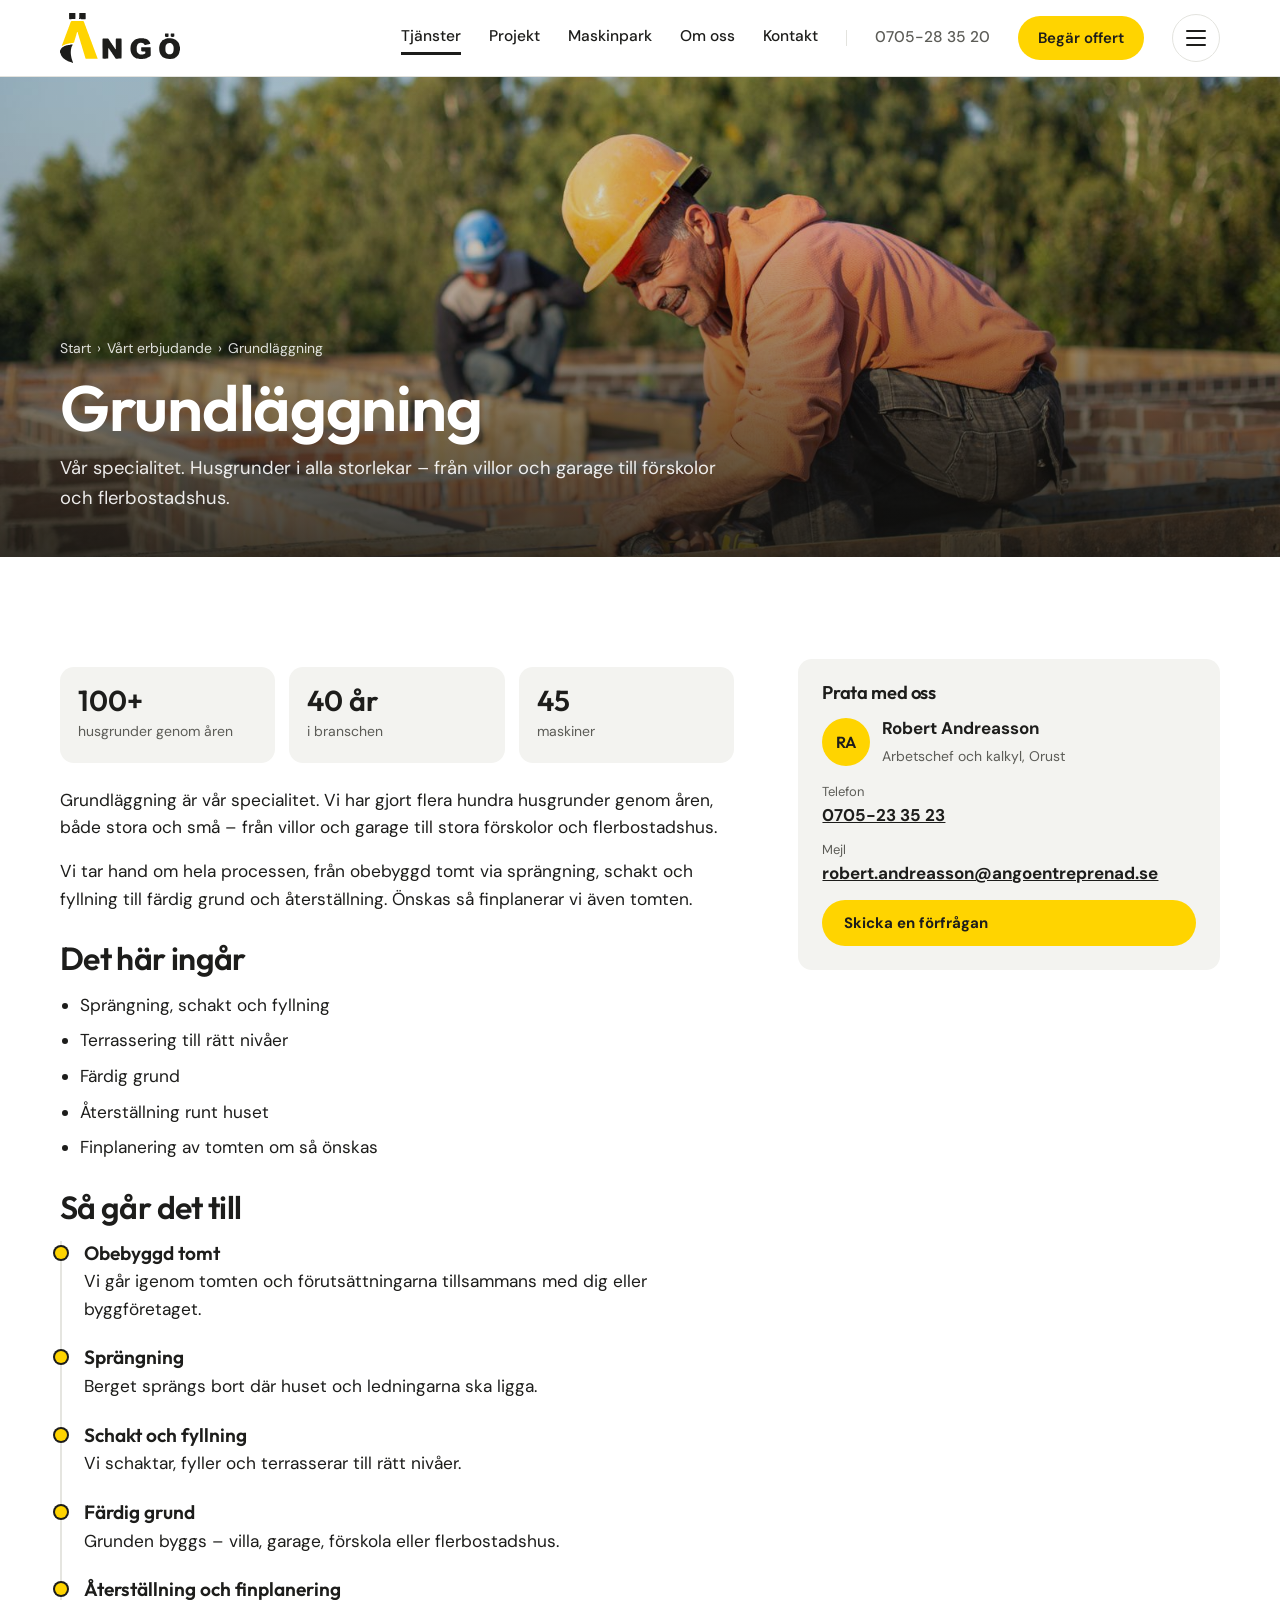
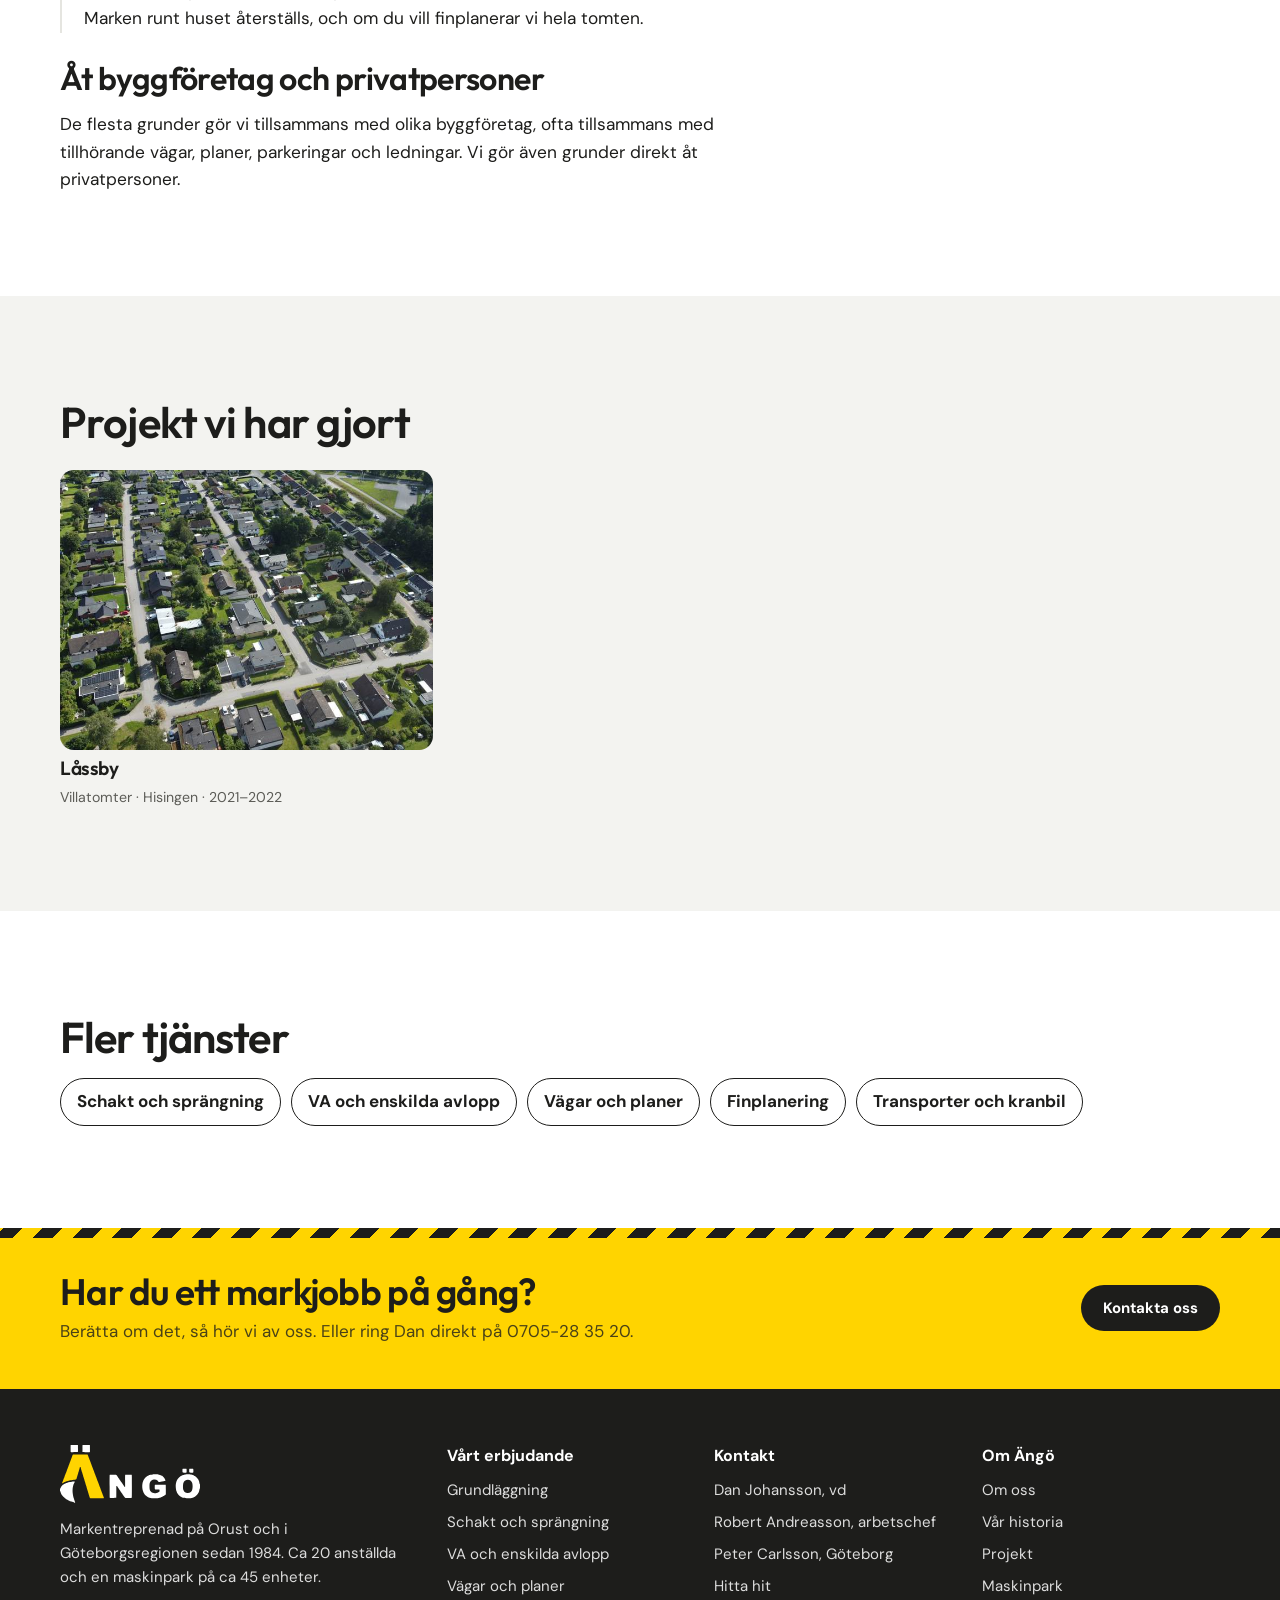
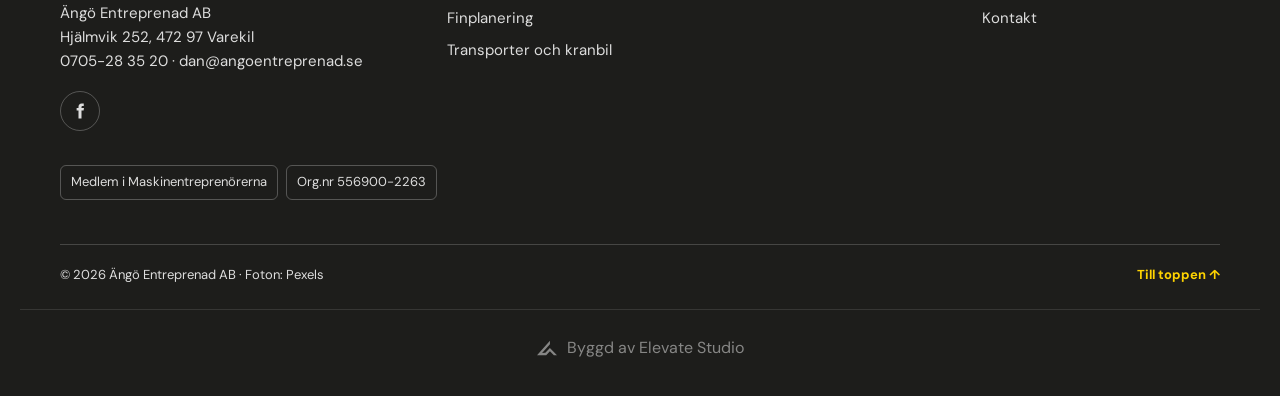
<file: docs/tjanst-grundlaggning.html>
<!doctype html>
<html lang="sv">
<head>
<meta charset="utf-8">
<meta name="viewport" content="width=device-width,initial-scale=1,viewport-fit=cover">
<title>Grundläggning – Ängö Entreprenad</title>
<meta name="description" content="Vår specialitet. Husgrunder i alla storlekar – från villor och garage till förskolor och flerbostadshus.">
<link rel="preconnect" href="https://fonts.googleapis.com"><link rel="preconnect" href="https://fonts.gstatic.com" crossorigin>
<link rel="stylesheet" href="https://fonts.googleapis.com/css2?family=Outfit:wght@400;500;600;700&family=DM+Sans:opsz,wght@9..40,400;9..40,500;9..40,600;9..40,700&display=swap">
<link rel="stylesheet" href="assets/site.css">
<link rel="icon" href="data:image/svg+xml,<svg xmlns='http://www.w3.org/2000/svg' viewBox='0 0 32 32'><rect width='32' height='32' rx='7' fill='%231d1d1b'/><path d='M10 25 15 9h4l5 16h-4l-3.2-11L14 25z' fill='%23ffd400'/><rect x='12' y='4' width='3' height='3' fill='%23ffd400'/><rect x='18' y='4' width='3' height='3' fill='%23ffd400'/></svg>">
</head>
<body>
<header>
  <div class="in nav">
    <a class="logo" href="index.html" aria-label="Ängö Entreprenad, till startsidan"><img src="img/ango-logo.svg" alt="Ängö Entreprenad" width="120" height="50"></a>
    <nav class="mainnav" aria-label="Huvudmeny"><a href="tjanster.html" aria-current="page">Tjänster</a><a href="projekt.html">Projekt</a><a href="maskinpark.html">Maskinpark</a><a href="om-oss.html">Om oss</a><a href="kontakt.html">Kontakt</a></nav>
    <a class="navphone" href="tel:+46705283520">0705-28 35 20</a>
    <a class="btn btn-g navcta" href="kontakt.html">Begär offert</a>
    <button class="burger" id="burger" aria-expanded="false" aria-controls="overlay" aria-label="Öppna menyn"><span></span><span></span><span></span></button>
  </div>
</header>
<div class="overlay" id="overlay" aria-hidden="true" inert>
  <div class="ov-top"><a class="logo" href="index.html"><img src="img/ango-logo-vit.svg" alt="Ängö Entreprenad" width="120" height="50"></a><button class="ov-close" id="menuClose" type="button" aria-label="Stäng menyn">Stäng <svg viewBox="0 0 20 20" fill="none" stroke="currentColor" stroke-width="2.2" aria-hidden="true"><path d="M4 4l12 12M16 4 4 16"/></svg></button></div>
  <nav class="ov-nav" aria-label="Meny">
    <ul class="ov-main"><li><a href="tjanster.html" aria-current="page">Tjänster</a></li><li><a href="projekt.html">Projekt</a></li><li><a href="maskinpark.html">Maskinpark</a></li><li><a href="om-oss.html">Om oss</a></li><li><a href="kontakt.html">Kontakt</a></li></ul>
    <div class="ov-cols">
      <div><p class="ov-h">Tjänster</p><ul class="ov-list"><li><a href="tjanst-grundlaggning.html">Grundläggning</a></li><li><a href="tjanst-schakt.html">Schakt och sprängning</a></li><li><a href="tjanst-va.html">VA och enskilda avlopp</a></li><li><a href="tjanst-vagar.html">Vägar och planer</a></li><li><a href="tjanst-finplanering.html">Finplanering</a></li><li><a href="tjanst-transporter.html">Transporter och kranbil</a></li></ul></div>
      <div><p class="ov-h">Kontakt</p><ul class="ov-list"><li><a href="tel:+46705283520">0705-28 35 20</a></li><li><a href="mailto:dan@angoentreprenad.se">dan@angoentreprenad.se</a></li><li>Hjälmvik 252, 472 97 Varekil</li></ul></div>
    </div>
  </nav>
</div>
<main>
<section class="phero" aria-label="Grundläggning"><div class="ph"><img class="photo" src="img/grundlaggning.jpg" alt="" loading="lazy" style="object-position:50% 50%"></div><div class="in"><nav class="crumbs" aria-label="Brödsmulor"><a href="index.html">Start</a> <span aria-hidden="true">›</span> <a href="tjanster.html">Vårt erbjudande</a> <span aria-hidden="true">›</span> <span>Grundläggning</span></nav><h1>Grundläggning</h1><p>Vår specialitet. Husgrunder i alla storlekar – från villor och garage till förskolor och flerbostadshus.</p></div></section><section><div class="in content"><div class="prose"><div class="stats"><div><b>100+</b><span>husgrunder genom åren</span></div><div><b>40 år</b><span>i branschen</span></div><div><b>45</b><span>maskiner</span></div></div><p>Grundläggning är vår specialitet. Vi har gjort flera hundra husgrunder genom åren, både stora och små – från villor och garage till stora förskolor och flerbostadshus.</p><p>Vi tar hand om hela processen, från obebyggd tomt via sprängning, schakt och fyllning till färdig grund och återställning. Önskas så finplanerar vi även tomten.</p><h2>Det här ingår</h2><ul><li>Sprängning, schakt och fyllning</li><li>Terrassering till rätt nivåer</li><li>Färdig grund</li><li>Återställning runt huset</li><li>Finplanering av tomten om så önskas</li></ul><h2>Så går det till</h2><ol class="timeline"><li><b>Obebyggd tomt</b><p>Vi går igenom tomten och förutsättningarna tillsammans med dig eller byggföretaget.</p></li><li><b>Sprängning</b><p>Berget sprängs bort där huset och ledningarna ska ligga.</p></li><li><b>Schakt och fyllning</b><p>Vi schaktar, fyller och terrasserar till rätt nivåer.</p></li><li><b>Färdig grund</b><p>Grunden byggs – villa, garage, förskola eller flerbostadshus.</p></li><li><b>Återställning och finplanering</b><p>Marken runt huset återställs, och om du vill finplanerar vi hela tomten.</p></li></ol><h2>Åt byggföretag och privatpersoner</h2><p>De flesta grunder gör vi tillsammans med olika byggföretag, ofta tillsammans med tillhörande vägar, planer, parkeringar och ledningar. Vi gör även grunder direkt åt privatpersoner.</p></div>
      <aside class="aside"><h3>Prata med oss</h3><div class="who"><span class="av" aria-hidden="true">RA</span><div><b>Robert Andreasson</b><br><span style="color:var(--muted);font-size:14px">Arbetschef och kalkyl, Orust</span></div></div><dl><div><dt>Telefon</dt><dd><a href="tel:+46705233523">0705-23 35 23</a></dd></div><div><dt>Mejl</dt><dd><a href="mailto:robert.andreasson@angoentreprenad.se">robert.andreasson@angoentreprenad.se</a></dd></div></dl><a class="btn btn-g" href="kontakt.html">Skicka en förfrågan</a></aside></div></section><section class="related"><div class="in"><h2>Projekt vi har gjort</h2><div style="margin-top:24px"><div class="cards3"><a class="pcard2" href="projekt-lassby.html"><div class="ph"><img class="photo" src="img/villaomrade.jpg" alt="Låssby, Hisingen" loading="lazy" style="object-position:50% 50%"></div><h3>Låssby</h3><small>Villatomter · Hisingen · 2021–2022</small></a></div></div></div></section><section><div class="in"><h2>Fler tjänster</h2><div class="links-row"><a href="tjanst-schakt.html">Schakt och sprängning</a><a href="tjanst-va.html">VA och enskilda avlopp</a><a href="tjanst-vagar.html">Vägar och planer</a><a href="tjanst-finplanering.html">Finplanering</a><a href="tjanst-transporter.html">Transporter och kranbil</a></div></div></section>
</main>
<section class="fcta" aria-label="Kontakta oss">
  <div class="in"><div><h2>Har du ett markjobb på gång?</h2><p>Berätta om det, så hör vi av oss. Eller ring Dan direkt på 0705-28 35 20.</p></div><a class="btn btn-w" href="kontakt.html">Kontakta oss</a></div>
</section>
<footer>
  <div class="in">
    <div class="fgrid">
      <div><a class="logo" href="index.html"><img src="img/ango-logo-vit.svg" alt="Ängö Entreprenad" width="120" height="50"></a>
        <p style="margin-top:14px;max-width:36ch">Markentreprenad på Orust och i Göteborgsregionen sedan 1984. Ca 20 anställda och en maskinpark på ca 45 enheter.</p>
        <p style="margin-top:12px">Ängö Entreprenad AB<br>Hjälmvik 252, 472 97 Varekil<br><a href="tel:+46705283520">0705-28 35 20</a> · <a href="mailto:dan@angoentreprenad.se">dan@angoentreprenad.se</a></p>
        <div class="social"><a href="https://www.facebook.com/angoentreprenad/" target="_blank" rel="noopener" aria-label="Facebook (öppnas i ny flik)"><svg viewBox="0 0 24 24" aria-hidden="true"><path d="M14 8V6.5c0-.7.5-1.2 1.2-1.2H17V2h-2.8C11.6 2 10 3.7 10 6.3V8H7.5v3.3H10V22h4V11.3h2.8l.5-3.3z"/></svg></a></div>
      </div>
      <div><h4>Vårt erbjudande</h4><ul><li><a href="tjanst-grundlaggning.html">Grundläggning</a></li><li><a href="tjanst-schakt.html">Schakt och sprängning</a></li><li><a href="tjanst-va.html">VA och enskilda avlopp</a></li><li><a href="tjanst-vagar.html">Vägar och planer</a></li><li><a href="tjanst-finplanering.html">Finplanering</a></li><li><a href="tjanst-transporter.html">Transporter och kranbil</a></li></ul></div>
      <div><h4>Kontakt</h4><ul><li><a href="tel:+46705283520">Dan Johansson, vd</a></li><li><a href="tel:+46705233523">Robert Andreasson, arbetschef</a></li><li><a href="tel:+46705260035">Peter Carlsson, Göteborg</a></li><li><a href="https://www.google.com/maps/search/?api=1&query=Hj%C3%A4lmvik+252+472+97+Varekil" target="_blank" rel="noopener">Hitta hit</a></li></ul></div>
      <div><h4>Om Ängö</h4><ul><li><a href="om-oss.html">Om oss</a></li><li><a href="om-oss.html#historia">Vår historia</a></li><li><a href="projekt.html">Projekt</a></li><li><a href="maskinpark.html">Maskinpark</a></li><li><a href="kontakt.html">Kontakt</a></li></ul></div>
    </div>
    <div class="certs" aria-label="Medlemskap"><span>Medlem i Maskinentreprenörerna</span><span>Org.nr 556900-2263</span></div>
    <div class="fbottom"><span>© 2026 Ängö Entreprenad AB · Foton: Pexels</span><a class="totop" href="#" data-top>Till toppen ↑</a></div>
  </div>
<!-- elevate-credit -->
<style>.elevate-credit{max-width:1240px;margin:24px auto 0;padding:20px 16px 0;border-top:1px solid rgba(128,128,128,.25);display:flex;justify-content:center;box-sizing:border-box}.elevate-credit a{display:inline-flex;align-items:center;gap:10px;padding:8px 0;font:inherit;font-size:15px;line-height:1;color:inherit;opacity:.55;text-decoration:none;transition:opacity .2s}.elevate-credit a:hover,.elevate-credit a:focus-visible{opacity:1}.elevate-credit svg{width:20px;height:20px;flex:none;display:block}@media(min-width:1024px){.elevate-credit a{font-size:16px}}</style>
<div class="elevate-credit"><a href="https://elevatestudio.nu" target="_blank" rel="noopener"><svg viewBox="0 0 1884.3 1353.9" aria-hidden="true"><path d="M0.0 1353.9 L1218.7 0.0 L1218.7 329.1 L479.7 1136.4 L786.7 1132.4 L1215.5 687.4 L1884.3 1349.9 L1590.1 1349.9 L1218.6 994.7 L865.4 1349.9Z" fill="currentColor"/></svg>Byggd av Elevate Studio</a></div>
</footer>
<script src="assets/site.js"></script>
</body>
</html>
</file>
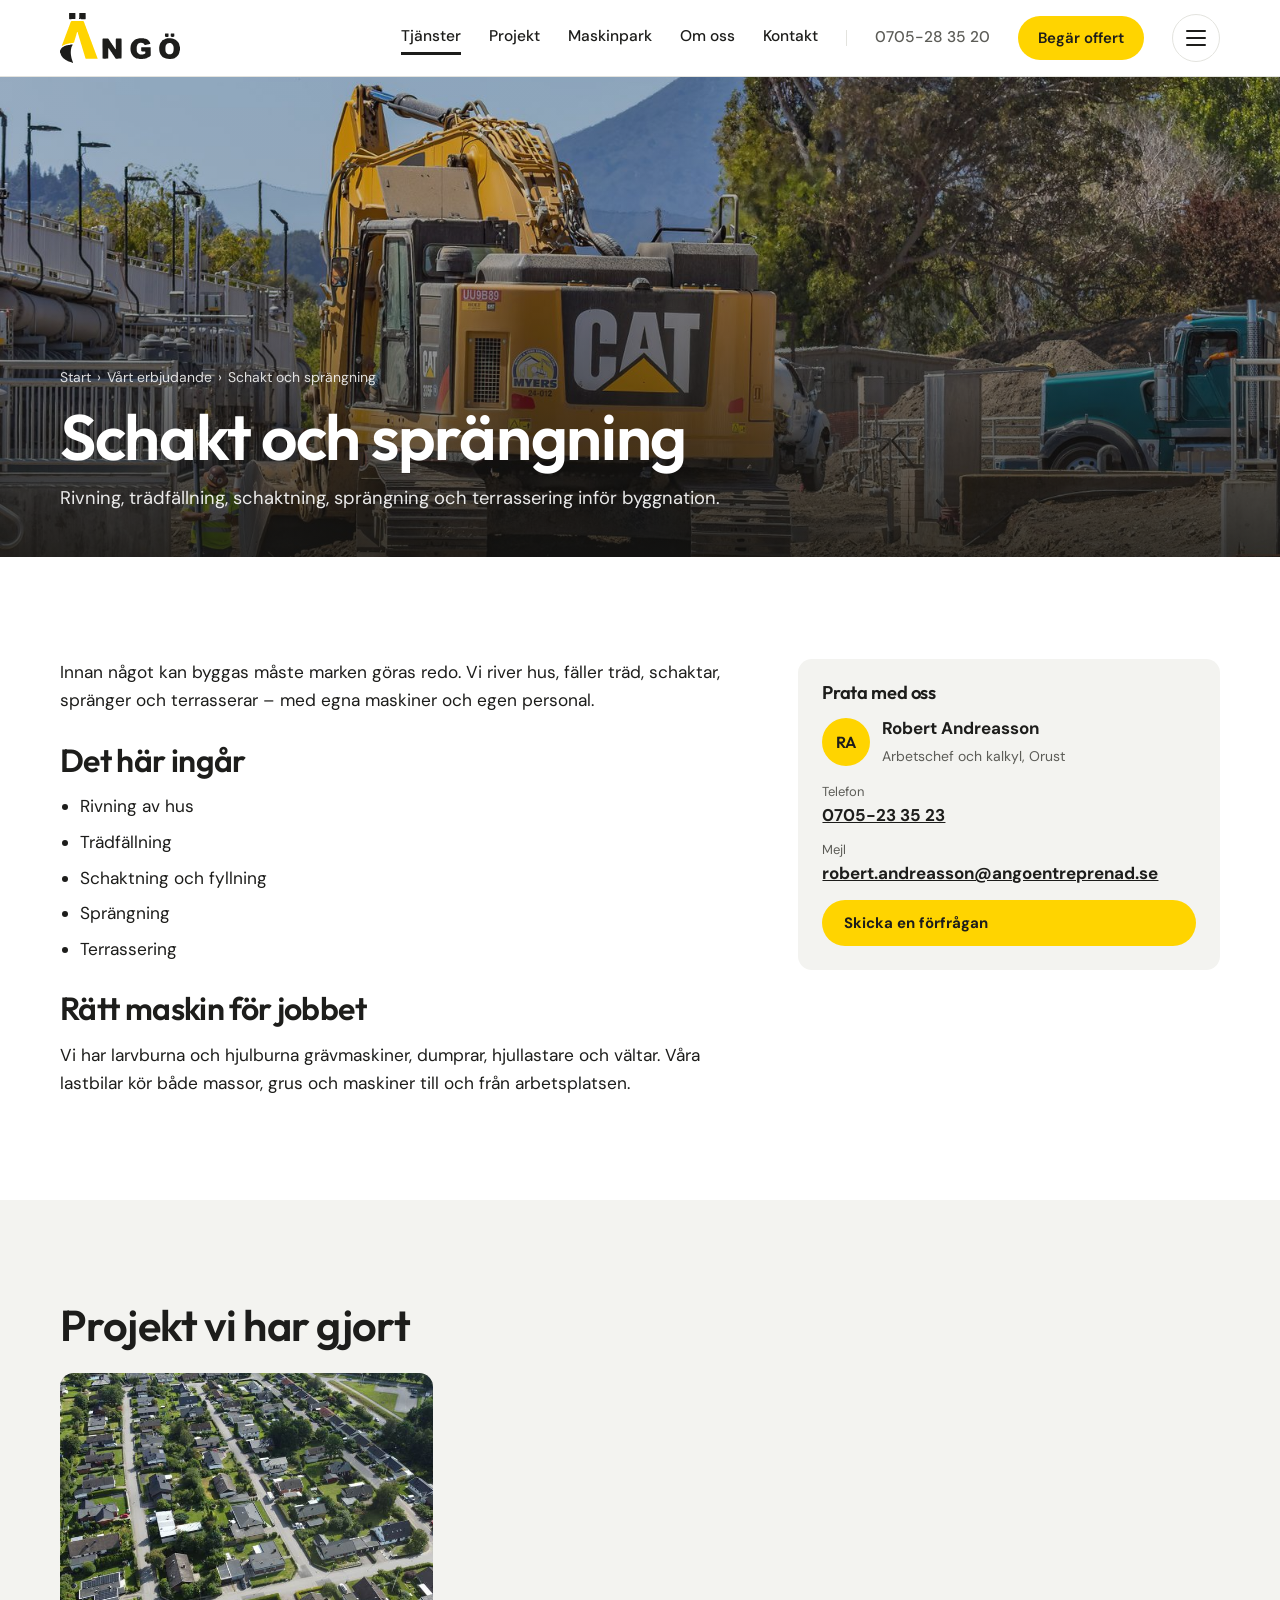
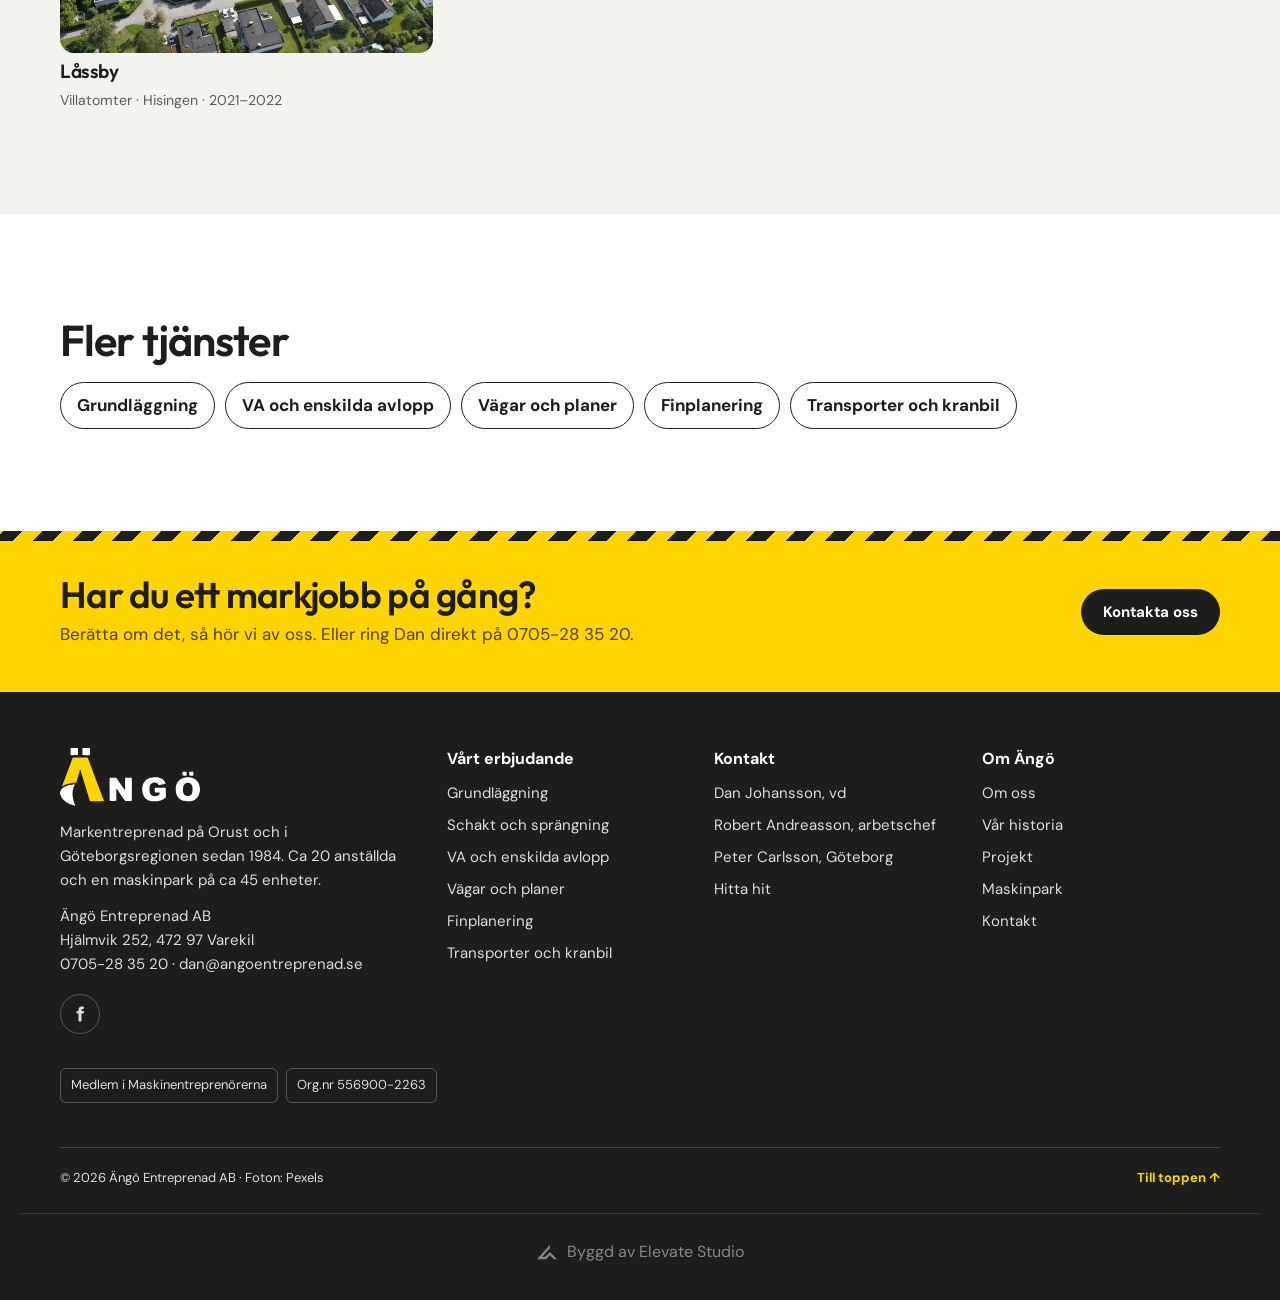
<file: docs/tjanst-schakt.html>
<!doctype html>
<html lang="sv">
<head>
<meta charset="utf-8">
<meta name="viewport" content="width=device-width,initial-scale=1,viewport-fit=cover">
<title>Schakt och sprängning – Ängö Entreprenad</title>
<meta name="description" content="Rivning, trädfällning, schaktning, sprängning och terrassering inför byggnation.">
<link rel="preconnect" href="https://fonts.googleapis.com"><link rel="preconnect" href="https://fonts.gstatic.com" crossorigin>
<link rel="stylesheet" href="https://fonts.googleapis.com/css2?family=Outfit:wght@400;500;600;700&family=DM+Sans:opsz,wght@9..40,400;9..40,500;9..40,600;9..40,700&display=swap">
<link rel="stylesheet" href="assets/site.css">
<link rel="icon" href="data:image/svg+xml,<svg xmlns='http://www.w3.org/2000/svg' viewBox='0 0 32 32'><rect width='32' height='32' rx='7' fill='%231d1d1b'/><path d='M10 25 15 9h4l5 16h-4l-3.2-11L14 25z' fill='%23ffd400'/><rect x='12' y='4' width='3' height='3' fill='%23ffd400'/><rect x='18' y='4' width='3' height='3' fill='%23ffd400'/></svg>">
</head>
<body>
<header>
  <div class="in nav">
    <a class="logo" href="index.html" aria-label="Ängö Entreprenad, till startsidan"><img src="img/ango-logo.svg" alt="Ängö Entreprenad" width="120" height="50"></a>
    <nav class="mainnav" aria-label="Huvudmeny"><a href="tjanster.html" aria-current="page">Tjänster</a><a href="projekt.html">Projekt</a><a href="maskinpark.html">Maskinpark</a><a href="om-oss.html">Om oss</a><a href="kontakt.html">Kontakt</a></nav>
    <a class="navphone" href="tel:+46705283520">0705-28 35 20</a>
    <a class="btn btn-g navcta" href="kontakt.html">Begär offert</a>
    <button class="burger" id="burger" aria-expanded="false" aria-controls="overlay" aria-label="Öppna menyn"><span></span><span></span><span></span></button>
  </div>
</header>
<div class="overlay" id="overlay" aria-hidden="true" inert>
  <div class="ov-top"><a class="logo" href="index.html"><img src="img/ango-logo-vit.svg" alt="Ängö Entreprenad" width="120" height="50"></a><button class="ov-close" id="menuClose" type="button" aria-label="Stäng menyn">Stäng <svg viewBox="0 0 20 20" fill="none" stroke="currentColor" stroke-width="2.2" aria-hidden="true"><path d="M4 4l12 12M16 4 4 16"/></svg></button></div>
  <nav class="ov-nav" aria-label="Meny">
    <ul class="ov-main"><li><a href="tjanster.html" aria-current="page">Tjänster</a></li><li><a href="projekt.html">Projekt</a></li><li><a href="maskinpark.html">Maskinpark</a></li><li><a href="om-oss.html">Om oss</a></li><li><a href="kontakt.html">Kontakt</a></li></ul>
    <div class="ov-cols">
      <div><p class="ov-h">Tjänster</p><ul class="ov-list"><li><a href="tjanst-grundlaggning.html">Grundläggning</a></li><li><a href="tjanst-schakt.html">Schakt och sprängning</a></li><li><a href="tjanst-va.html">VA och enskilda avlopp</a></li><li><a href="tjanst-vagar.html">Vägar och planer</a></li><li><a href="tjanst-finplanering.html">Finplanering</a></li><li><a href="tjanst-transporter.html">Transporter och kranbil</a></li></ul></div>
      <div><p class="ov-h">Kontakt</p><ul class="ov-list"><li><a href="tel:+46705283520">0705-28 35 20</a></li><li><a href="mailto:dan@angoentreprenad.se">dan@angoentreprenad.se</a></li><li>Hjälmvik 252, 472 97 Varekil</li></ul></div>
    </div>
  </nav>
</div>
<main>
<section class="phero" aria-label="Schakt och sprängning"><div class="ph"><img class="photo" src="img/schakt.jpg" alt="" loading="lazy" style="object-position:50% 50%"></div><div class="in"><nav class="crumbs" aria-label="Brödsmulor"><a href="index.html">Start</a> <span aria-hidden="true">›</span> <a href="tjanster.html">Vårt erbjudande</a> <span aria-hidden="true">›</span> <span>Schakt och sprängning</span></nav><h1>Schakt och sprängning</h1><p>Rivning, trädfällning, schaktning, sprängning och terrassering inför byggnation.</p></div></section><section><div class="in content"><div class="prose"><p>Innan något kan byggas måste marken göras redo. Vi river hus, fäller träd, schaktar, spränger och terrasserar – med egna maskiner och egen personal.</p><h2>Det här ingår</h2><ul><li>Rivning av hus</li><li>Trädfällning</li><li>Schaktning och fyllning</li><li>Sprängning</li><li>Terrassering</li></ul><h2>Rätt maskin för jobbet</h2><p>Vi har larvburna och hjulburna grävmaskiner, dumprar, hjullastare och vältar. Våra lastbilar kör både massor, grus och maskiner till och från arbetsplatsen.</p></div>
      <aside class="aside"><h3>Prata med oss</h3><div class="who"><span class="av" aria-hidden="true">RA</span><div><b>Robert Andreasson</b><br><span style="color:var(--muted);font-size:14px">Arbetschef och kalkyl, Orust</span></div></div><dl><div><dt>Telefon</dt><dd><a href="tel:+46705233523">0705-23 35 23</a></dd></div><div><dt>Mejl</dt><dd><a href="mailto:robert.andreasson@angoentreprenad.se">robert.andreasson@angoentreprenad.se</a></dd></div></dl><a class="btn btn-g" href="kontakt.html">Skicka en förfrågan</a></aside></div></section><section class="related"><div class="in"><h2>Projekt vi har gjort</h2><div style="margin-top:24px"><div class="cards3"><a class="pcard2" href="projekt-lassby.html"><div class="ph"><img class="photo" src="img/villaomrade.jpg" alt="Låssby, Hisingen" loading="lazy" style="object-position:50% 50%"></div><h3>Låssby</h3><small>Villatomter · Hisingen · 2021–2022</small></a></div></div></div></section><section><div class="in"><h2>Fler tjänster</h2><div class="links-row"><a href="tjanst-grundlaggning.html">Grundläggning</a><a href="tjanst-va.html">VA och enskilda avlopp</a><a href="tjanst-vagar.html">Vägar och planer</a><a href="tjanst-finplanering.html">Finplanering</a><a href="tjanst-transporter.html">Transporter och kranbil</a></div></div></section>
</main>
<section class="fcta" aria-label="Kontakta oss">
  <div class="in"><div><h2>Har du ett markjobb på gång?</h2><p>Berätta om det, så hör vi av oss. Eller ring Dan direkt på 0705-28 35 20.</p></div><a class="btn btn-w" href="kontakt.html">Kontakta oss</a></div>
</section>
<footer>
  <div class="in">
    <div class="fgrid">
      <div><a class="logo" href="index.html"><img src="img/ango-logo-vit.svg" alt="Ängö Entreprenad" width="120" height="50"></a>
        <p style="margin-top:14px;max-width:36ch">Markentreprenad på Orust och i Göteborgsregionen sedan 1984. Ca 20 anställda och en maskinpark på ca 45 enheter.</p>
        <p style="margin-top:12px">Ängö Entreprenad AB<br>Hjälmvik 252, 472 97 Varekil<br><a href="tel:+46705283520">0705-28 35 20</a> · <a href="mailto:dan@angoentreprenad.se">dan@angoentreprenad.se</a></p>
        <div class="social"><a href="https://www.facebook.com/angoentreprenad/" target="_blank" rel="noopener" aria-label="Facebook (öppnas i ny flik)"><svg viewBox="0 0 24 24" aria-hidden="true"><path d="M14 8V6.5c0-.7.5-1.2 1.2-1.2H17V2h-2.8C11.6 2 10 3.7 10 6.3V8H7.5v3.3H10V22h4V11.3h2.8l.5-3.3z"/></svg></a></div>
      </div>
      <div><h4>Vårt erbjudande</h4><ul><li><a href="tjanst-grundlaggning.html">Grundläggning</a></li><li><a href="tjanst-schakt.html">Schakt och sprängning</a></li><li><a href="tjanst-va.html">VA och enskilda avlopp</a></li><li><a href="tjanst-vagar.html">Vägar och planer</a></li><li><a href="tjanst-finplanering.html">Finplanering</a></li><li><a href="tjanst-transporter.html">Transporter och kranbil</a></li></ul></div>
      <div><h4>Kontakt</h4><ul><li><a href="tel:+46705283520">Dan Johansson, vd</a></li><li><a href="tel:+46705233523">Robert Andreasson, arbetschef</a></li><li><a href="tel:+46705260035">Peter Carlsson, Göteborg</a></li><li><a href="https://www.google.com/maps/search/?api=1&query=Hj%C3%A4lmvik+252+472+97+Varekil" target="_blank" rel="noopener">Hitta hit</a></li></ul></div>
      <div><h4>Om Ängö</h4><ul><li><a href="om-oss.html">Om oss</a></li><li><a href="om-oss.html#historia">Vår historia</a></li><li><a href="projekt.html">Projekt</a></li><li><a href="maskinpark.html">Maskinpark</a></li><li><a href="kontakt.html">Kontakt</a></li></ul></div>
    </div>
    <div class="certs" aria-label="Medlemskap"><span>Medlem i Maskinentreprenörerna</span><span>Org.nr 556900-2263</span></div>
    <div class="fbottom"><span>© 2026 Ängö Entreprenad AB · Foton: Pexels</span><a class="totop" href="#" data-top>Till toppen ↑</a></div>
  </div>
<!-- elevate-credit -->
<style>.elevate-credit{max-width:1240px;margin:24px auto 0;padding:20px 16px 0;border-top:1px solid rgba(128,128,128,.25);display:flex;justify-content:center;box-sizing:border-box}.elevate-credit a{display:inline-flex;align-items:center;gap:10px;padding:8px 0;font:inherit;font-size:15px;line-height:1;color:inherit;opacity:.55;text-decoration:none;transition:opacity .2s}.elevate-credit a:hover,.elevate-credit a:focus-visible{opacity:1}.elevate-credit svg{width:20px;height:20px;flex:none;display:block}@media(min-width:1024px){.elevate-credit a{font-size:16px}}</style>
<div class="elevate-credit"><a href="https://elevatestudio.nu" target="_blank" rel="noopener"><svg viewBox="0 0 1884.3 1353.9" aria-hidden="true"><path d="M0.0 1353.9 L1218.7 0.0 L1218.7 329.1 L479.7 1136.4 L786.7 1132.4 L1215.5 687.4 L1884.3 1349.9 L1590.1 1349.9 L1218.6 994.7 L865.4 1349.9Z" fill="currentColor"/></svg>Byggd av Elevate Studio</a></div>
</footer>
<script src="assets/site.js"></script>
</body>
</html>
</file>
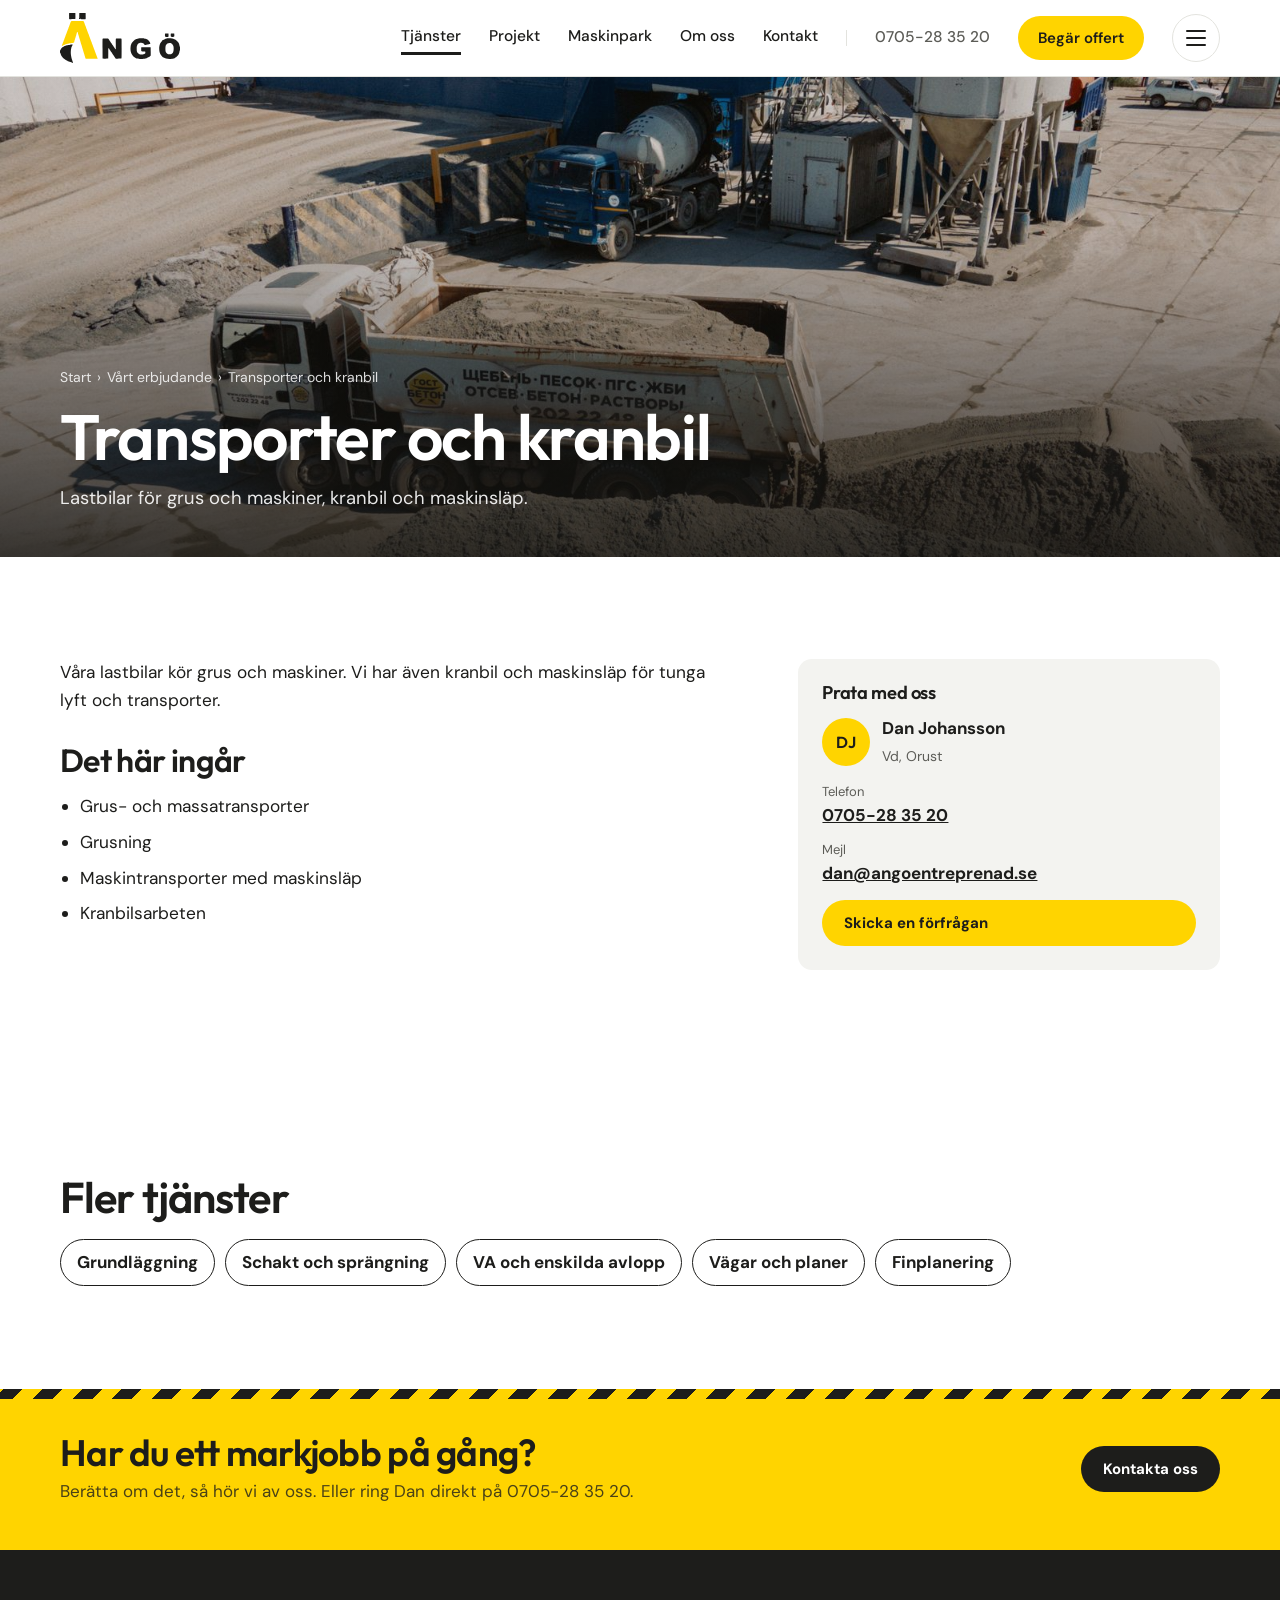
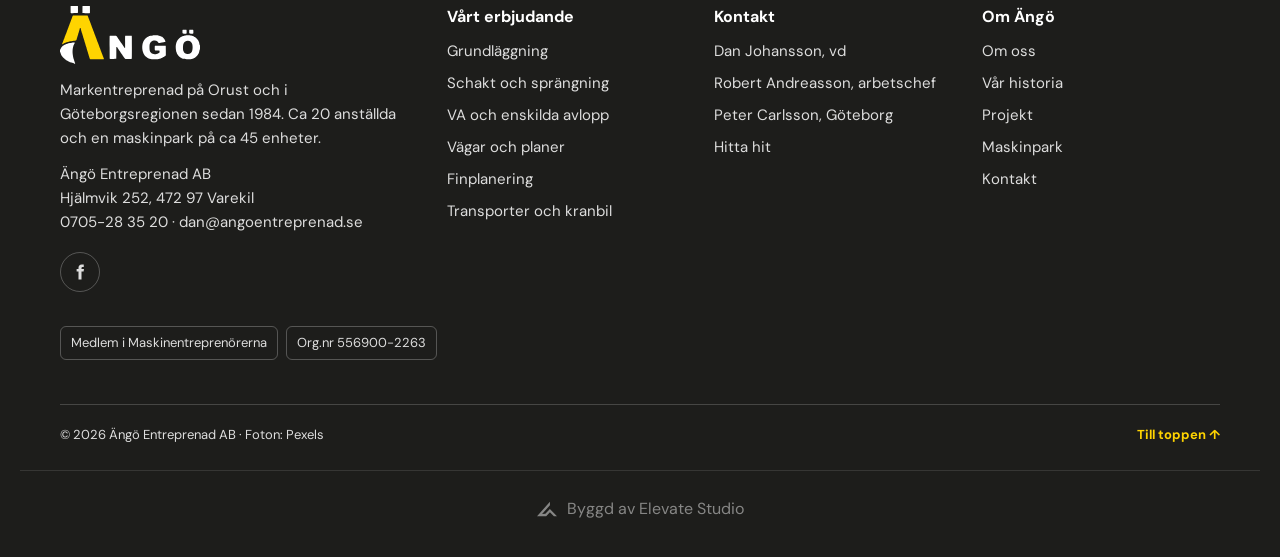
<file: docs/tjanst-transporter.html>
<!doctype html>
<html lang="sv">
<head>
<meta charset="utf-8">
<meta name="viewport" content="width=device-width,initial-scale=1,viewport-fit=cover">
<title>Transporter och kranbil – Ängö Entreprenad</title>
<meta name="description" content="Lastbilar för grus och maskiner, kranbil och maskinsläp.">
<link rel="preconnect" href="https://fonts.googleapis.com"><link rel="preconnect" href="https://fonts.gstatic.com" crossorigin>
<link rel="stylesheet" href="https://fonts.googleapis.com/css2?family=Outfit:wght@400;500;600;700&family=DM+Sans:opsz,wght@9..40,400;9..40,500;9..40,600;9..40,700&display=swap">
<link rel="stylesheet" href="assets/site.css">
<link rel="icon" href="data:image/svg+xml,<svg xmlns='http://www.w3.org/2000/svg' viewBox='0 0 32 32'><rect width='32' height='32' rx='7' fill='%231d1d1b'/><path d='M10 25 15 9h4l5 16h-4l-3.2-11L14 25z' fill='%23ffd400'/><rect x='12' y='4' width='3' height='3' fill='%23ffd400'/><rect x='18' y='4' width='3' height='3' fill='%23ffd400'/></svg>">
</head>
<body>
<header>
  <div class="in nav">
    <a class="logo" href="index.html" aria-label="Ängö Entreprenad, till startsidan"><img src="img/ango-logo.svg" alt="Ängö Entreprenad" width="120" height="50"></a>
    <nav class="mainnav" aria-label="Huvudmeny"><a href="tjanster.html" aria-current="page">Tjänster</a><a href="projekt.html">Projekt</a><a href="maskinpark.html">Maskinpark</a><a href="om-oss.html">Om oss</a><a href="kontakt.html">Kontakt</a></nav>
    <a class="navphone" href="tel:+46705283520">0705-28 35 20</a>
    <a class="btn btn-g navcta" href="kontakt.html">Begär offert</a>
    <button class="burger" id="burger" aria-expanded="false" aria-controls="overlay" aria-label="Öppna menyn"><span></span><span></span><span></span></button>
  </div>
</header>
<div class="overlay" id="overlay" aria-hidden="true" inert>
  <div class="ov-top"><a class="logo" href="index.html"><img src="img/ango-logo-vit.svg" alt="Ängö Entreprenad" width="120" height="50"></a><button class="ov-close" id="menuClose" type="button" aria-label="Stäng menyn">Stäng <svg viewBox="0 0 20 20" fill="none" stroke="currentColor" stroke-width="2.2" aria-hidden="true"><path d="M4 4l12 12M16 4 4 16"/></svg></button></div>
  <nav class="ov-nav" aria-label="Meny">
    <ul class="ov-main"><li><a href="tjanster.html" aria-current="page">Tjänster</a></li><li><a href="projekt.html">Projekt</a></li><li><a href="maskinpark.html">Maskinpark</a></li><li><a href="om-oss.html">Om oss</a></li><li><a href="kontakt.html">Kontakt</a></li></ul>
    <div class="ov-cols">
      <div><p class="ov-h">Tjänster</p><ul class="ov-list"><li><a href="tjanst-grundlaggning.html">Grundläggning</a></li><li><a href="tjanst-schakt.html">Schakt och sprängning</a></li><li><a href="tjanst-va.html">VA och enskilda avlopp</a></li><li><a href="tjanst-vagar.html">Vägar och planer</a></li><li><a href="tjanst-finplanering.html">Finplanering</a></li><li><a href="tjanst-transporter.html">Transporter och kranbil</a></li></ul></div>
      <div><p class="ov-h">Kontakt</p><ul class="ov-list"><li><a href="tel:+46705283520">0705-28 35 20</a></li><li><a href="mailto:dan@angoentreprenad.se">dan@angoentreprenad.se</a></li><li>Hjälmvik 252, 472 97 Varekil</li></ul></div>
    </div>
  </nav>
</div>
<main>
<section class="phero" aria-label="Transporter och kranbil"><div class="ph"><img class="photo" src="img/transporter.jpg" alt="" loading="lazy" style="object-position:50% 50%"></div><div class="in"><nav class="crumbs" aria-label="Brödsmulor"><a href="index.html">Start</a> <span aria-hidden="true">›</span> <a href="tjanster.html">Vårt erbjudande</a> <span aria-hidden="true">›</span> <span>Transporter och kranbil</span></nav><h1>Transporter och kranbil</h1><p>Lastbilar för grus och maskiner, kranbil och maskinsläp.</p></div></section><section><div class="in content"><div class="prose"><p>Våra lastbilar kör grus och maskiner. Vi har även kranbil och maskinsläp för tunga lyft och transporter.</p><h2>Det här ingår</h2><ul><li>Grus- och massatransporter</li><li>Grusning</li><li>Maskintransporter med maskinsläp</li><li>Kranbilsarbeten</li></ul></div>
      <aside class="aside"><h3>Prata med oss</h3><div class="who"><span class="av" aria-hidden="true">DJ</span><div><b>Dan Johansson</b><br><span style="color:var(--muted);font-size:14px">Vd, Orust</span></div></div><dl><div><dt>Telefon</dt><dd><a href="tel:+46705283520">0705-28 35 20</a></dd></div><div><dt>Mejl</dt><dd><a href="mailto:dan@angoentreprenad.se">dan@angoentreprenad.se</a></dd></div></dl><a class="btn btn-g" href="kontakt.html">Skicka en förfrågan</a></aside></div></section><section><div class="in"><h2>Fler tjänster</h2><div class="links-row"><a href="tjanst-grundlaggning.html">Grundläggning</a><a href="tjanst-schakt.html">Schakt och sprängning</a><a href="tjanst-va.html">VA och enskilda avlopp</a><a href="tjanst-vagar.html">Vägar och planer</a><a href="tjanst-finplanering.html">Finplanering</a></div></div></section>
</main>
<section class="fcta" aria-label="Kontakta oss">
  <div class="in"><div><h2>Har du ett markjobb på gång?</h2><p>Berätta om det, så hör vi av oss. Eller ring Dan direkt på 0705-28 35 20.</p></div><a class="btn btn-w" href="kontakt.html">Kontakta oss</a></div>
</section>
<footer>
  <div class="in">
    <div class="fgrid">
      <div><a class="logo" href="index.html"><img src="img/ango-logo-vit.svg" alt="Ängö Entreprenad" width="120" height="50"></a>
        <p style="margin-top:14px;max-width:36ch">Markentreprenad på Orust och i Göteborgsregionen sedan 1984. Ca 20 anställda och en maskinpark på ca 45 enheter.</p>
        <p style="margin-top:12px">Ängö Entreprenad AB<br>Hjälmvik 252, 472 97 Varekil<br><a href="tel:+46705283520">0705-28 35 20</a> · <a href="mailto:dan@angoentreprenad.se">dan@angoentreprenad.se</a></p>
        <div class="social"><a href="https://www.facebook.com/angoentreprenad/" target="_blank" rel="noopener" aria-label="Facebook (öppnas i ny flik)"><svg viewBox="0 0 24 24" aria-hidden="true"><path d="M14 8V6.5c0-.7.5-1.2 1.2-1.2H17V2h-2.8C11.6 2 10 3.7 10 6.3V8H7.5v3.3H10V22h4V11.3h2.8l.5-3.3z"/></svg></a></div>
      </div>
      <div><h4>Vårt erbjudande</h4><ul><li><a href="tjanst-grundlaggning.html">Grundläggning</a></li><li><a href="tjanst-schakt.html">Schakt och sprängning</a></li><li><a href="tjanst-va.html">VA och enskilda avlopp</a></li><li><a href="tjanst-vagar.html">Vägar och planer</a></li><li><a href="tjanst-finplanering.html">Finplanering</a></li><li><a href="tjanst-transporter.html">Transporter och kranbil</a></li></ul></div>
      <div><h4>Kontakt</h4><ul><li><a href="tel:+46705283520">Dan Johansson, vd</a></li><li><a href="tel:+46705233523">Robert Andreasson, arbetschef</a></li><li><a href="tel:+46705260035">Peter Carlsson, Göteborg</a></li><li><a href="https://www.google.com/maps/search/?api=1&query=Hj%C3%A4lmvik+252+472+97+Varekil" target="_blank" rel="noopener">Hitta hit</a></li></ul></div>
      <div><h4>Om Ängö</h4><ul><li><a href="om-oss.html">Om oss</a></li><li><a href="om-oss.html#historia">Vår historia</a></li><li><a href="projekt.html">Projekt</a></li><li><a href="maskinpark.html">Maskinpark</a></li><li><a href="kontakt.html">Kontakt</a></li></ul></div>
    </div>
    <div class="certs" aria-label="Medlemskap"><span>Medlem i Maskinentreprenörerna</span><span>Org.nr 556900-2263</span></div>
    <div class="fbottom"><span>© 2026 Ängö Entreprenad AB · Foton: Pexels</span><a class="totop" href="#" data-top>Till toppen ↑</a></div>
  </div>
<!-- elevate-credit -->
<style>.elevate-credit{max-width:1240px;margin:24px auto 0;padding:20px 16px 0;border-top:1px solid rgba(128,128,128,.25);display:flex;justify-content:center;box-sizing:border-box}.elevate-credit a{display:inline-flex;align-items:center;gap:10px;padding:8px 0;font:inherit;font-size:15px;line-height:1;color:inherit;opacity:.55;text-decoration:none;transition:opacity .2s}.elevate-credit a:hover,.elevate-credit a:focus-visible{opacity:1}.elevate-credit svg{width:20px;height:20px;flex:none;display:block}@media(min-width:1024px){.elevate-credit a{font-size:16px}}</style>
<div class="elevate-credit"><a href="https://elevatestudio.nu" target="_blank" rel="noopener"><svg viewBox="0 0 1884.3 1353.9" aria-hidden="true"><path d="M0.0 1353.9 L1218.7 0.0 L1218.7 329.1 L479.7 1136.4 L786.7 1132.4 L1215.5 687.4 L1884.3 1349.9 L1590.1 1349.9 L1218.6 994.7 L865.4 1349.9Z" fill="currentColor"/></svg>Byggd av Elevate Studio</a></div>
</footer>
<script src="assets/site.js"></script>
</body>
</html>
</file>
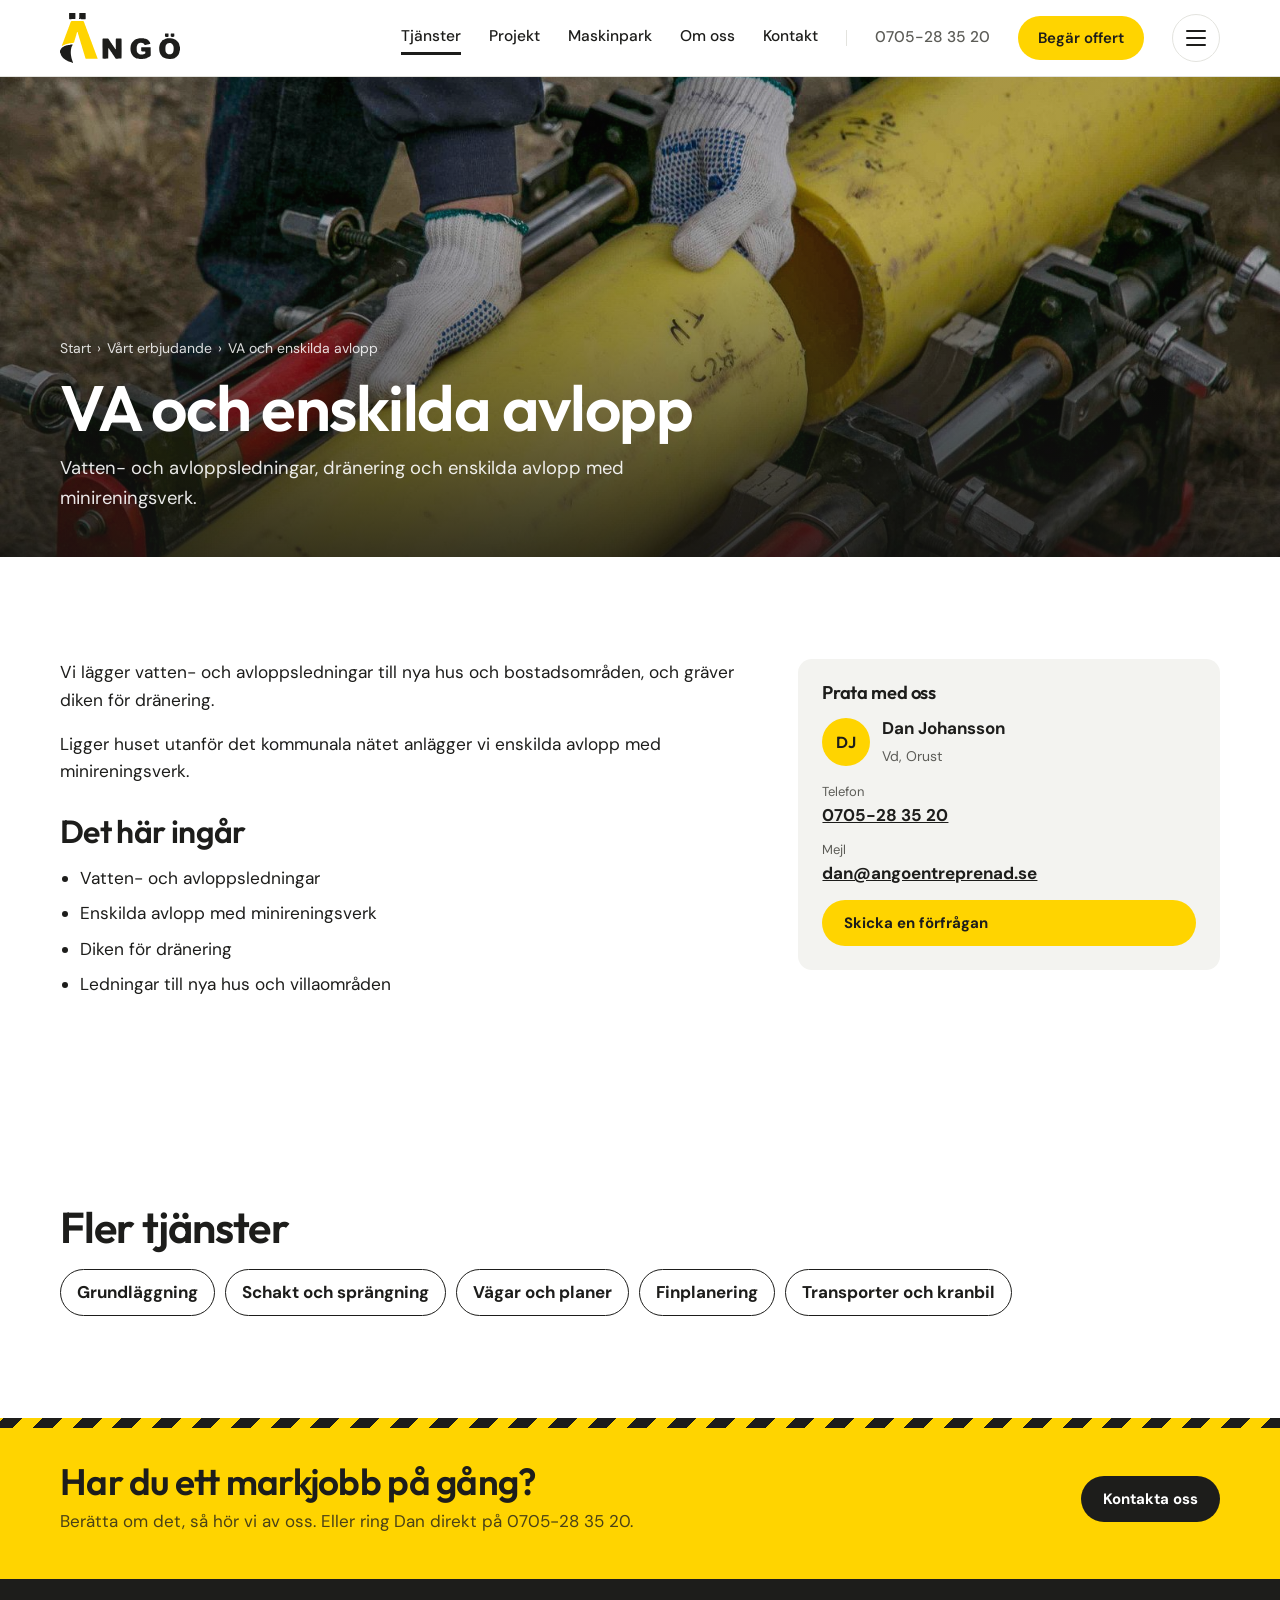
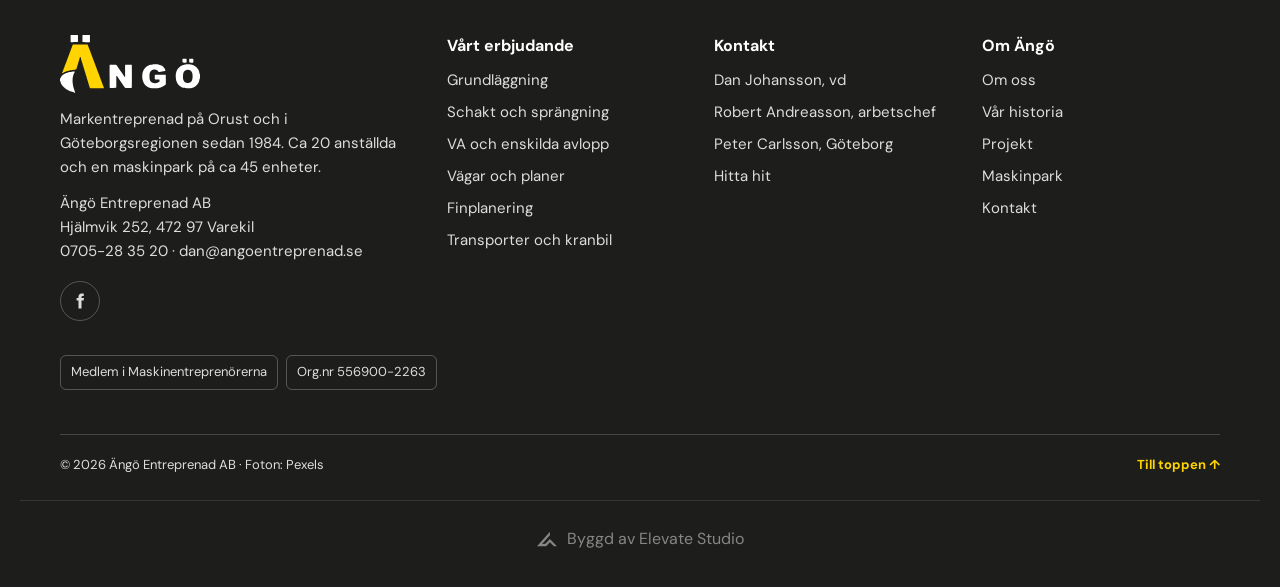
<file: docs/tjanst-va.html>
<!doctype html>
<html lang="sv">
<head>
<meta charset="utf-8">
<meta name="viewport" content="width=device-width,initial-scale=1,viewport-fit=cover">
<title>VA och enskilda avlopp – Ängö Entreprenad</title>
<meta name="description" content="Vatten- och avloppsledningar, dränering och enskilda avlopp med minireningsverk.">
<link rel="preconnect" href="https://fonts.googleapis.com"><link rel="preconnect" href="https://fonts.gstatic.com" crossorigin>
<link rel="stylesheet" href="https://fonts.googleapis.com/css2?family=Outfit:wght@400;500;600;700&family=DM+Sans:opsz,wght@9..40,400;9..40,500;9..40,600;9..40,700&display=swap">
<link rel="stylesheet" href="assets/site.css">
<link rel="icon" href="data:image/svg+xml,<svg xmlns='http://www.w3.org/2000/svg' viewBox='0 0 32 32'><rect width='32' height='32' rx='7' fill='%231d1d1b'/><path d='M10 25 15 9h4l5 16h-4l-3.2-11L14 25z' fill='%23ffd400'/><rect x='12' y='4' width='3' height='3' fill='%23ffd400'/><rect x='18' y='4' width='3' height='3' fill='%23ffd400'/></svg>">
</head>
<body>
<header>
  <div class="in nav">
    <a class="logo" href="index.html" aria-label="Ängö Entreprenad, till startsidan"><img src="img/ango-logo.svg" alt="Ängö Entreprenad" width="120" height="50"></a>
    <nav class="mainnav" aria-label="Huvudmeny"><a href="tjanster.html" aria-current="page">Tjänster</a><a href="projekt.html">Projekt</a><a href="maskinpark.html">Maskinpark</a><a href="om-oss.html">Om oss</a><a href="kontakt.html">Kontakt</a></nav>
    <a class="navphone" href="tel:+46705283520">0705-28 35 20</a>
    <a class="btn btn-g navcta" href="kontakt.html">Begär offert</a>
    <button class="burger" id="burger" aria-expanded="false" aria-controls="overlay" aria-label="Öppna menyn"><span></span><span></span><span></span></button>
  </div>
</header>
<div class="overlay" id="overlay" aria-hidden="true" inert>
  <div class="ov-top"><a class="logo" href="index.html"><img src="img/ango-logo-vit.svg" alt="Ängö Entreprenad" width="120" height="50"></a><button class="ov-close" id="menuClose" type="button" aria-label="Stäng menyn">Stäng <svg viewBox="0 0 20 20" fill="none" stroke="currentColor" stroke-width="2.2" aria-hidden="true"><path d="M4 4l12 12M16 4 4 16"/></svg></button></div>
  <nav class="ov-nav" aria-label="Meny">
    <ul class="ov-main"><li><a href="tjanster.html" aria-current="page">Tjänster</a></li><li><a href="projekt.html">Projekt</a></li><li><a href="maskinpark.html">Maskinpark</a></li><li><a href="om-oss.html">Om oss</a></li><li><a href="kontakt.html">Kontakt</a></li></ul>
    <div class="ov-cols">
      <div><p class="ov-h">Tjänster</p><ul class="ov-list"><li><a href="tjanst-grundlaggning.html">Grundläggning</a></li><li><a href="tjanst-schakt.html">Schakt och sprängning</a></li><li><a href="tjanst-va.html">VA och enskilda avlopp</a></li><li><a href="tjanst-vagar.html">Vägar och planer</a></li><li><a href="tjanst-finplanering.html">Finplanering</a></li><li><a href="tjanst-transporter.html">Transporter och kranbil</a></li></ul></div>
      <div><p class="ov-h">Kontakt</p><ul class="ov-list"><li><a href="tel:+46705283520">0705-28 35 20</a></li><li><a href="mailto:dan@angoentreprenad.se">dan@angoentreprenad.se</a></li><li>Hjälmvik 252, 472 97 Varekil</li></ul></div>
    </div>
  </nav>
</div>
<main>
<section class="phero" aria-label="VA och enskilda avlopp"><div class="ph"><img class="photo" src="img/va-ror.jpg" alt="" loading="lazy" style="object-position:50% 50%"></div><div class="in"><nav class="crumbs" aria-label="Brödsmulor"><a href="index.html">Start</a> <span aria-hidden="true">›</span> <a href="tjanster.html">Vårt erbjudande</a> <span aria-hidden="true">›</span> <span>VA och enskilda avlopp</span></nav><h1>VA och enskilda avlopp</h1><p>Vatten- och avloppsledningar, dränering och enskilda avlopp med minireningsverk.</p></div></section><section><div class="in content"><div class="prose"><p>Vi lägger vatten- och avloppsledningar till nya hus och bostadsområden, och gräver diken för dränering.</p><p>Ligger huset utanför det kommunala nätet anlägger vi enskilda avlopp med minireningsverk.</p><h2>Det här ingår</h2><ul><li>Vatten- och avloppsledningar</li><li>Enskilda avlopp med minireningsverk</li><li>Diken för dränering</li><li>Ledningar till nya hus och villaområden</li></ul></div>
      <aside class="aside"><h3>Prata med oss</h3><div class="who"><span class="av" aria-hidden="true">DJ</span><div><b>Dan Johansson</b><br><span style="color:var(--muted);font-size:14px">Vd, Orust</span></div></div><dl><div><dt>Telefon</dt><dd><a href="tel:+46705283520">0705-28 35 20</a></dd></div><div><dt>Mejl</dt><dd><a href="mailto:dan@angoentreprenad.se">dan@angoentreprenad.se</a></dd></div></dl><a class="btn btn-g" href="kontakt.html">Skicka en förfrågan</a></aside></div></section><section><div class="in"><h2>Fler tjänster</h2><div class="links-row"><a href="tjanst-grundlaggning.html">Grundläggning</a><a href="tjanst-schakt.html">Schakt och sprängning</a><a href="tjanst-vagar.html">Vägar och planer</a><a href="tjanst-finplanering.html">Finplanering</a><a href="tjanst-transporter.html">Transporter och kranbil</a></div></div></section>
</main>
<section class="fcta" aria-label="Kontakta oss">
  <div class="in"><div><h2>Har du ett markjobb på gång?</h2><p>Berätta om det, så hör vi av oss. Eller ring Dan direkt på 0705-28 35 20.</p></div><a class="btn btn-w" href="kontakt.html">Kontakta oss</a></div>
</section>
<footer>
  <div class="in">
    <div class="fgrid">
      <div><a class="logo" href="index.html"><img src="img/ango-logo-vit.svg" alt="Ängö Entreprenad" width="120" height="50"></a>
        <p style="margin-top:14px;max-width:36ch">Markentreprenad på Orust och i Göteborgsregionen sedan 1984. Ca 20 anställda och en maskinpark på ca 45 enheter.</p>
        <p style="margin-top:12px">Ängö Entreprenad AB<br>Hjälmvik 252, 472 97 Varekil<br><a href="tel:+46705283520">0705-28 35 20</a> · <a href="mailto:dan@angoentreprenad.se">dan@angoentreprenad.se</a></p>
        <div class="social"><a href="https://www.facebook.com/angoentreprenad/" target="_blank" rel="noopener" aria-label="Facebook (öppnas i ny flik)"><svg viewBox="0 0 24 24" aria-hidden="true"><path d="M14 8V6.5c0-.7.5-1.2 1.2-1.2H17V2h-2.8C11.6 2 10 3.7 10 6.3V8H7.5v3.3H10V22h4V11.3h2.8l.5-3.3z"/></svg></a></div>
      </div>
      <div><h4>Vårt erbjudande</h4><ul><li><a href="tjanst-grundlaggning.html">Grundläggning</a></li><li><a href="tjanst-schakt.html">Schakt och sprängning</a></li><li><a href="tjanst-va.html">VA och enskilda avlopp</a></li><li><a href="tjanst-vagar.html">Vägar och planer</a></li><li><a href="tjanst-finplanering.html">Finplanering</a></li><li><a href="tjanst-transporter.html">Transporter och kranbil</a></li></ul></div>
      <div><h4>Kontakt</h4><ul><li><a href="tel:+46705283520">Dan Johansson, vd</a></li><li><a href="tel:+46705233523">Robert Andreasson, arbetschef</a></li><li><a href="tel:+46705260035">Peter Carlsson, Göteborg</a></li><li><a href="https://www.google.com/maps/search/?api=1&query=Hj%C3%A4lmvik+252+472+97+Varekil" target="_blank" rel="noopener">Hitta hit</a></li></ul></div>
      <div><h4>Om Ängö</h4><ul><li><a href="om-oss.html">Om oss</a></li><li><a href="om-oss.html#historia">Vår historia</a></li><li><a href="projekt.html">Projekt</a></li><li><a href="maskinpark.html">Maskinpark</a></li><li><a href="kontakt.html">Kontakt</a></li></ul></div>
    </div>
    <div class="certs" aria-label="Medlemskap"><span>Medlem i Maskinentreprenörerna</span><span>Org.nr 556900-2263</span></div>
    <div class="fbottom"><span>© 2026 Ängö Entreprenad AB · Foton: Pexels</span><a class="totop" href="#" data-top>Till toppen ↑</a></div>
  </div>
<!-- elevate-credit -->
<style>.elevate-credit{max-width:1240px;margin:24px auto 0;padding:20px 16px 0;border-top:1px solid rgba(128,128,128,.25);display:flex;justify-content:center;box-sizing:border-box}.elevate-credit a{display:inline-flex;align-items:center;gap:10px;padding:8px 0;font:inherit;font-size:15px;line-height:1;color:inherit;opacity:.55;text-decoration:none;transition:opacity .2s}.elevate-credit a:hover,.elevate-credit a:focus-visible{opacity:1}.elevate-credit svg{width:20px;height:20px;flex:none;display:block}@media(min-width:1024px){.elevate-credit a{font-size:16px}}</style>
<div class="elevate-credit"><a href="https://elevatestudio.nu" target="_blank" rel="noopener"><svg viewBox="0 0 1884.3 1353.9" aria-hidden="true"><path d="M0.0 1353.9 L1218.7 0.0 L1218.7 329.1 L479.7 1136.4 L786.7 1132.4 L1215.5 687.4 L1884.3 1349.9 L1590.1 1349.9 L1218.6 994.7 L865.4 1349.9Z" fill="currentColor"/></svg>Byggd av Elevate Studio</a></div>
</footer>
<script src="assets/site.js"></script>
</body>
</html>
</file>
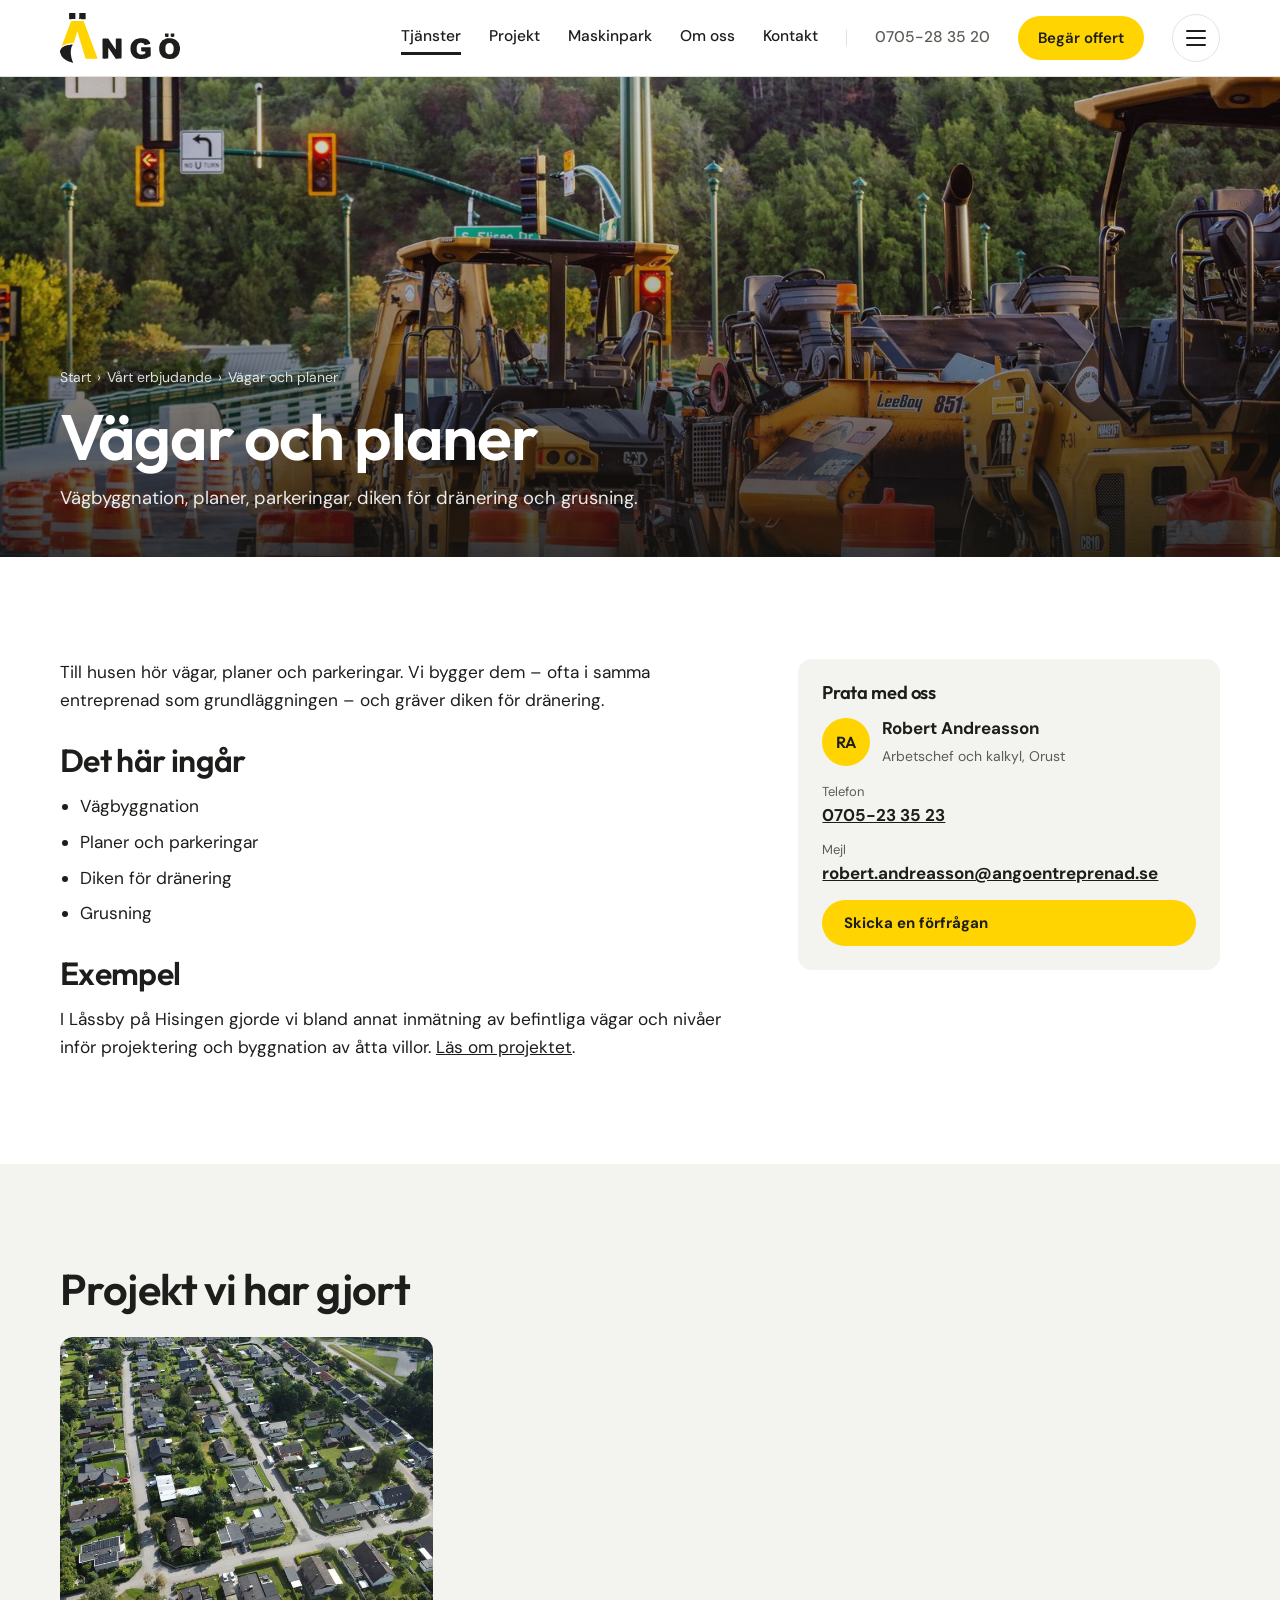
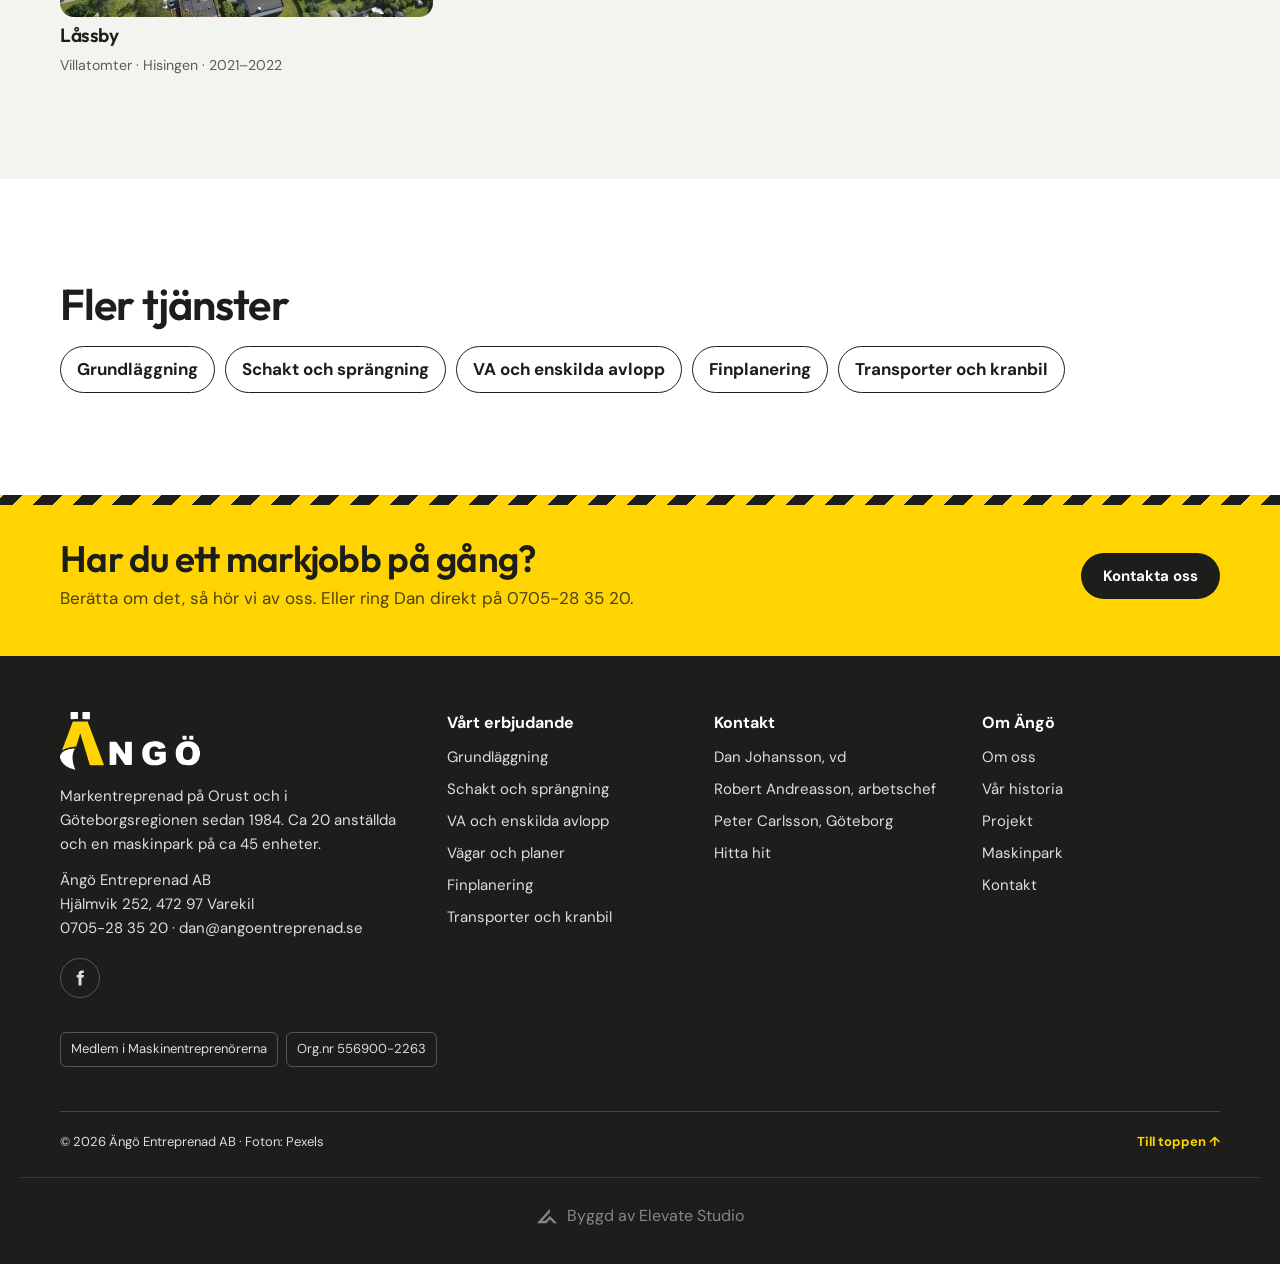
<file: docs/tjanst-vagar.html>
<!doctype html>
<html lang="sv">
<head>
<meta charset="utf-8">
<meta name="viewport" content="width=device-width,initial-scale=1,viewport-fit=cover">
<title>Vägar och planer – Ängö Entreprenad</title>
<meta name="description" content="Vägbyggnation, planer, parkeringar, diken för dränering och grusning.">
<link rel="preconnect" href="https://fonts.googleapis.com"><link rel="preconnect" href="https://fonts.gstatic.com" crossorigin>
<link rel="stylesheet" href="https://fonts.googleapis.com/css2?family=Outfit:wght@400;500;600;700&family=DM+Sans:opsz,wght@9..40,400;9..40,500;9..40,600;9..40,700&display=swap">
<link rel="stylesheet" href="assets/site.css">
<link rel="icon" href="data:image/svg+xml,<svg xmlns='http://www.w3.org/2000/svg' viewBox='0 0 32 32'><rect width='32' height='32' rx='7' fill='%231d1d1b'/><path d='M10 25 15 9h4l5 16h-4l-3.2-11L14 25z' fill='%23ffd400'/><rect x='12' y='4' width='3' height='3' fill='%23ffd400'/><rect x='18' y='4' width='3' height='3' fill='%23ffd400'/></svg>">
</head>
<body>
<header>
  <div class="in nav">
    <a class="logo" href="index.html" aria-label="Ängö Entreprenad, till startsidan"><img src="img/ango-logo.svg" alt="Ängö Entreprenad" width="120" height="50"></a>
    <nav class="mainnav" aria-label="Huvudmeny"><a href="tjanster.html" aria-current="page">Tjänster</a><a href="projekt.html">Projekt</a><a href="maskinpark.html">Maskinpark</a><a href="om-oss.html">Om oss</a><a href="kontakt.html">Kontakt</a></nav>
    <a class="navphone" href="tel:+46705283520">0705-28 35 20</a>
    <a class="btn btn-g navcta" href="kontakt.html">Begär offert</a>
    <button class="burger" id="burger" aria-expanded="false" aria-controls="overlay" aria-label="Öppna menyn"><span></span><span></span><span></span></button>
  </div>
</header>
<div class="overlay" id="overlay" aria-hidden="true" inert>
  <div class="ov-top"><a class="logo" href="index.html"><img src="img/ango-logo-vit.svg" alt="Ängö Entreprenad" width="120" height="50"></a><button class="ov-close" id="menuClose" type="button" aria-label="Stäng menyn">Stäng <svg viewBox="0 0 20 20" fill="none" stroke="currentColor" stroke-width="2.2" aria-hidden="true"><path d="M4 4l12 12M16 4 4 16"/></svg></button></div>
  <nav class="ov-nav" aria-label="Meny">
    <ul class="ov-main"><li><a href="tjanster.html" aria-current="page">Tjänster</a></li><li><a href="projekt.html">Projekt</a></li><li><a href="maskinpark.html">Maskinpark</a></li><li><a href="om-oss.html">Om oss</a></li><li><a href="kontakt.html">Kontakt</a></li></ul>
    <div class="ov-cols">
      <div><p class="ov-h">Tjänster</p><ul class="ov-list"><li><a href="tjanst-grundlaggning.html">Grundläggning</a></li><li><a href="tjanst-schakt.html">Schakt och sprängning</a></li><li><a href="tjanst-va.html">VA och enskilda avlopp</a></li><li><a href="tjanst-vagar.html">Vägar och planer</a></li><li><a href="tjanst-finplanering.html">Finplanering</a></li><li><a href="tjanst-transporter.html">Transporter och kranbil</a></li></ul></div>
      <div><p class="ov-h">Kontakt</p><ul class="ov-list"><li><a href="tel:+46705283520">0705-28 35 20</a></li><li><a href="mailto:dan@angoentreprenad.se">dan@angoentreprenad.se</a></li><li>Hjälmvik 252, 472 97 Varekil</li></ul></div>
    </div>
  </nav>
</div>
<main>
<section class="phero" aria-label="Vägar och planer"><div class="ph"><img class="photo" src="img/vagar.jpg" alt="" loading="lazy" style="object-position:50% 60%"></div><div class="in"><nav class="crumbs" aria-label="Brödsmulor"><a href="index.html">Start</a> <span aria-hidden="true">›</span> <a href="tjanster.html">Vårt erbjudande</a> <span aria-hidden="true">›</span> <span>Vägar och planer</span></nav><h1>Vägar och planer</h1><p>Vägbyggnation, planer, parkeringar, diken för dränering och grusning.</p></div></section><section><div class="in content"><div class="prose"><p>Till husen hör vägar, planer och parkeringar. Vi bygger dem – ofta i samma entreprenad som grundläggningen – och gräver diken för dränering.</p><h2>Det här ingår</h2><ul><li>Vägbyggnation</li><li>Planer och parkeringar</li><li>Diken för dränering</li><li>Grusning</li></ul><h2>Exempel</h2><p>I Låssby på Hisingen gjorde vi bland annat inmätning av befintliga vägar och nivåer inför projektering och byggnation av åtta villor. <a href="projekt-lassby.html">Läs om projektet</a>.</p></div>
      <aside class="aside"><h3>Prata med oss</h3><div class="who"><span class="av" aria-hidden="true">RA</span><div><b>Robert Andreasson</b><br><span style="color:var(--muted);font-size:14px">Arbetschef och kalkyl, Orust</span></div></div><dl><div><dt>Telefon</dt><dd><a href="tel:+46705233523">0705-23 35 23</a></dd></div><div><dt>Mejl</dt><dd><a href="mailto:robert.andreasson@angoentreprenad.se">robert.andreasson@angoentreprenad.se</a></dd></div></dl><a class="btn btn-g" href="kontakt.html">Skicka en förfrågan</a></aside></div></section><section class="related"><div class="in"><h2>Projekt vi har gjort</h2><div style="margin-top:24px"><div class="cards3"><a class="pcard2" href="projekt-lassby.html"><div class="ph"><img class="photo" src="img/villaomrade.jpg" alt="Låssby, Hisingen" loading="lazy" style="object-position:50% 50%"></div><h3>Låssby</h3><small>Villatomter · Hisingen · 2021–2022</small></a></div></div></div></section><section><div class="in"><h2>Fler tjänster</h2><div class="links-row"><a href="tjanst-grundlaggning.html">Grundläggning</a><a href="tjanst-schakt.html">Schakt och sprängning</a><a href="tjanst-va.html">VA och enskilda avlopp</a><a href="tjanst-finplanering.html">Finplanering</a><a href="tjanst-transporter.html">Transporter och kranbil</a></div></div></section>
</main>
<section class="fcta" aria-label="Kontakta oss">
  <div class="in"><div><h2>Har du ett markjobb på gång?</h2><p>Berätta om det, så hör vi av oss. Eller ring Dan direkt på 0705-28 35 20.</p></div><a class="btn btn-w" href="kontakt.html">Kontakta oss</a></div>
</section>
<footer>
  <div class="in">
    <div class="fgrid">
      <div><a class="logo" href="index.html"><img src="img/ango-logo-vit.svg" alt="Ängö Entreprenad" width="120" height="50"></a>
        <p style="margin-top:14px;max-width:36ch">Markentreprenad på Orust och i Göteborgsregionen sedan 1984. Ca 20 anställda och en maskinpark på ca 45 enheter.</p>
        <p style="margin-top:12px">Ängö Entreprenad AB<br>Hjälmvik 252, 472 97 Varekil<br><a href="tel:+46705283520">0705-28 35 20</a> · <a href="mailto:dan@angoentreprenad.se">dan@angoentreprenad.se</a></p>
        <div class="social"><a href="https://www.facebook.com/angoentreprenad/" target="_blank" rel="noopener" aria-label="Facebook (öppnas i ny flik)"><svg viewBox="0 0 24 24" aria-hidden="true"><path d="M14 8V6.5c0-.7.5-1.2 1.2-1.2H17V2h-2.8C11.6 2 10 3.7 10 6.3V8H7.5v3.3H10V22h4V11.3h2.8l.5-3.3z"/></svg></a></div>
      </div>
      <div><h4>Vårt erbjudande</h4><ul><li><a href="tjanst-grundlaggning.html">Grundläggning</a></li><li><a href="tjanst-schakt.html">Schakt och sprängning</a></li><li><a href="tjanst-va.html">VA och enskilda avlopp</a></li><li><a href="tjanst-vagar.html">Vägar och planer</a></li><li><a href="tjanst-finplanering.html">Finplanering</a></li><li><a href="tjanst-transporter.html">Transporter och kranbil</a></li></ul></div>
      <div><h4>Kontakt</h4><ul><li><a href="tel:+46705283520">Dan Johansson, vd</a></li><li><a href="tel:+46705233523">Robert Andreasson, arbetschef</a></li><li><a href="tel:+46705260035">Peter Carlsson, Göteborg</a></li><li><a href="https://www.google.com/maps/search/?api=1&query=Hj%C3%A4lmvik+252+472+97+Varekil" target="_blank" rel="noopener">Hitta hit</a></li></ul></div>
      <div><h4>Om Ängö</h4><ul><li><a href="om-oss.html">Om oss</a></li><li><a href="om-oss.html#historia">Vår historia</a></li><li><a href="projekt.html">Projekt</a></li><li><a href="maskinpark.html">Maskinpark</a></li><li><a href="kontakt.html">Kontakt</a></li></ul></div>
    </div>
    <div class="certs" aria-label="Medlemskap"><span>Medlem i Maskinentreprenörerna</span><span>Org.nr 556900-2263</span></div>
    <div class="fbottom"><span>© 2026 Ängö Entreprenad AB · Foton: Pexels</span><a class="totop" href="#" data-top>Till toppen ↑</a></div>
  </div>
<!-- elevate-credit -->
<style>.elevate-credit{max-width:1240px;margin:24px auto 0;padding:20px 16px 0;border-top:1px solid rgba(128,128,128,.25);display:flex;justify-content:center;box-sizing:border-box}.elevate-credit a{display:inline-flex;align-items:center;gap:10px;padding:8px 0;font:inherit;font-size:15px;line-height:1;color:inherit;opacity:.55;text-decoration:none;transition:opacity .2s}.elevate-credit a:hover,.elevate-credit a:focus-visible{opacity:1}.elevate-credit svg{width:20px;height:20px;flex:none;display:block}@media(min-width:1024px){.elevate-credit a{font-size:16px}}</style>
<div class="elevate-credit"><a href="https://elevatestudio.nu" target="_blank" rel="noopener"><svg viewBox="0 0 1884.3 1353.9" aria-hidden="true"><path d="M0.0 1353.9 L1218.7 0.0 L1218.7 329.1 L479.7 1136.4 L786.7 1132.4 L1215.5 687.4 L1884.3 1349.9 L1590.1 1349.9 L1218.6 994.7 L865.4 1349.9Z" fill="currentColor"/></svg>Byggd av Elevate Studio</a></div>
</footer>
<script src="assets/site.js"></script>
</body>
</html>
</file>
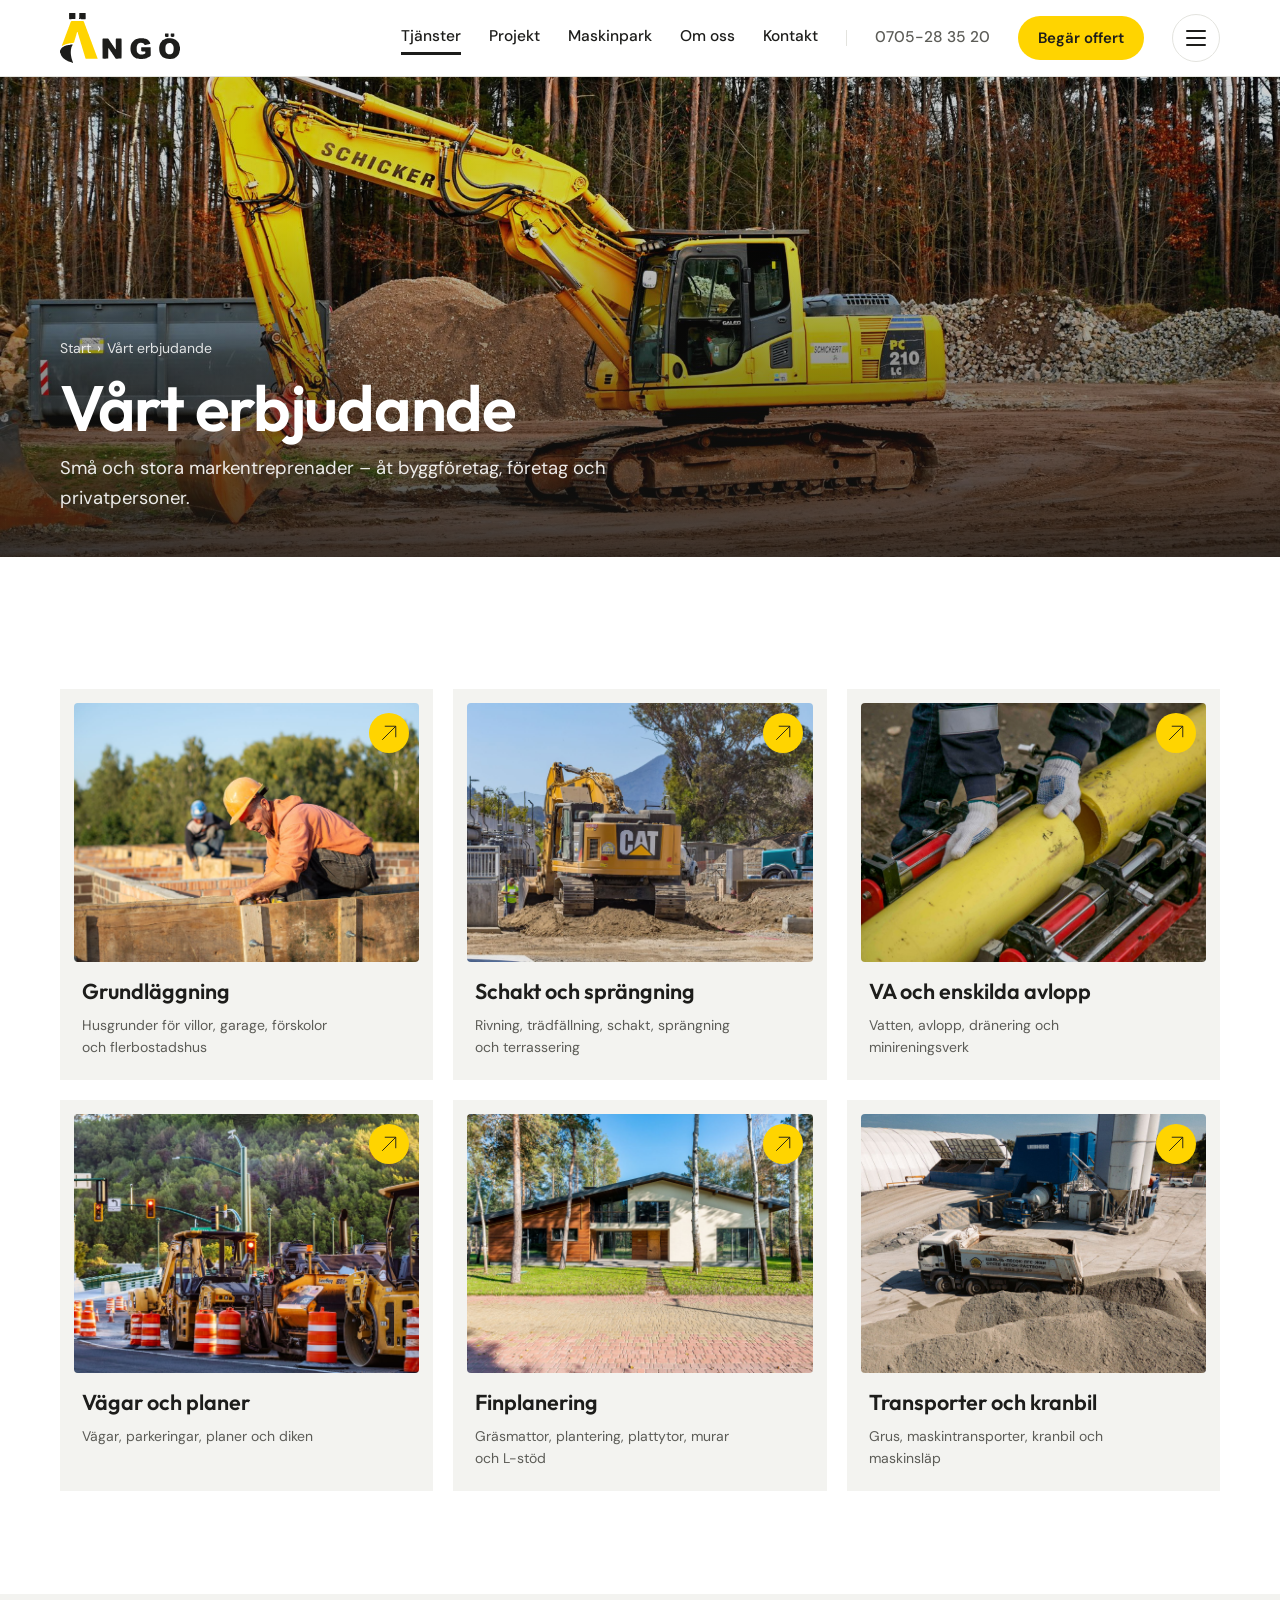
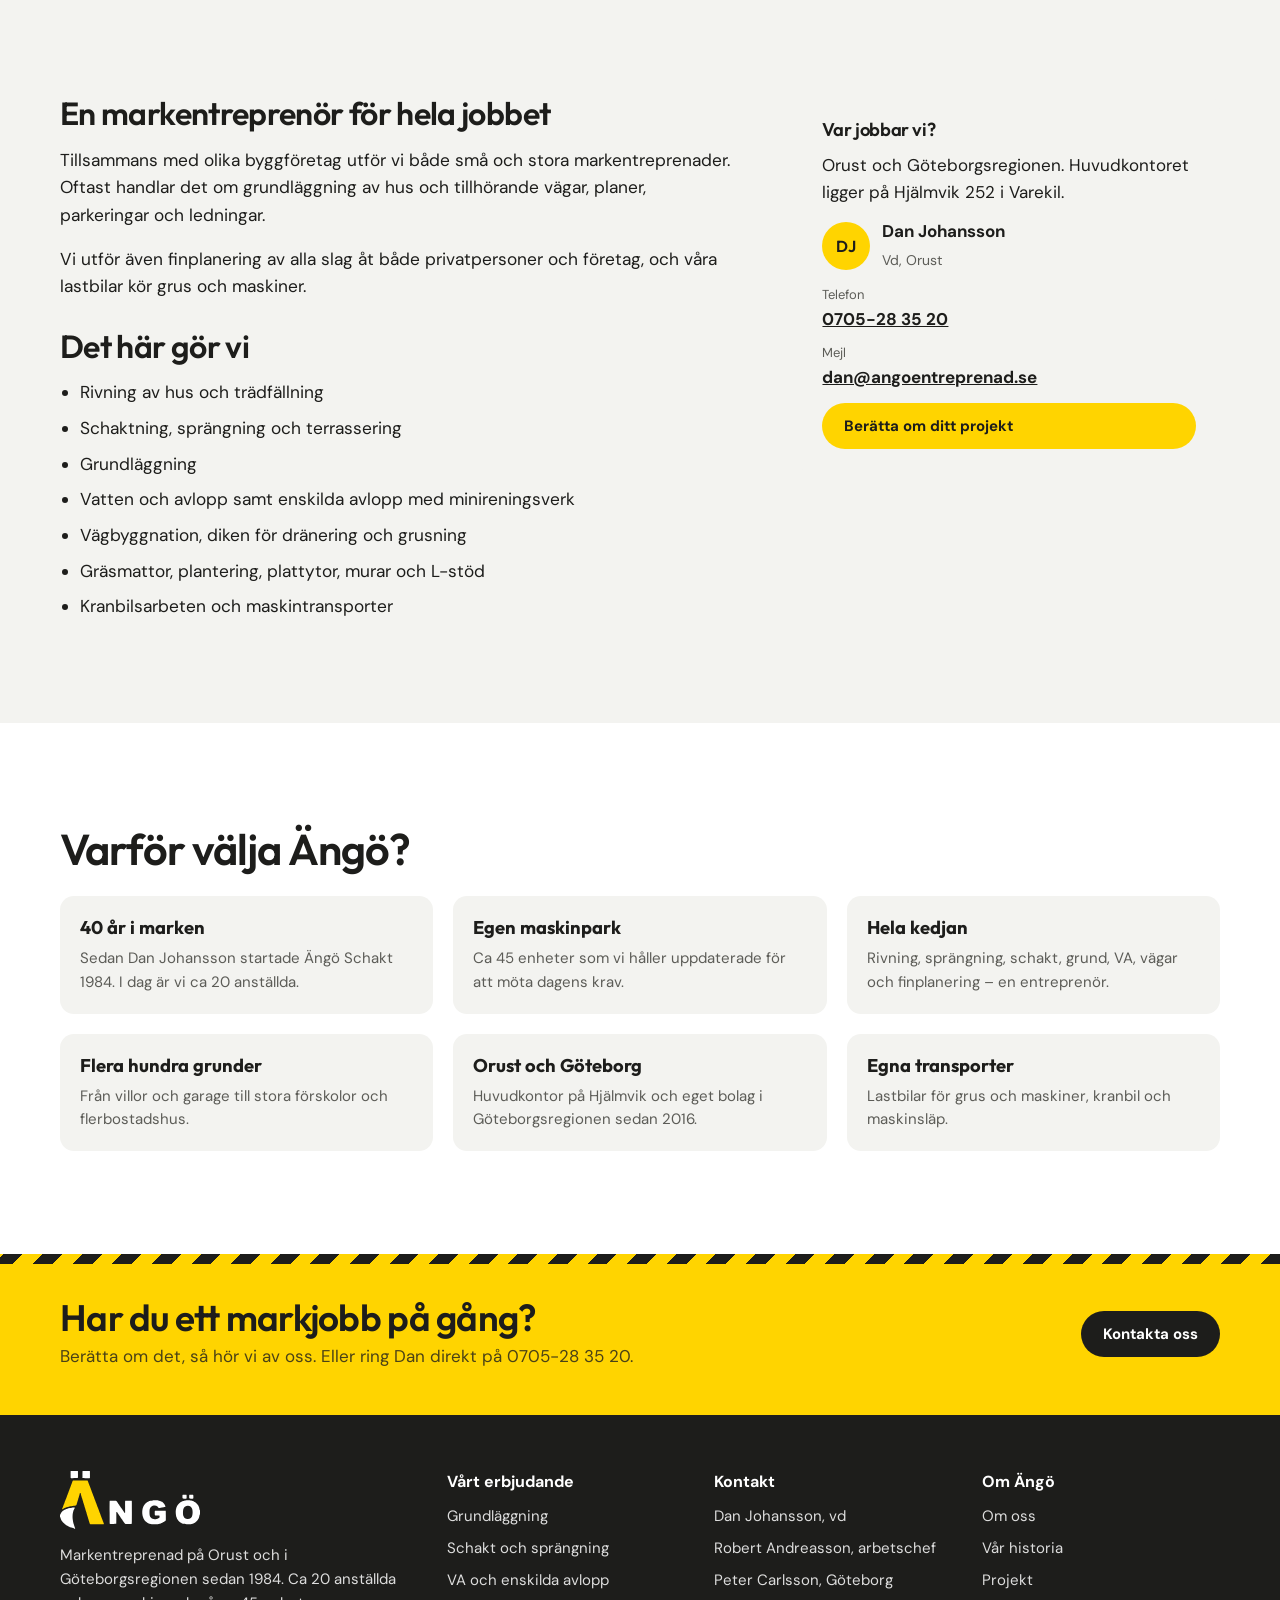
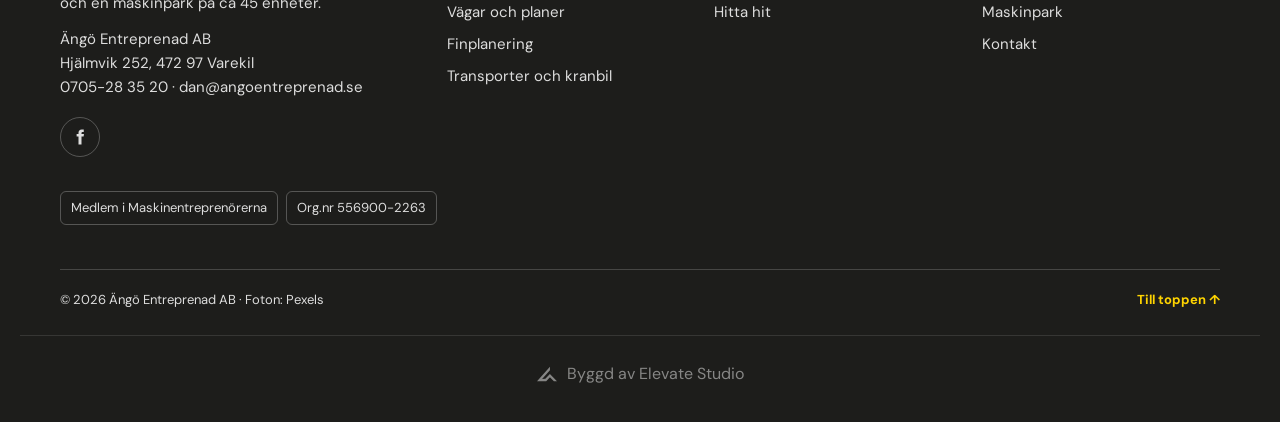
<file: docs/tjanster.html>
<!doctype html>
<html lang="sv">
<head>
<meta charset="utf-8">
<meta name="viewport" content="width=device-width,initial-scale=1,viewport-fit=cover">
<title>Vårt erbjudande – Ängö Entreprenad</title>
<meta name="description" content="Markentreprenader åt byggföretag, företag och privatpersoner.">
<link rel="preconnect" href="https://fonts.googleapis.com"><link rel="preconnect" href="https://fonts.gstatic.com" crossorigin>
<link rel="stylesheet" href="https://fonts.googleapis.com/css2?family=Outfit:wght@400;500;600;700&family=DM+Sans:opsz,wght@9..40,400;9..40,500;9..40,600;9..40,700&display=swap">
<link rel="stylesheet" href="assets/site.css">
<link rel="icon" href="data:image/svg+xml,<svg xmlns='http://www.w3.org/2000/svg' viewBox='0 0 32 32'><rect width='32' height='32' rx='7' fill='%231d1d1b'/><path d='M10 25 15 9h4l5 16h-4l-3.2-11L14 25z' fill='%23ffd400'/><rect x='12' y='4' width='3' height='3' fill='%23ffd400'/><rect x='18' y='4' width='3' height='3' fill='%23ffd400'/></svg>">
</head>
<body>
<header>
  <div class="in nav">
    <a class="logo" href="index.html" aria-label="Ängö Entreprenad, till startsidan"><img src="img/ango-logo.svg" alt="Ängö Entreprenad" width="120" height="50"></a>
    <nav class="mainnav" aria-label="Huvudmeny"><a href="tjanster.html" aria-current="page">Tjänster</a><a href="projekt.html">Projekt</a><a href="maskinpark.html">Maskinpark</a><a href="om-oss.html">Om oss</a><a href="kontakt.html">Kontakt</a></nav>
    <a class="navphone" href="tel:+46705283520">0705-28 35 20</a>
    <a class="btn btn-g navcta" href="kontakt.html">Begär offert</a>
    <button class="burger" id="burger" aria-expanded="false" aria-controls="overlay" aria-label="Öppna menyn"><span></span><span></span><span></span></button>
  </div>
</header>
<div class="overlay" id="overlay" aria-hidden="true" inert>
  <div class="ov-top"><a class="logo" href="index.html"><img src="img/ango-logo-vit.svg" alt="Ängö Entreprenad" width="120" height="50"></a><button class="ov-close" id="menuClose" type="button" aria-label="Stäng menyn">Stäng <svg viewBox="0 0 20 20" fill="none" stroke="currentColor" stroke-width="2.2" aria-hidden="true"><path d="M4 4l12 12M16 4 4 16"/></svg></button></div>
  <nav class="ov-nav" aria-label="Meny">
    <ul class="ov-main"><li><a href="tjanster.html" aria-current="page">Tjänster</a></li><li><a href="projekt.html">Projekt</a></li><li><a href="maskinpark.html">Maskinpark</a></li><li><a href="om-oss.html">Om oss</a></li><li><a href="kontakt.html">Kontakt</a></li></ul>
    <div class="ov-cols">
      <div><p class="ov-h">Tjänster</p><ul class="ov-list"><li><a href="tjanst-grundlaggning.html">Grundläggning</a></li><li><a href="tjanst-schakt.html">Schakt och sprängning</a></li><li><a href="tjanst-va.html">VA och enskilda avlopp</a></li><li><a href="tjanst-vagar.html">Vägar och planer</a></li><li><a href="tjanst-finplanering.html">Finplanering</a></li><li><a href="tjanst-transporter.html">Transporter och kranbil</a></li></ul></div>
      <div><p class="ov-h">Kontakt</p><ul class="ov-list"><li><a href="tel:+46705283520">0705-28 35 20</a></li><li><a href="mailto:dan@angoentreprenad.se">dan@angoentreprenad.se</a></li><li>Hjälmvik 252, 472 97 Varekil</li></ul></div>
    </div>
  </nav>
</div>
<main>
<section class="phero" aria-label="Vårt erbjudande"><div class="ph"><img class="photo" src="img/hero-gravmaskin.jpg" alt="" loading="lazy" style="object-position:50% 55%"></div><div class="in"><nav class="crumbs" aria-label="Brödsmulor"><a href="index.html">Start</a> <span aria-hidden="true">›</span> <span>Vårt erbjudande</span></nav><h1>Vårt erbjudande</h1><p>Små och stora markentreprenader – åt byggföretag, företag och privatpersoner.</p></div></section><section><div class="in"><div class="tiles"><a class="tile" href="tjanst-grundlaggning.html"><img class="photo" src="img/grundlaggning.jpg" alt="" loading="lazy" style="object-position:50% 50%"><svg class="arr" viewBox="0 0 52 52" fill="none" stroke-width="2.2" aria-hidden="true"><path d="M10 42 42 10M16 10h26v26"/></svg><span><b>Grundläggning</b><small>Husgrunder för villor, garage, förskolor och flerbostadshus</small></span></a><a class="tile" href="tjanst-schakt.html"><img class="photo" src="img/schakt.jpg" alt="" loading="lazy" style="object-position:50% 50%"><svg class="arr" viewBox="0 0 52 52" fill="none" stroke-width="2.2" aria-hidden="true"><path d="M10 42 42 10M16 10h26v26"/></svg><span><b>Schakt och sprängning</b><small>Rivning, trädfällning, schakt, sprängning och terrassering</small></span></a><a class="tile" href="tjanst-va.html"><img class="photo" src="img/va-ror.jpg" alt="" loading="lazy" style="object-position:50% 50%"><svg class="arr" viewBox="0 0 52 52" fill="none" stroke-width="2.2" aria-hidden="true"><path d="M10 42 42 10M16 10h26v26"/></svg><span><b>VA och enskilda avlopp</b><small>Vatten, avlopp, dränering och minireningsverk</small></span></a><a class="tile" href="tjanst-vagar.html"><img class="photo" src="img/vagar.jpg" alt="" loading="lazy" style="object-position:50% 60%"><svg class="arr" viewBox="0 0 52 52" fill="none" stroke-width="2.2" aria-hidden="true"><path d="M10 42 42 10M16 10h26v26"/></svg><span><b>Vägar och planer</b><small>Vägar, parkeringar, planer och diken</small></span></a><a class="tile" href="tjanst-finplanering.html"><img class="photo" src="img/finplanering.jpg" alt="" loading="lazy" style="object-position:50% 60%"><svg class="arr" viewBox="0 0 52 52" fill="none" stroke-width="2.2" aria-hidden="true"><path d="M10 42 42 10M16 10h26v26"/></svg><span><b>Finplanering</b><small>Gräsmattor, plantering, plattytor, murar och L-stöd</small></span></a><a class="tile" href="tjanst-transporter.html"><img class="photo" src="img/transporter.jpg" alt="" loading="lazy" style="object-position:50% 50%"><svg class="arr" viewBox="0 0 52 52" fill="none" stroke-width="2.2" aria-hidden="true"><path d="M10 42 42 10M16 10h26v26"/></svg><span><b>Transporter och kranbil</b><small>Grus, maskintransporter, kranbil och maskinsläp</small></span></a></div></div></section><section class="related"><div class="in"><div class="content"><div class="prose"><h2 style="margin-top:0">En markentreprenör för hela jobbet</h2><p>Tillsammans med olika byggföretag utför vi både små och stora markentreprenader. Oftast handlar det om grundläggning av hus och tillhörande vägar, planer, parkeringar och ledningar.</p><p>Vi utför även finplanering av alla slag åt både privatpersoner och företag, och våra lastbilar kör grus och maskiner.</p><h2>Det här gör vi</h2><ul><li>Rivning av hus och trädfällning</li><li>Schaktning, sprängning och terrassering</li><li>Grundläggning</li><li>Vatten och avlopp samt enskilda avlopp med minireningsverk</li><li>Vägbyggnation, diken för dränering och grusning</li><li>Gräsmattor, plantering, plattytor, murar och L-stöd</li><li>Kranbilsarbeten och maskintransporter</li></ul></div><aside class="aside"><h3>Var jobbar vi?</h3><p>Orust och Göteborgsregionen. Huvudkontoret ligger på Hjälmvik 252 i Varekil.</p><div class="who"><span class="av" aria-hidden="true">DJ</span><div><b>Dan Johansson</b><br><span style="color:var(--muted);font-size:14px">Vd, Orust</span></div></div><dl><div><dt>Telefon</dt><dd><a href="tel:+46705283520">0705-28 35 20</a></dd></div><div><dt>Mejl</dt><dd><a href="mailto:dan@angoentreprenad.se">dan@angoentreprenad.se</a></dd></div></dl><a class="btn btn-g" href="kontakt.html">Berätta om ditt projekt</a></aside></div></div></section><section><div class="in"><h2>Varför välja Ängö?</h2><div class="cards3" style="margin-top:24px"><div class="person" style="gap:8px"><b style="font:700 1.15rem var(--display)">40 år i marken</b><span style="font-size:15px;color:var(--muted);line-height:1.55">Sedan Dan Johansson startade Ängö Schakt 1984. I dag är vi ca 20 anställda.</span></div><div class="person" style="gap:8px"><b style="font:700 1.15rem var(--display)">Egen maskinpark</b><span style="font-size:15px;color:var(--muted);line-height:1.55">Ca 45 enheter som vi håller uppdaterade för att möta dagens krav.</span></div><div class="person" style="gap:8px"><b style="font:700 1.15rem var(--display)">Hela kedjan</b><span style="font-size:15px;color:var(--muted);line-height:1.55">Rivning, sprängning, schakt, grund, VA, vägar och finplanering – en entreprenör.</span></div><div class="person" style="gap:8px"><b style="font:700 1.15rem var(--display)">Flera hundra grunder</b><span style="font-size:15px;color:var(--muted);line-height:1.55">Från villor och garage till stora förskolor och flerbostadshus.</span></div><div class="person" style="gap:8px"><b style="font:700 1.15rem var(--display)">Orust och Göteborg</b><span style="font-size:15px;color:var(--muted);line-height:1.55">Huvudkontor på Hjälmvik och eget bolag i Göteborgsregionen sedan 2016.</span></div><div class="person" style="gap:8px"><b style="font:700 1.15rem var(--display)">Egna transporter</b><span style="font-size:15px;color:var(--muted);line-height:1.55">Lastbilar för grus och maskiner, kranbil och maskinsläp.</span></div></div></div></section>
</main>
<section class="fcta" aria-label="Kontakta oss">
  <div class="in"><div><h2>Har du ett markjobb på gång?</h2><p>Berätta om det, så hör vi av oss. Eller ring Dan direkt på 0705-28 35 20.</p></div><a class="btn btn-w" href="kontakt.html">Kontakta oss</a></div>
</section>
<footer>
  <div class="in">
    <div class="fgrid">
      <div><a class="logo" href="index.html"><img src="img/ango-logo-vit.svg" alt="Ängö Entreprenad" width="120" height="50"></a>
        <p style="margin-top:14px;max-width:36ch">Markentreprenad på Orust och i Göteborgsregionen sedan 1984. Ca 20 anställda och en maskinpark på ca 45 enheter.</p>
        <p style="margin-top:12px">Ängö Entreprenad AB<br>Hjälmvik 252, 472 97 Varekil<br><a href="tel:+46705283520">0705-28 35 20</a> · <a href="mailto:dan@angoentreprenad.se">dan@angoentreprenad.se</a></p>
        <div class="social"><a href="https://www.facebook.com/angoentreprenad/" target="_blank" rel="noopener" aria-label="Facebook (öppnas i ny flik)"><svg viewBox="0 0 24 24" aria-hidden="true"><path d="M14 8V6.5c0-.7.5-1.2 1.2-1.2H17V2h-2.8C11.6 2 10 3.7 10 6.3V8H7.5v3.3H10V22h4V11.3h2.8l.5-3.3z"/></svg></a></div>
      </div>
      <div><h4>Vårt erbjudande</h4><ul><li><a href="tjanst-grundlaggning.html">Grundläggning</a></li><li><a href="tjanst-schakt.html">Schakt och sprängning</a></li><li><a href="tjanst-va.html">VA och enskilda avlopp</a></li><li><a href="tjanst-vagar.html">Vägar och planer</a></li><li><a href="tjanst-finplanering.html">Finplanering</a></li><li><a href="tjanst-transporter.html">Transporter och kranbil</a></li></ul></div>
      <div><h4>Kontakt</h4><ul><li><a href="tel:+46705283520">Dan Johansson, vd</a></li><li><a href="tel:+46705233523">Robert Andreasson, arbetschef</a></li><li><a href="tel:+46705260035">Peter Carlsson, Göteborg</a></li><li><a href="https://www.google.com/maps/search/?api=1&query=Hj%C3%A4lmvik+252+472+97+Varekil" target="_blank" rel="noopener">Hitta hit</a></li></ul></div>
      <div><h4>Om Ängö</h4><ul><li><a href="om-oss.html">Om oss</a></li><li><a href="om-oss.html#historia">Vår historia</a></li><li><a href="projekt.html">Projekt</a></li><li><a href="maskinpark.html">Maskinpark</a></li><li><a href="kontakt.html">Kontakt</a></li></ul></div>
    </div>
    <div class="certs" aria-label="Medlemskap"><span>Medlem i Maskinentreprenörerna</span><span>Org.nr 556900-2263</span></div>
    <div class="fbottom"><span>© 2026 Ängö Entreprenad AB · Foton: Pexels</span><a class="totop" href="#" data-top>Till toppen ↑</a></div>
  </div>
<!-- elevate-credit -->
<style>.elevate-credit{max-width:1240px;margin:24px auto 0;padding:20px 16px 0;border-top:1px solid rgba(128,128,128,.25);display:flex;justify-content:center;box-sizing:border-box}.elevate-credit a{display:inline-flex;align-items:center;gap:10px;padding:8px 0;font:inherit;font-size:15px;line-height:1;color:inherit;opacity:.55;text-decoration:none;transition:opacity .2s}.elevate-credit a:hover,.elevate-credit a:focus-visible{opacity:1}.elevate-credit svg{width:20px;height:20px;flex:none;display:block}@media(min-width:1024px){.elevate-credit a{font-size:16px}}</style>
<div class="elevate-credit"><a href="https://elevatestudio.nu" target="_blank" rel="noopener"><svg viewBox="0 0 1884.3 1353.9" aria-hidden="true"><path d="M0.0 1353.9 L1218.7 0.0 L1218.7 329.1 L479.7 1136.4 L786.7 1132.4 L1215.5 687.4 L1884.3 1349.9 L1590.1 1349.9 L1218.6 994.7 L865.4 1349.9Z" fill="currentColor"/></svg>Byggd av Elevate Studio</a></div>
</footer>
<script src="assets/site.js"></script>
</body>
</html>
</file>
<file: docs/assets/site.css>
/* Layout: luftig vit sajt med beige band och skogsgrön som bärande färg – sektioner byggda av användarens favoriter. */
:root{
  --white:#ffffff;--beige:#f3f3f0;--sand:#e5e5e0;--green:#1d1d1b;--green-2:#3a3a36;--sage:#ffd400;--ink:#1d1d1b;--muted:#5c5c57;--line:#e3e3de;
  --display:"Outfit","Helvetica Neue",Arial,sans-serif;--body:"DM Sans","Helvetica Neue",Arial,sans-serif;
  --max:1200px;--r:14px;color-scheme:light;
}
*{box-sizing:border-box}
html{scroll-behavior:smooth}
@media (prefers-reduced-motion:reduce){html{scroll-behavior:auto}}
body{margin:0;background:var(--white);color:var(--ink);font:17px/1.6 var(--body)}
img{max-width:100%}
a{color:inherit}
h1,h2,h3{font-family:var(--display);margin:0;line-height:1.08;text-wrap:balance;letter-spacing:-.015em}
h2{font-size:clamp(1.8rem,4vw,2.7rem);font-weight:600}
h3{font-size:1.2rem;font-weight:600}
p{margin:0}
.in{max-width:var(--max);margin:0 auto;padding-inline:20px}
section{padding-block:clamp(56px,8vw,104px)}
.eyebrow{font:700 12.5px var(--body);letter-spacing:.14em;text-transform:uppercase;color:var(--green-2)}
.lead{font-size:1.15rem;color:var(--muted);max-width:60ch}
.btn{display:inline-flex;align-items:center;gap:8px;font:700 15px var(--body);padding:13px 22px;border-radius:999px;text-decoration:none;border:0;cursor:pointer}
.btn-g{background:var(--green);color:var(--white)}
.btn-w{background:var(--white);color:var(--green)}
.btn-o{border:1.5px solid currentColor;background:transparent}
.btn:focus-visible,a:focus-visible,button:focus-visible,summary:focus-visible{outline:3px solid var(--sage);outline-offset:3px}
.arrow{font-weight:700;color:var(--green);text-decoration:none;display:inline-flex;gap:6px}
.arrow::after{content:"→";transition:transform .2s}
.arrow:hover::after{transform:translateX(4px)}
/* bildplatser (Pexels) */
.ph{position:relative;overflow:hidden;background:var(--sand);border-radius:var(--r);isolation:isolate;min-height:120px}
.ph .photo{position:absolute;inset:0;width:100%;height:100%;object-fit:cover;z-index:-1}
.ph::before{content:"";position:absolute;inset:0;z-index:-1;background:var(--g)}
.ph .tag{position:absolute;left:10px;bottom:10px;max-width:calc(100% - 20px);font:600 11.5px/1.3 var(--body);background:rgb(255 255 255/.88);color:var(--ink);padding:6px 9px;border-radius:7px;text-decoration:none;display:flex;gap:6px;align-items:center}
.ph .tag b{color:var(--green)}
.forest{--g:linear-gradient(180deg,#b9cfc0 0%,#8fb09c 38%,#3f6b52 39%,#2a4d3a 70%,#1f3a2c 100%)}
.wood{--g:repeating-linear-gradient(90deg,#c8a47a 0 18px,#b88f62 18px 22px,#d3b28a 22px 40px,#a97f55 40px 43px)}
.site{--g:linear-gradient(180deg,#dfe7ea 0%,#c9d6db 45%,#b8a98f 46%,#8f7f66 100%)}
.house{--g:radial-gradient(60% 50% at 70% 30%,#f6efe0 0,transparent 70%),linear-gradient(180deg,#d9e4e6 0,#d9e4e6 52%,#7f9a7a 53%,#5c7a5a 100%)}
.people{--g:radial-gradient(30% 40% at 35% 45%,#e7b47a 0,transparent 70%),radial-gradient(28% 38% at 65% 50%,#f2d36b 0,transparent 70%),linear-gradient(160deg,#c5cdc8,#9fb0a6)}
.road{--g:linear-gradient(180deg,#cdd9df 0,#cdd9df 40%,#6c6f6c 41%,#4b4e4c 100%),repeating-linear-gradient(90deg,transparent 0 40px,#f3f3f0 40px 70px)}
.night{--g:linear-gradient(180deg,#1d2b2a 0,#2a3e3a 55%,#c9a46b 56%,#6a5a40 100%)}
/* header */
header{position:sticky;top:env(safe-area-inset-top,0px);z-index:20;background:rgb(255 255 255/.94);backdrop-filter:blur(10px);-webkit-backdrop-filter:blur(10px);border-bottom:1px solid var(--line)}
.nav{display:flex;align-items:center;gap:24px;height:68px}
.logo{display:flex;align-items:center;gap:10px;font:600 1.25rem var(--display);text-decoration:none;color:var(--green)}
.logo svg{width:30px;height:30px}
/* hero */
.hero{position:relative;padding:0;min-height:min(78vh,680px);display:flex;align-items:flex-end;color:var(--white)}
.hero .ph{position:absolute;inset:0;border-radius:0}
.hero .ph::after{content:"";position:absolute;inset:0;background:linear-gradient(0deg,rgb(20 20 18/.78) 0%,rgb(20 20 18/.25) 55%,transparent)}
.hero .ph .tag{left:auto;right:16px;top:16px;bottom:auto;z-index:2}
.slide{opacity:0;transition:opacity 1s}
.slide.on{opacity:1}
.hero .in{position:relative;width:100%;padding-block:0 56px}
.hero h1{font-size:clamp(2.6rem,7.5vw,5.4rem);font-weight:600;max-width:14ch}
.hero p{margin-top:14px;font-size:1.2rem;max-width:46ch;color:rgb(255 255 255/.9)}
.hero .row{display:flex;gap:12px;flex-wrap:wrap;margin-top:26px;align-items:center}
.dots{display:flex;gap:8px;margin-left:auto}
.dots button{width:34px;height:4px;border:0;border-radius:2px;background:rgb(255 255 255/.4);cursor:pointer;padding:0}
.dots button[aria-current="true"]{background:var(--white)}
/* tjänster – dörrar */
.doors{display:grid;grid-template-columns:repeat(4,1fr);gap:12px;margin-top:34px}
.door{background:var(--green);color:var(--white);border-radius:var(--r);padding:22px 18px;min-height:150px;display:flex;flex-direction:column;justify-content:space-between;text-decoration:none;transition:background .2s,transform .2s}
.door:hover{background:var(--green-2)}
.door svg{width:30px;height:30px;stroke:var(--sage)}
.door b{font:600 1.08rem var(--display)}
.door span{font-size:14px;color:rgb(255 255 255/.75)}
@media (max-width:860px){.doors{grid-template-columns:1fr 1fr}}
.center{text-align:center}.center .lead{margin:12px auto 0}
/* om oss */
.about{background:var(--beige)}
.split{display:grid;grid-template-columns:1.05fr 1fr;gap:clamp(28px,5vw,64px);align-items:center}
.split .ph{aspect-ratio:4/3.4}
.cols3{display:grid;grid-template-columns:repeat(3,1fr);gap:22px;margin-top:30px;padding-top:26px;border-top:1px solid var(--sand)}
.cols3 h3{font-size:1.02rem}
.cols3 p{font-size:15px;color:var(--muted);margin-block:6px 10px}
@media (max-width:860px){.split{grid-template-columns:1fr}.cols3{grid-template-columns:1fr}}
/* projekt */
.proj{display:grid;grid-template-columns:300px 1fr;gap:34px;align-items:start}
.track{display:grid;grid-auto-flow:column;grid-auto-columns:min(330px,78vw);gap:16px;overflow-x:auto;scroll-snap-type:x mandatory;padding-bottom:10px}
.pcard{scroll-snap-align:start}
.pcard .ph{aspect-ratio:3/4}
.pcard .meta{display:flex;justify-content:space-between;align-items:baseline;margin-top:10px;gap:10px}
.pcard small{color:var(--muted);font-size:14px;white-space:nowrap}
.ctrl{display:flex;gap:8px;margin-top:22px}
.ctrl button{width:44px;height:44px;border-radius:50%;border:1.5px solid var(--green);background:var(--white);color:var(--green);font-size:18px;cursor:pointer}
@media (max-width:860px){.proj{grid-template-columns:1fr}}
/* helhetserbjudande */
.band{position:relative;padding:0;color:var(--white)}
.band .ph{border-radius:0;min-height:520px}
.band .ph::after{content:"";position:absolute;inset:0;background:linear-gradient(90deg,rgb(20 20 18/.8),rgb(20 20 18/.15))}
.band .ph .tag{left:auto;right:16px}
.band .in{position:absolute;inset:0;display:flex;flex-direction:column;justify-content:center;gap:16px;z-index:1}
.band h2{max-width:16ch;font-size:clamp(2rem,5vw,3.4rem)}
.band p{max-width:46ch;color:rgb(255 255 255/.9)}
.overlap{position:relative;z-index:2;margin-top:-80px}
.ocard{background:var(--white);border-radius:var(--r);box-shadow:0 24px 60px rgb(29 29 27/.16);display:grid;grid-template-columns:1fr 1fr;overflow:hidden;max-width:980px;margin-left:auto}
.ocard .ph{border-radius:0;min-height:260px}
.ocard div.txt{padding:30px;display:flex;flex-direction:column;gap:12px;justify-content:center}
@media (max-width:760px){.ocard{grid-template-columns:1fr}.overlap{margin-top:-50px}}
/* hållbarhet */
.sust{display:grid;grid-template-columns:1fr 1.15fr;gap:14px}
.sust .box{background:var(--green);color:var(--white);border-radius:var(--r);padding:clamp(28px,4vw,48px);display:flex;flex-direction:column;gap:16px;justify-content:center}
.sust .box p{color:rgb(255 255 255/.85)}
.mosaic{display:grid;grid-template-columns:1fr 1fr;grid-template-rows:1fr 1fr;gap:14px}
.mosaic .t{border-radius:var(--r);padding:20px;display:flex;flex-direction:column;justify-content:flex-end;min-height:180px}
.t.sand{background:var(--beige)}.t.sage{background:var(--sage)}
.t b{font:600 2.1rem var(--display);color:var(--green);line-height:1}
.t span{font-weight:600;font-size:15px}
@media (max-width:860px){.sust{grid-template-columns:1fr}}
/* nyheter */
.newsgrid{display:grid;grid-template-columns:repeat(3,1fr);gap:26px 20px;margin-top:30px}
.news{display:flex;flex-direction:column;gap:8px}
.news .ph{aspect-ratio:16/10}
.news time{font-size:13px;color:var(--muted);font-weight:600}
.news p{font-size:15px;color:var(--muted)}
@media (max-width:860px){.newsgrid{grid-template-columns:1fr 1fr}}
@media (max-width:560px){.newsgrid{grid-template-columns:1fr}}
.headrow{display:flex;justify-content:space-between;align-items:end;gap:20px;flex-wrap:wrap}
/* jobb */
.jobs{background:var(--beige)}
.jobgrid{display:grid;grid-template-columns:1.1fr 1fr;gap:16px}
.jobgrid .big{min-height:460px;display:flex;align-items:flex-end}
.jobgrid .big .ph{position:absolute;inset:0;border-radius:var(--r)}
.jobgrid .big .card{position:relative;margin:16px;background:rgb(29 29 27/.92);color:var(--white);border-radius:12px;padding:22px;display:flex;flex-direction:column;gap:10px;max-width:420px}
.jobgrid .big{position:relative}
.jobgrid .side{display:grid;gap:16px}
.jobgrid .side .ph{min-height:200px}
.jobgrid .side .card2{background:var(--white);border-radius:var(--r);padding:24px;display:flex;flex-direction:column;gap:10px}
@media (max-width:860px){.jobgrid{grid-template-columns:1fr}}
/* bolag + genvägar */
.cos{display:grid;grid-template-columns:repeat(6,1fr);gap:14px;margin-top:30px}
.co{position:relative;grid-column:span 2;min-height:230px;border-radius:var(--r);overflow:hidden;color:var(--white);display:flex;align-items:flex-end}
.co.wide{grid-column:span 3;min-height:300px}
.co .ph{position:absolute;inset:0;border-radius:0}
.co .ph::after{content:"";position:absolute;inset:0;background:linear-gradient(0deg,rgb(20 20 18/.82),transparent 65%)}
.co .ph .tag{top:10px;bottom:auto}
.co div.txt{position:relative;padding:18px;display:flex;flex-direction:column;gap:2px}
.co small{font:700 11px var(--body);letter-spacing:.12em;text-transform:uppercase;color:var(--sage)}
@media (max-width:760px){.cos{grid-template-columns:1fr}.co,.co.wide{grid-column:auto}}
.shortcuts{display:grid;grid-template-columns:repeat(4,1fr);gap:14px;margin-top:40px}
.sc{position:relative;min-height:150px;border-radius:var(--r);overflow:hidden;display:flex;align-items:center;justify-content:center;text-decoration:none;color:var(--white)}
.sc .ph{position:absolute;inset:0;border-radius:0}
.sc .ph::after{content:"";position:absolute;inset:0;background:rgb(20 20 18/.42)}
.sc .ph .tag{display:none}
.sc b{position:relative;font:600 1.35rem var(--display)}
@media (max-width:760px){.shortcuts{grid-template-columns:1fr 1fr}}
/* faq */
.faq{display:grid;grid-template-columns:1fr 1.4fr;gap:40px}
details{border-bottom:1px solid var(--line)}
summary{list-style:none;cursor:pointer;display:flex;justify-content:space-between;gap:16px;padding:18px 0;font:600 1.05rem var(--display)}
summary::-webkit-details-marker{display:none}
summary::after{content:"+";color:var(--green);font-size:1.5rem;line-height:1}
details[open] summary::after{content:"−"}
details p{padding-bottom:18px;color:var(--muted);max-width:62ch}
@media (max-width:860px){.faq{grid-template-columns:1fr}}
/* kundtjänst */
.cs{background:var(--sage);padding-block:46px}
.cs .in{display:grid;grid-template-columns:1fr auto;gap:30px;align-items:center}
.cs h2{font-size:clamp(1.5rem,3vw,2rem)}
.cs .contact{margin-top:10px;font-size:1.15rem;font-weight:700;display:flex;gap:6px 24px;flex-wrap:wrap}
.cs ul{list-style:none;margin:0;padding:0;display:grid;gap:12px}
.cs ul a{font:600 1.1rem var(--display);text-decoration:none;color:var(--green);display:flex;gap:10px}
.cs ul a::before{content:"→"}
@media (max-width:760px){.cs .in{grid-template-columns:1fr}}
/* footer */
footer{background:var(--green);color:rgb(255 255 255/.85);padding-block:64px 30px;font-size:15px}
.fgrid{display:grid;grid-template-columns:1.4fr repeat(3,1fr);gap:30px}
footer h4{font:700 13px var(--body);letter-spacing:.12em;text-transform:uppercase;color:var(--sage);margin:0 0 12px}
footer ul{list-style:none;margin:0;padding:0;display:grid;gap:8px}
footer a{text-decoration:none}
footer a:hover{color:var(--white);text-decoration:underline}
footer .logo{color:var(--white)}
.fbottom{margin-top:44px;padding-top:20px;border-top:1px solid rgb(255 255 255/.18);display:flex;justify-content:space-between;gap:16px;flex-wrap:wrap;font-size:13px}
@media (max-width:860px){.fgrid{grid-template-columns:1fr 1fr}}
.demo{background:var(--ink);color:var(--white);text-align:center;font-size:13px;padding:8px 16px}
.demo a{color:var(--sage)}
html,body{overflow-x:clip}
/* ---------- hamburgermeny ---------- */
.burger{margin-left:auto;width:48px;height:48px;border-radius:50%;border:1.5px solid var(--line);background:var(--white);display:grid;place-content:center;gap:5px;cursor:pointer;position:relative;z-index:31;transition:background .3s,border-color .3s}
.burger span{display:block;width:20px;height:2px;border-radius:2px;background:var(--green);transition:transform .45s cubic-bezier(.7,0,.2,1),opacity .3s,background .3s}
.burger[aria-expanded="true"]{background:var(--sage);border-color:var(--sage)}
.burger[aria-expanded="true"] span:nth-child(1){transform:translateY(7px) rotate(45deg)}
.burger[aria-expanded="true"] span:nth-child(2){opacity:0;transform:scaleX(0)}
.burger[aria-expanded="true"] span:nth-child(3){transform:translateY(-7px) rotate(-45deg)}
.nav .btn{margin-left:4px}
@media (max-width:560px){.nav .btn{display:none}}
.overlay{position:fixed;inset:0;z-index:19;background:var(--green);color:var(--white);display:flex;flex-direction:column;justify-content:center;padding:calc(90px + env(safe-area-inset-top,0px)) 24px calc(30px + env(safe-area-inset-bottom,0px));clip-path:circle(0% at calc(100% - 44px) 34px);transition:clip-path .7s cubic-bezier(.7,0,.2,1);visibility:hidden;perspective:900px;overflow-y:auto}
.overlay.open{clip-path:circle(150% at calc(100% - 44px) 34px);visibility:visible}
.overlay ul{list-style:none;margin:0 auto;padding:0;width:100%;max-width:var(--max);display:grid;gap:4px}
.overlay li{transform-origin:50% 0;transform:rotateX(-90deg);opacity:0;transition:transform .7s cubic-bezier(.2,.9,.25,1.15),opacity .5s}
.overlay.open li{transform:none;opacity:1}
.overlay.open li:nth-child(1){transition-delay:.18s}.overlay.open li:nth-child(2){transition-delay:.24s}.overlay.open li:nth-child(3){transition-delay:.3s}.overlay.open li:nth-child(4){transition-delay:.36s}.overlay.open li:nth-child(5){transition-delay:.42s}.overlay.open li:nth-child(6){transition-delay:.48s}.overlay.open li:nth-child(7){transition-delay:.54s}
.overlay a{display:flex;justify-content:space-between;align-items:baseline;gap:16px;text-decoration:none;font:600 clamp(2rem,7vw,3.6rem)/1.15 var(--display);letter-spacing:-.02em;padding:6px 0;border-bottom:1px solid rgb(255 255 255/.14)}
.overlay a::after{content:"→";font-size:.6em;color:var(--sage);transition:transform .3s}
.overlay a:hover::after,.overlay a:focus-visible::after{transform:translateX(8px)}
.overlay .ov-foot{max-width:var(--max);width:100%;margin:28px auto 0;display:flex;gap:8px 28px;flex-wrap:wrap;color:var(--sage);font-weight:600;opacity:0;transition:opacity .5s .55s}
.overlay.open .ov-foot{opacity:1}
body.menu-open{overflow:hidden}
/* ---------- logga i 3D ---------- */
.logo .cube{display:inline-block;transform-style:preserve-3d;animation:logospin 1.6s cubic-bezier(.6,0,.2,1) .4s both}
.logo:hover .cube{animation:logospin 1.1s cubic-bezier(.6,0,.2,1)}
@keyframes logospin{0%{transform:perspective(200px) rotateY(0)}100%{transform:perspective(200px) rotateY(360deg)}}
/* ---------- toppen: djup ---------- */
.hero{perspective:1000px}
.slide.on .photo{animation:kb 14s ease-out both}
@keyframes kb{from{transform:scale(1.14)}to{transform:scale(1)}}
.hero .in{transform-style:preserve-3d}
.hero h1,.hero p,.hero .row{transition:transform .5s cubic-bezier(.2,.8,.2,1)}
.hero h1{animation:rise 1.1s cubic-bezier(.2,.8,.2,1) both}
.hero p{animation:rise 1.1s .15s cubic-bezier(.2,.8,.2,1) both}
.hero .row{animation:rise 1.1s .3s cubic-bezier(.2,.8,.2,1) both}
@keyframes rise{from{transform:perspective(800px) rotateX(35deg) translateY(40px)}to{transform:none}}
/* ---------- lutande kort ---------- */
[data-tilt]{transform-style:preserve-3d;transition:transform .5s cubic-bezier(.2,.8,.2,1);will-change:transform}
[data-tilt].tilting{transition:transform .08s linear}
[data-tilt] .ph{position:relative}
[data-tilt] .ph::after{content:"";position:absolute;inset:0;pointer-events:none;background:radial-gradient(circle at var(--mx,50%) var(--my,50%),rgb(255 255 255/.35),transparent 55%);opacity:0;transition:opacity .3s}
[data-tilt].tilting .ph::after{opacity:1}
.co[data-tilt] .ph::after{background:linear-gradient(0deg,rgb(20 20 18/.82),transparent 65%)}
/* ---------- delar som fälls upp ---------- */
.pre{opacity:0;transform:perspective(1000px) rotateX(18deg) translateY(60px);transform-origin:50% 100%}
.rv{transition:opacity 1s cubic-bezier(.2,.8,.2,1),transform 1.1s cubic-bezier(.2,.8,.2,1)}
/* ---------- siffror som vänds ---------- */
.t b{display:inline-block;transform-origin:50% 50% -20px}
.t b.flip{animation:flipnum .9s cubic-bezier(.2,.8,.2,1)}
@keyframes flipnum{from{transform:perspective(400px) rotateX(-100deg);opacity:0}to{transform:none;opacity:1}}
@media (prefers-reduced-motion:reduce){
  .logo .cube,.slide.on .photo,.hero h1,.hero p,.hero .row,.t b.flip{animation:none}
  .overlay,.overlay li,[data-tilt],.rv{transition:none}
  .pre{opacity:1;transform:none}
}
/* ---------- meny: alltid möjlig att stänga ---------- */
header{z-index:40}
.overlay{z-index:50}
html.menu-open,html.menu-open body{overflow:hidden}
.ov-top{position:absolute;top:calc(10px + env(safe-area-inset-top,0px));left:0;right:0;display:flex;justify-content:space-between;align-items:center;padding-inline:20px;max-width:var(--max);margin:0 auto}
.ov-top .logo{color:var(--white)}
.ov-close{display:inline-flex;align-items:center;gap:8px;height:48px;padding:0 18px;border-radius:999px;border:1.5px solid rgb(255 255 255/.35);background:rgb(255 255 255/.08);color:var(--white);font:700 15px var(--body);cursor:pointer}
.ov-close:hover{background:rgb(255 255 255/.16)}
.ov-close svg{width:18px;height:18px}
.ov-sub{max-width:var(--max);width:100%;margin:18px auto 0;display:flex;flex-wrap:wrap;gap:8px}
.ov-sub a{font:600 15px var(--body);border:1px solid rgb(255 255 255/.25);border-radius:999px;padding:8px 14px;border-bottom:1px solid rgb(255 255 255/.25)}
.ov-sub a::after{content:none}
/* ---------- tjänster som Brixly ---------- */
.headrow h2{margin-top:6px}
.tiles{display:grid;grid-template-columns:repeat(3,1fr);gap:20px;margin-top:30px}
.tile{position:relative;display:flex;flex-direction:column;justify-content:flex-end;min-height:300px;padding:26px;background:var(--beige);color:var(--ink);text-decoration:none;overflow:hidden;isolation:isolate}
.tile .arr{position:absolute;top:24px;right:24px;width:52px;height:52px;stroke:var(--green);transition:transform .35s cubic-bezier(.2,.8,.2,1),stroke .3s}
.tile b{font:600 1.35rem/1.25 var(--display);max-width:12ch}
.tile small{display:block;margin-top:6px;color:var(--muted);font-size:14px;max-width:26ch;transition:color .3s}
.tile img{position:absolute;inset:0;width:100%;height:100%;object-fit:cover;z-index:-2;opacity:0;transform:scale(1.06);transition:opacity .45s,transform .8s}
.tile::before{content:"";position:absolute;inset:0;z-index:-1;background:linear-gradient(0deg,rgb(20 20 18/.85),rgb(20 20 18/.15));opacity:0;transition:opacity .45s}
@media (hover:hover){.tile:hover img,.tile:focus-visible img{opacity:1;transform:none}.tile:hover::before,.tile:focus-visible::before{opacity:1}.tile:hover,.tile:focus-visible{color:var(--white)}.tile:hover small,.tile:focus-visible small{color:rgb(255 255 255/.85)}.tile:hover .arr,.tile:focus-visible .arr{stroke:var(--white);transform:translate(4px,-4px)}}
@media (max-width:860px){.tiles{grid-template-columns:1fr 1fr;gap:14px}.tile{min-height:0;aspect-ratio:3/4;padding:18px}.tile .arr{top:16px;right:16px;width:40px;height:40px}.tile b{font-size:1.05rem}.tile small{display:none}}
/* ---------- om oss ---------- */
.about2{display:grid;grid-template-columns:minmax(0,1fr) minmax(0,1fr);gap:clamp(28px,5vw,64px);align-items:center}
.about2 .media{position:relative}
.about2 .media .ph{aspect-ratio:4/4.4}
.badge{position:absolute;left:-14px;bottom:28px;background:var(--green);color:var(--white);padding:16px 20px;border-radius:var(--r);box-shadow:0 18px 40px rgb(29 29 27/.22)}
.badge b{display:block;font:600 2rem/1 var(--display)}
.badge span{font-size:14px;color:var(--sage)}
.facts{display:grid;grid-template-columns:repeat(3,1fr);gap:12px;margin:26px 0 0;padding:18px 0;border-block:1px solid var(--sand)}
.facts div{display:flex;flex-direction:column}
.facts b{font:600 clamp(1.6rem,4vw,2.2rem)/1.1 var(--display);color:var(--green)}
.facts span{font-size:14px;color:var(--muted)}
.minis{display:grid;grid-template-columns:repeat(3,1fr);gap:12px;margin-top:22px}
.mini{display:flex;flex-direction:column;gap:6px;background:var(--white);padding:18px;text-decoration:none;color:var(--ink);border-radius:var(--r);transition:background .2s}
.mini:hover{background:#fafaf8}
.mini b{font:600 1.02rem var(--display);display:flex;justify-content:space-between;gap:10px}
.mini span{font-size:14px;color:var(--muted)}
@media (max-width:860px){.about2{grid-template-columns:1fr}.about2 .media{order:-1;margin-inline:-20px}.about2 .media .ph{aspect-ratio:4/3.2;border-radius:0}.badge{left:20px;bottom:-26px}.about2 .txt{margin-top:18px}.minis{grid-template-columns:1fr}}
/* ---------- våra bolag ---------- */
.cos2{display:grid;grid-template-columns:repeat(3,1fr);gap:20px;margin-top:30px}
.co2{display:flex;flex-direction:column;background:var(--white);text-decoration:none;color:var(--ink);border-radius:var(--r);overflow:hidden;transition:box-shadow .3s}
.co2:hover{box-shadow:0 18px 40px rgb(29 29 27/.12)}
.co2 .ph{aspect-ratio:16/10;border-radius:0}
.co2 .body{padding:18px 20px 22px;display:flex;flex-direction:column;gap:6px;flex:1}
.co2 small{color:var(--green-2);font-weight:700;font-size:14px}
.co2 h3{font-size:1.25rem}
.co2 p{color:var(--muted);font-size:15px}
.co2 .arrow{margin-top:auto;padding-top:8px}
@media (max-width:960px){.cos2{grid-template-columns:1fr 1fr}}
@media (max-width:600px){.cos2{grid-template-columns:1fr}}
/* ---------- footer ---------- */
.fcta{background:var(--green-2);color:var(--white);padding-block:44px}
.fcta .in{display:flex;justify-content:space-between;align-items:center;gap:20px;flex-wrap:wrap}
.fcta h2{font-size:clamp(1.6rem,3.5vw,2.3rem);max-width:20ch}
.fcta p{color:rgb(255 255 255/.85);margin-top:6px}
footer{padding-top:56px}
.fgrid{grid-template-columns:1.5fr repeat(3,1fr)}
.social{display:flex;gap:10px;margin-top:18px}
.social a{width:40px;height:40px;border-radius:50%;display:grid;place-items:center;border:1px solid rgb(255 255 255/.25)}
.social a:hover{background:rgb(255 255 255/.1);text-decoration:none}
.social svg{width:18px;height:18px;fill:currentColor}
.news-f{margin-top:22px}
.news-f label{display:block;font-weight:700;color:var(--white);margin-bottom:8px}
.news-f .row{display:flex;gap:8px}
.news-f input{flex:1;min-width:0;height:44px;border-radius:999px;border:1px solid rgb(255 255 255/.3);background:rgb(255 255 255/.08);color:var(--white);padding:0 16px;font:inherit}
.news-f input::placeholder{color:rgb(255 255 255/.6)}
.news-f button{height:44px;border-radius:999px;border:0;background:var(--sage);color:var(--green);font:700 14px var(--body);padding:0 16px;cursor:pointer}
.form-ok{margin-top:10px;color:var(--sage);font-weight:600}
.certs{display:flex;gap:8px;flex-wrap:wrap;margin-top:34px}
.certs span{border:1px solid rgb(255 255 255/.25);border-radius:6px;padding:6px 10px;font-size:13px}
.totop{color:var(--sage);font-weight:700}
@media (max-width:860px){.fgrid{grid-template-columns:1fr 1fr}.fgrid > div:first-child{grid-column:1/-1}}
/* ---------- undersidor ---------- */
.crumbs{font-size:14px;color:rgb(255 255 255/.85);display:flex;gap:6px;flex-wrap:wrap;margin-bottom:14px}
.crumbs a{text-decoration:none}.crumbs a:hover{text-decoration:underline}
.phero{position:relative;color:var(--white);min-height:min(56vh,480px);display:flex;align-items:flex-end;padding:0}
.phero .ph{position:absolute;inset:0;border-radius:0}
.phero .ph::after{content:"";position:absolute;inset:0;background:linear-gradient(0deg,rgb(20 20 18/.82),rgb(20 20 18/.2) 70%)}
.phero .in{position:relative;width:100%;padding-block:40px 44px}
.phero h1{font-size:clamp(2.2rem,6vw,4rem);font-weight:600;max-width:18ch}
.phero p{margin-top:12px;max-width:52ch;font-size:1.15rem;color:rgb(255 255 255/.9)}
.phero.plain{min-height:0;background:var(--green)}
.phero.plain .in{padding-block:56px}
.content{display:grid;grid-template-columns:minmax(0,1.6fr) minmax(0,1fr);gap:clamp(28px,5vw,64px);align-items:start}
.prose{display:flex;flex-direction:column;gap:16px;font-size:1.08rem}
.prose h2{font-size:clamp(1.5rem,3vw,2rem);margin-top:12px}
.prose ul{margin:0;padding-left:20px;display:grid;gap:8px}
.aside{position:sticky;top:96px;background:var(--beige);border-radius:var(--r);padding:24px;display:flex;flex-direction:column;gap:12px}
.aside h3{font-size:1.15rem}
.aside .who{display:flex;gap:12px;align-items:center}
.aside .av{width:48px;height:48px;border-radius:50%;background:var(--green);color:var(--white);display:grid;place-items:center;font:600 1rem var(--display)}
.aside dl{margin:0;display:grid;gap:10px}
.aside dt{font-size:13px;color:var(--muted)}
.aside dd{margin:0;font-weight:700}
@media (max-width:860px){.content{grid-template-columns:1fr}.aside{position:static}}
.stats{display:grid;grid-template-columns:repeat(3,1fr);gap:14px;margin-block:8px}
.stats div{background:var(--beige);border-radius:var(--r);padding:18px}
.stats b{display:block;font:600 1.8rem/1.1 var(--display);color:var(--green)}
.stats span{font-size:14px;color:var(--muted)}
@media (max-width:560px){.stats{grid-template-columns:1fr}}
.gallery{display:grid;grid-template-columns:2fr 1fr;gap:14px}
.gallery .ph{aspect-ratio:4/3}
.gallery .ph:first-child{grid-row:span 2;aspect-ratio:auto}
@media (max-width:560px){.gallery{grid-template-columns:1fr}.gallery .ph:first-child{aspect-ratio:4/3}}
.cards3{display:grid;grid-template-columns:repeat(3,1fr);gap:20px}
@media (max-width:860px){.cards3{grid-template-columns:1fr 1fr}}
@media (max-width:560px){.cards3{grid-template-columns:1fr}}
.pcard2{text-decoration:none;color:var(--ink);display:flex;flex-direction:column;gap:8px}
.pcard2 .ph{aspect-ratio:4/3}
.pcard2 small{color:var(--muted)}
.jobs-list{list-style:none;margin:0;padding:0;border-top:1px solid var(--line)}
.jobs-list li{display:grid;grid-template-columns:minmax(0,1fr) auto;gap:6px 20px;align-items:center;padding:18px 0;border-bottom:1px solid var(--line)}
.jobs-list b{font:600 1.15rem var(--display)}
.jobs-list span{color:var(--muted);font-size:15px}
.timeline{list-style:none;margin:0;padding:0;border-left:2px solid var(--sand);display:grid;gap:22px}
.timeline li{position:relative;padding-left:22px}
.timeline li::before{content:"";position:absolute;left:-7px;top:6px;width:12px;height:12px;border-radius:50%;background:var(--green)}
.timeline b{font:600 1.2rem var(--display);color:var(--green)}
.people{display:grid;grid-template-columns:repeat(3,1fr);gap:16px}
.person{background:var(--beige);border-radius:var(--r);padding:20px;display:flex;flex-direction:column;gap:4px}
.person .av{width:56px;height:56px;border-radius:50%;background:var(--green);color:var(--white);display:grid;place-items:center;font:600 1.1rem var(--display);margin-bottom:8px}
.person span{color:var(--muted);font-size:14px}
@media (max-width:760px){.people{grid-template-columns:1fr}}
.offices{display:grid;grid-template-columns:repeat(2,1fr);gap:16px}
.office{background:var(--beige);border-radius:var(--r);padding:20px;display:flex;flex-direction:column;gap:4px}
@media (max-width:560px){.offices{grid-template-columns:1fr}}
.cform{display:grid;gap:14px}
.cform label{font-weight:700;display:flex;flex-direction:column;gap:6px}
.cform input,.cform select,.cform textarea{font:inherit;font-weight:400;border:1px solid var(--line);border-radius:var(--r);padding:12px 14px;background:var(--white);color:var(--ink)}
.cform textarea{min-height:130px;resize:vertical}
.cform input:focus,.cform select:focus,.cform textarea:focus{outline:2px solid var(--sage);border-color:var(--green-2)}
.cform .form-ok{color:var(--green);background:var(--beige);padding:12px 14px;border-radius:var(--r)}
.related{background:var(--beige)}
.links-row{display:flex;flex-wrap:wrap;gap:10px;margin-top:18px}
.links-row a{border:1.5px solid var(--green);color:var(--green);border-radius:999px;padding:9px 16px;font-weight:700;text-decoration:none}
.links-row a:hover{background:var(--green);color:var(--white)}
.article{max-width:720px;margin:0 auto;display:flex;flex-direction:column;gap:18px;font-size:1.1rem}
.article time{color:var(--muted);font-weight:600}

/* 3D-uppfällning: lutar från överkanten så att höga delar stannar på plats */
.pre{opacity:0;transform:perspective(1200px) rotateX(10deg) translateY(40px);transform-origin:50% 0}
.rv-mark{display:block;height:0;width:100%;pointer-events:none}
/* menyns logga ska inte se ut som en menylänk */
.overlay .ov-top a.logo{font:600 1.25rem var(--display);padding:0;border:0;display:flex;letter-spacing:0}
.overlay .ov-top a.logo::after{content:none}
@media (prefers-reduced-motion:reduce){.pre{opacity:1;transform:none}}

/* tjänsterutor med inramad bild */
.tile{justify-content:flex-start;gap:16px;padding:14px 14px 22px}
.tile img{position:static;display:block;width:100%;aspect-ratio:4/3;height:auto;opacity:1;transform:none;z-index:auto;border-radius:4px}
.tile::before{content:none}
.tile .arr{top:24px;right:24px;width:40px;height:40px;stroke:var(--white);background:rgb(29 29 27/.75);border-radius:50%;padding:9px}
.tile > span{padding-inline:8px}
@media (hover:hover){.tile:hover,.tile:focus-visible{color:var(--ink)}.tile:hover small,.tile:focus-visible small{color:var(--muted)}.tile:hover .arr,.tile:focus-visible .arr{stroke:var(--white);transform:translate(3px,-3px)}}
@media (max-width:860px){.tile{aspect-ratio:auto;padding:10px 10px 16px;gap:12px}.tile .arr{top:16px;right:16px;width:32px;height:32px;padding:7px}.tile > span{padding-inline:4px}}
.ctrl button{display:grid;place-items:center}

/* inga versala etiketter */
footer h4{text-transform:none;letter-spacing:0;font:700 16px var(--body);color:var(--white)}

a.pcard{text-decoration:none;color:inherit;display:block}
a.pcard:hover h3{color:var(--green)}

/* projektkarusell: två tydliga pilar */
.tw{position:relative;min-width:0}
.parrows{display:flex;align-items:center;justify-content:flex-end;gap:8px;margin-top:14px}
.parr{width:56px;height:56px;border:0;background:transparent;color:var(--green);display:grid;place-items:center;cursor:pointer;border-radius:8px;transition:color .2s,opacity .2s,transform .2s}
.parr:hover:not(.off){color:var(--ink);transform:translateX(var(--nudge,0))}
#prev{--nudge:-3px}#next{--nudge:3px}
.parr.off{opacity:.25;cursor:default}
.pdots{display:flex;gap:6px;margin-right:auto}
.pdots i{width:6px;height:6px;border-radius:50%;background:var(--line);transition:background .2s,width .2s}
.pdots i.on{background:var(--green);width:18px;border-radius:3px}

/* Ängö: fullskärmshero med video */
.hero-video{min-height:calc(100svh - var(--head,65px));align-items:flex-end}
.hero-video video.photo{width:100%;height:100%;object-fit:cover;display:block}
.hero-video .ph::after{background:linear-gradient(0deg,rgb(20 20 18/.8) 0%,rgb(20 20 18/.3) 50%,rgb(20 20 18/.15))}
.hero-video .in{padding-block:0 clamp(64px,10vh,110px)}
.hero-down{position:absolute;left:50%;bottom:22px;translate:-50% 0;width:44px;height:44px;display:grid;place-items:center;border-radius:50%;color:#fff;border:1.5px solid rgb(255 255 255/.55);animation:bob 2s ease-in-out infinite}
.hero-down svg{width:20px;height:20px}
.hero-down:hover{background:rgb(255 255 255/.12)}
@keyframes bob{50%{transform:translateY(6px)}}
@media (prefers-reduced-motion:reduce){.hero-down{animation:none}}

/* Ängö: gult tema från loggan */
:root{--yellow:#ffd400;--yellow-2:#f2c600}
.logo img{display:block;height:40px;width:auto}
.btn-g{background:var(--yellow);color:var(--ink)}
.btn-g:hover{background:var(--yellow-2)}
.btn:focus-visible,a:focus-visible,button:focus-visible,summary:focus-visible{outline-color:var(--ink)}
.eyebrow,.co2 small{color:var(--ink)}
.eyebrow::before{background:var(--yellow)}
.fcta{background:var(--yellow);color:var(--ink)}
.fcta p{color:rgb(29 29 27/.8)}
.fcta .btn-w{background:var(--ink);color:var(--white)}
.fcta .btn-w:hover{background:#000}
.aside .av,.person .av{background:var(--yellow);color:var(--ink)}
.timeline li::before{background:var(--yellow);box-shadow:0 0 0 2px var(--ink)}
.tile .arr{stroke:var(--ink)}
.tile:hover .arr{stroke:var(--ink)}
.t.sage b,.t.sage span{color:var(--ink)}
.sust .box .btn-w{background:var(--yellow);color:var(--ink)}
.pdots i.on{background:var(--yellow)}
.hero .btn-w{background:var(--yellow);color:var(--ink)}
.hero .btn-w:hover{background:var(--yellow-2)}
.phero.plain{background:var(--ink)}
.links-row a:hover{background:var(--yellow);border-color:var(--yellow);color:var(--ink)}
.cform .form-ok{color:var(--ink)}
footer a:hover{color:var(--yellow)}
.logo img{height:50px}
footer .logo img{height:58px}
.overlay .logo img{height:50px}
.tile .arr,.tile:hover .arr,.tile:focus-visible .arr{background:var(--yellow);stroke:var(--ink)}
.hero-video .ph::after{background:linear-gradient(0deg,rgb(20 20 18/.72) 0%,rgb(20 20 18/.22) 45%,rgb(20 20 18/.05) 75%)}

/* Ängö: små förändringar per sektion */
.eyebrow{display:inline-flex;align-items:center;gap:10px}
.eyebrow::before{content:"";width:22px;height:4px;border-radius:2px;background:var(--yellow)}
.kicker{display:inline-flex;align-items:center;gap:10px;font:700 13px var(--body);letter-spacing:.14em;text-transform:uppercase;color:var(--yellow);margin-bottom:14px}
.kicker::before{content:"";width:28px;height:4px;border-radius:2px;background:var(--yellow)}
.hero .hl{color:var(--yellow)}
.tile{transition:box-shadow .3s,transform .3s}
.tile b{background:linear-gradient(var(--yellow),var(--yellow)) 0 100%/0 4px no-repeat;transition:background-size .35s;padding-bottom:2px}
.tile:hover b,.tile:focus-visible b{background-size:100% 4px}
.about{background:var(--beige)}
.about2 .media .ph{box-shadow:16px 16px 0 var(--yellow)}
.facts b{position:relative;padding-bottom:6px}
.facts b::after{content:"";position:absolute;left:0;bottom:0;width:28px;height:4px;border-radius:2px;background:var(--yellow)}
.pcard .meta h3{transition:color .2s}
a.pcard:hover h3{color:var(--ink);text-decoration:underline;text-decoration-color:var(--yellow);text-decoration-thickness:4px;text-underline-offset:4px}
.band .ph::after{background:linear-gradient(90deg,rgb(20 20 18/.85),rgb(20 20 18/.2))}
.ocard{border-top:6px solid var(--yellow)}
#historia{background:var(--white)}
.news{text-decoration:none;color:inherit}
.news h3,.news p{text-decoration:none}
.news time{align-self:flex-start;background:var(--yellow);color:var(--ink);font:600 14px var(--display);padding:4px 10px;border-radius:999px}
.news:hover h3{text-decoration:underline;text-decoration-color:var(--yellow);text-decoration-thickness:3px;text-underline-offset:4px}
.jobs{background:var(--beige)!important}
.jobgrid .big .card{border-left:5px solid var(--yellow)}
.jobgrid .big .card .btn-w{background:var(--yellow);color:var(--ink)}
.quick{background:var(--beige);padding-block:clamp(36px,6vw,64px)}
summary::after{display:grid;place-items:center;width:30px;height:30px;border-radius:50%;background:var(--yellow);color:var(--ink);font-size:1.2rem;flex:none}
details[open] summary{color:var(--ink)}
.fcta{position:relative;background:var(--yellow)}
.fcta::before{content:"";position:absolute;left:0;right:0;top:0;height:10px;background:repeating-linear-gradient(-45deg,var(--ink) 0 14px,var(--yellow) 14px 28px)}
footer{border-top:0}
.tile:hover,.tile:focus-visible{box-shadow:inset 0 -5px 0 var(--yellow)}
.quick{background:var(--white);padding-block:clamp(40px,6vw,72px) 0}

/* Ängö: hero – namn och plats */
h1,h2,h3{letter-spacing:-.02em}
.hero-video .ph::after{background:linear-gradient(0deg,rgb(14 14 13/.7) 0%,rgb(14 14 13/.2) 35%,rgb(14 14 13/0) 60%)}
.hero-video .in.hero-copy{display:flex;align-items:flex-end;justify-content:space-between;gap:24px 40px;flex-wrap:wrap;padding-block:0 clamp(32px,6vh,64px)}
.hero-video h1{font-family:var(--display);font-weight:500;font-size:clamp(2.6rem,7vw,6.2rem);line-height:.95;letter-spacing:-.035em;max-width:none;margin:0;color:#fff;animation:none}
.hero-place{margin:0 0 .5em;font:500 1rem/1 var(--body);letter-spacing:.02em;color:rgb(255 255 255/.85);display:flex;align-items:center;gap:12px;animation:none}
.hero-place::before{content:"";width:10px;height:10px;border-radius:50%;background:var(--yellow)}
@media (max-width:640px){.hero-video .in.hero-copy{flex-direction:column;align-items:flex-start;gap:14px}.hero-place{margin:0}}
.hero-video .in.hero-copy{flex-direction:column;align-items:flex-start;gap:18px}
.hero-place{margin:0}

/* Ängö: ny meny */
.nav{height:76px;gap:28px}
.mainnav,.navphone{display:none}
.mainnav{gap:28px;margin-left:auto}
.mainnav a{font:500 15.5px/1 var(--body);color:var(--ink);text-decoration:none;padding:8px 0;border-bottom:3px solid transparent;transition:border-color .2s}
.mainnav a:hover{border-color:var(--yellow)}
.mainnav a[aria-current="page"]{border-color:var(--ink)}
.navphone{font:500 15.5px/1 var(--body);color:var(--muted);text-decoration:none;font-variant-numeric:tabular-nums;padding-left:28px;border-left:1px solid var(--line)}
.navphone:hover{color:var(--ink)}
.nav .navcta{display:inline-flex;height:44px;padding:0 20px;font:600 15px var(--body)}
@media (min-width:1080px){.mainnav,.navphone{display:flex}.burger{display:none}.nav .navcta{margin-left:0}}
@media (max-width:1079px){.nav .navcta{margin-left:auto}}
@media (max-width:560px){.nav .navcta{display:none}.nav{height:68px}}

.overlay{clip-path:none;opacity:0;transition:opacity .35s ease,visibility 0s linear .35s;justify-content:flex-start;padding-top:calc(110px + env(safe-area-inset-top,0px))}
.overlay.open{clip-path:none;opacity:1;transition:opacity .35s ease}
.ov-nav{max-width:var(--max);width:100%;margin:0 auto;display:grid;gap:40px}
.overlay .ov-main{display:grid;gap:0;max-width:none;margin:0}
.overlay .ov-main li{transform:none;opacity:1;transition:none}
.overlay .ov-main a{display:block;font:500 clamp(2rem,6vw,3.2rem)/1.1 var(--display);letter-spacing:-.03em;padding:10px 0;border-bottom:1px solid rgb(255 255 255/.12);color:var(--white)}
.overlay .ov-main a::after{content:none}
.overlay .ov-main a:hover,.overlay .ov-main a[aria-current="page"]{color:var(--yellow)}
.ov-cols{display:grid;grid-template-columns:repeat(auto-fit,minmax(220px,1fr));gap:28px}
.ov-h{margin:0 0 10px;font:500 13px var(--body);color:rgb(255 255 255/.5)}
.overlay .ov-list{list-style:none;margin:0;padding:0;display:grid;gap:8px;color:rgb(255 255 255/.85);font:400 16px var(--body)}
.overlay .ov-list li{transform:none;opacity:1}
.overlay .ov-list a{display:inline;font:inherit;padding:0;border:0;color:inherit;text-decoration:none}
.overlay .ov-list a::after{content:none}
.overlay .ov-list a:hover{color:var(--yellow)}
.ov-close{height:44px;font:500 15px var(--body)}
.hero-video .in.hero-copy{padding-block:0 clamp(72px,14vh,160px)}
.hero-video h1{line-height:.98}
.hero-video .ph::after{background:linear-gradient(0deg,rgb(14 14 13/.75) 0%,rgb(14 14 13/.35) 50%,rgb(14 14 13/0) 78%)}
/* Göteborgssiluett i heron */
.hero-place::before{content:none}
.hero-place{gap:16px}
.skyline{width:210px;height:42px;flex:none;stroke:rgb(255 255 255/.85);stroke-width:1.4;stroke-linecap:round;stroke-linejoin:round;overflow:visible}
.skyline path:nth-child(7){stroke:var(--yellow)}
@media (prefers-reduced-motion:no-preference){
  .skyline path{stroke-dasharray:1;stroke-dashoffset:1;animation:draw 2.4s cubic-bezier(.65,0,.35,1) forwards}
  .skyline path:nth-child(2){animation-delay:.15s}
  .skyline path:nth-child(3){animation-delay:.3s}
  .skyline path:nth-child(4){animation-delay:.45s}
  .skyline path:nth-child(5){animation-delay:.6s}
  .skyline path:nth-child(6){animation-delay:.75s}
  .skyline path:nth-child(7){animation-delay:.9s}
  .skyline path:nth-child(8){animation-delay:1.05s}
}
@keyframes draw{to{stroke-dashoffset:0}}
@media (max-width:640px){.skyline{width:150px;height:30px}}
/* skylinens marklinje på textens baslinje */
.hero-place{align-items:baseline}
.skyline{position:relative;top:calc(4 / 48 * 42px + .22em)}
@media (max-width:640px){.skyline{top:calc(4 / 48 * 30px + .22em)}}
/* menyknapp även på dator */
@media (min-width:1080px){.burger{display:grid;margin-left:0}}
@media (min-width:1248px){.ov-nav{padding-inline:20px}}

/* Ängö: större grundläggningsband */
.band .ph{min-height:clamp(560px,88vh,860px)}
.band h2{font-size:clamp(2.4rem,6vw,4.6rem);max-width:15ch;line-height:1}
.band p{font-size:1.15rem;max-width:42ch}
.band .in{gap:20px}

/* Ängö: projekt */
.projects .headrow{margin-bottom:28px}
.feat{display:grid;grid-template-columns:1.35fr 1fr;background:var(--beige);border-radius:var(--r);overflow:hidden;text-decoration:none;color:var(--ink)}
.feat .ph{border-radius:0;min-height:440px}
.feat .ph img{transition:transform .8s cubic-bezier(.2,.8,.2,1)}
.feat:hover .ph img{transform:scale(1.04)}
.feat-body{padding:clamp(28px,4vw,52px);display:flex;flex-direction:column;justify-content:center;gap:14px}
.feat-body small{font:500 14px var(--body);color:var(--muted)}
.feat-body h3{font-size:clamp(2rem,3.5vw,2.8rem);font-weight:600;letter-spacing:-.03em}
.feat-body p{margin:0;color:var(--muted);max-width:44ch}
.feat-facts{display:grid;grid-template-columns:repeat(3,auto);justify-content:start;gap:0 36px;margin:8px 0;padding:16px 0;border-block:1px solid var(--line)}
.feat-facts dt{font:500 13px var(--body);color:var(--muted)}
.feat-facts dd{margin:2px 0 0;font:600 1.1rem var(--display)}
.feat:hover .arrow{text-decoration:underline;text-decoration-color:var(--yellow);text-decoration-thickness:3px;text-underline-offset:4px}
.more3{display:grid;grid-template-columns:repeat(3,1fr);gap:20px;margin-top:20px}
.more3 a{text-decoration:none;color:var(--ink);display:flex;flex-direction:column;gap:8px}
.more3 .ph{aspect-ratio:16/10;min-height:0}
.more3 .ph img{transition:transform .8s cubic-bezier(.2,.8,.2,1)}
.more3 a:hover .ph img{transform:scale(1.04)}
.more3 h3{font-size:1.2rem;font-weight:600;margin-top:6px}
.more3 a:hover h3{text-decoration:underline;text-decoration-color:var(--yellow);text-decoration-thickness:3px;text-underline-offset:4px}
.more3 p{margin:0;font-size:15px;color:var(--muted)}
@media (max-width:860px){.feat{grid-template-columns:1fr}.feat .ph{min-height:260px}.more3{grid-template-columns:1fr}}
@media (max-width:560px){.feat-facts{grid-template-columns:repeat(3,1fr);gap:0 14px}}
</file>
